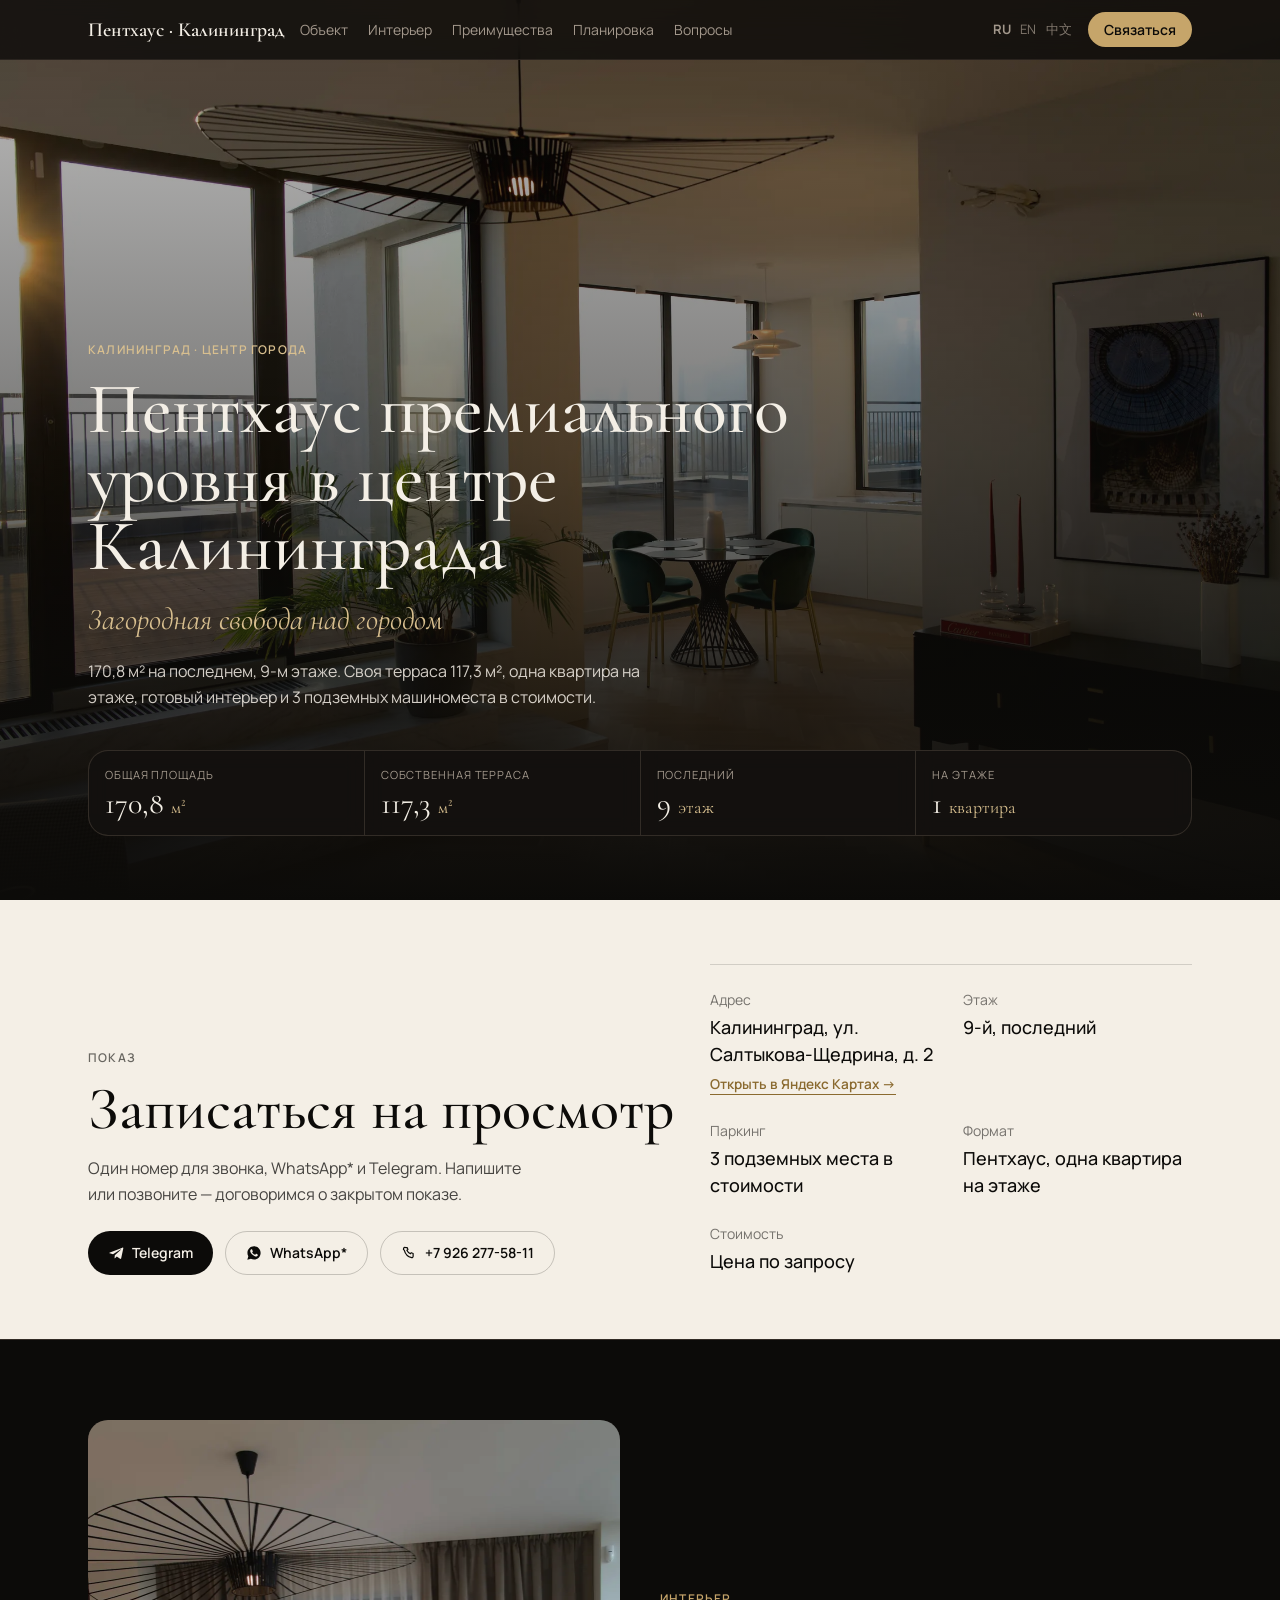
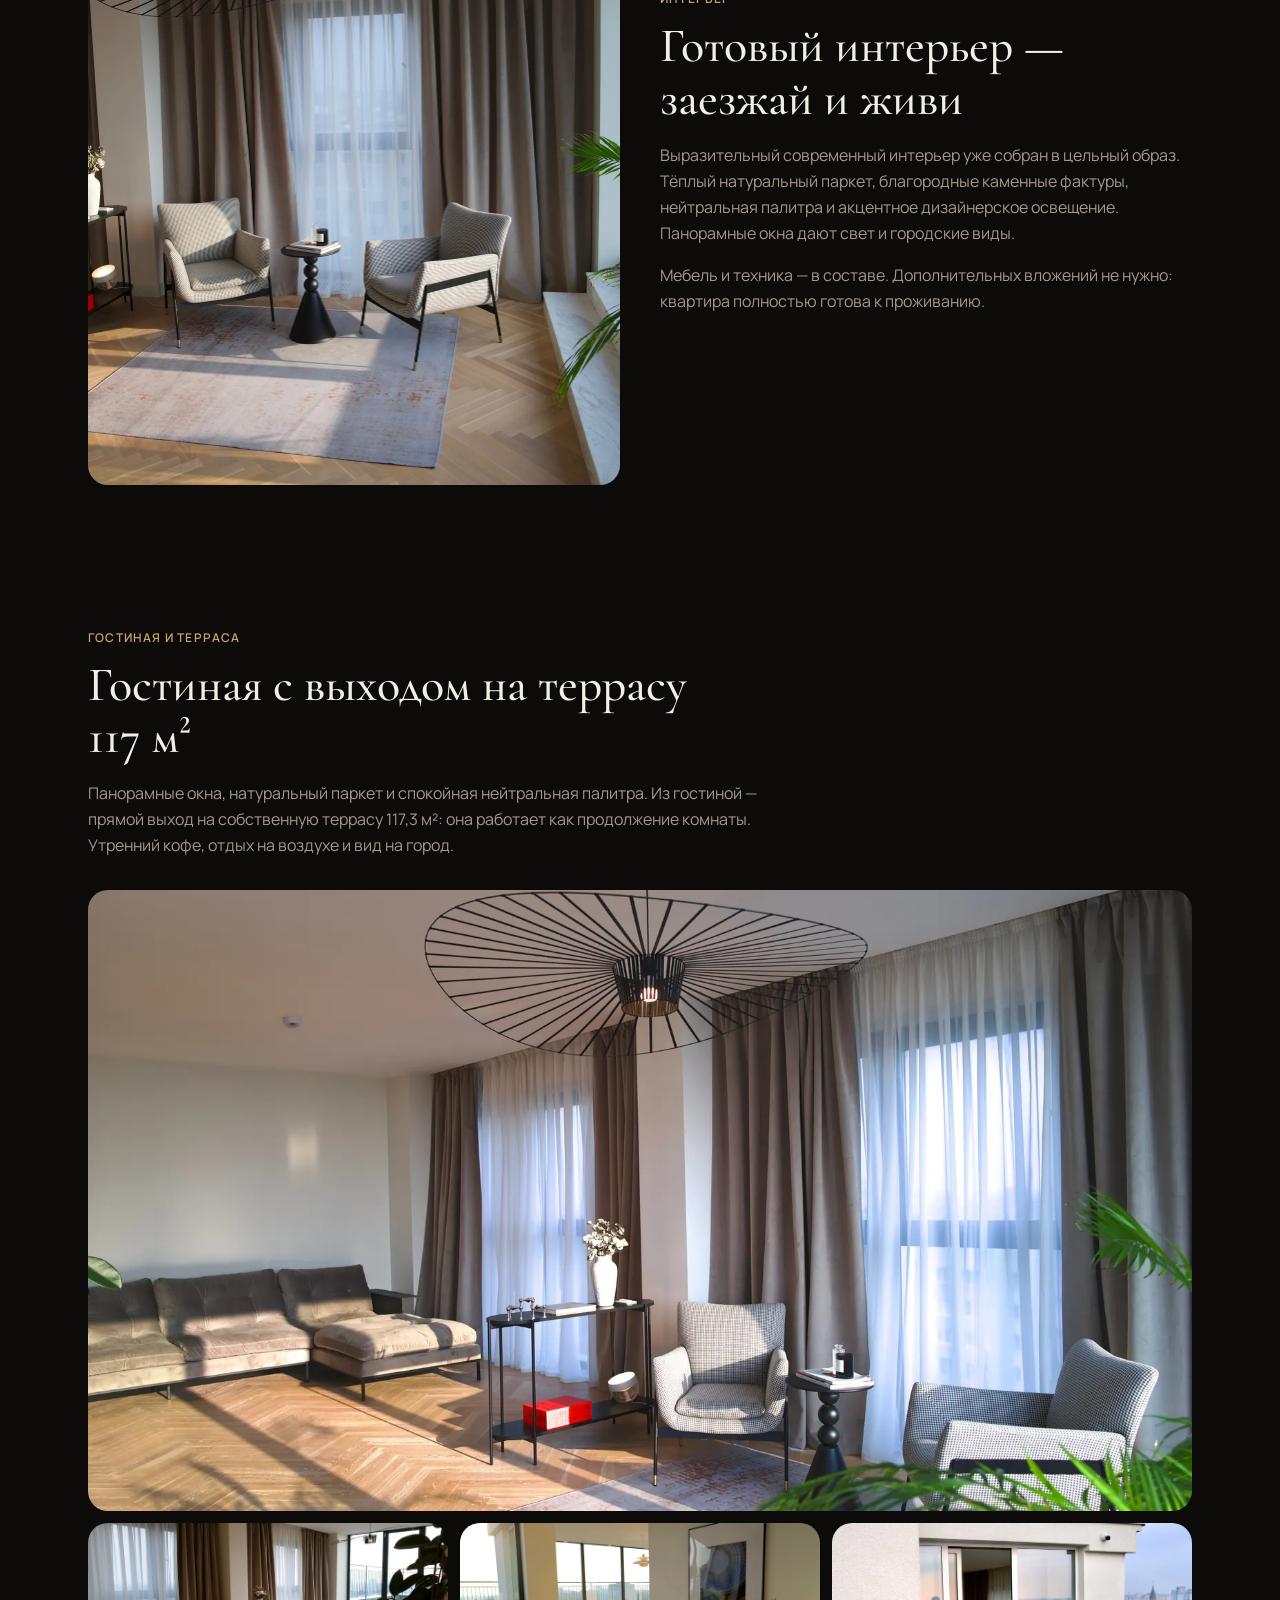
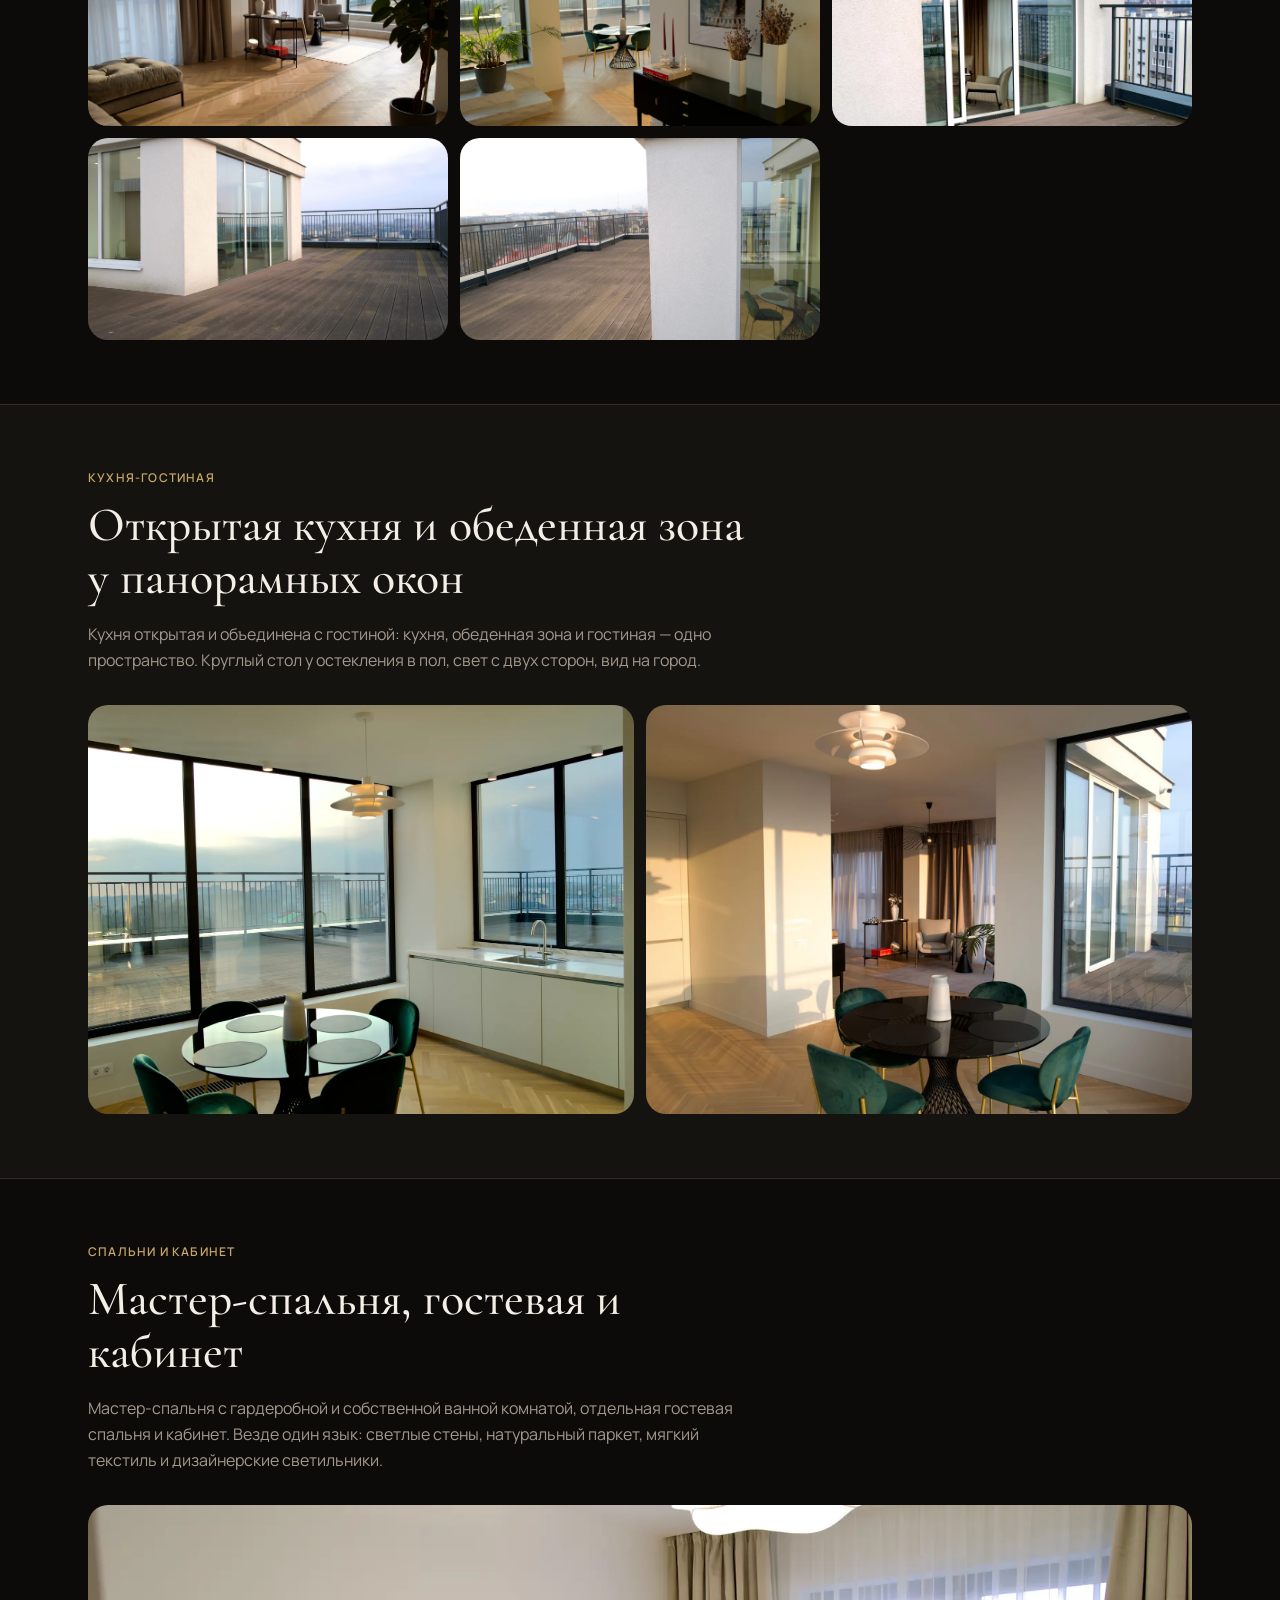
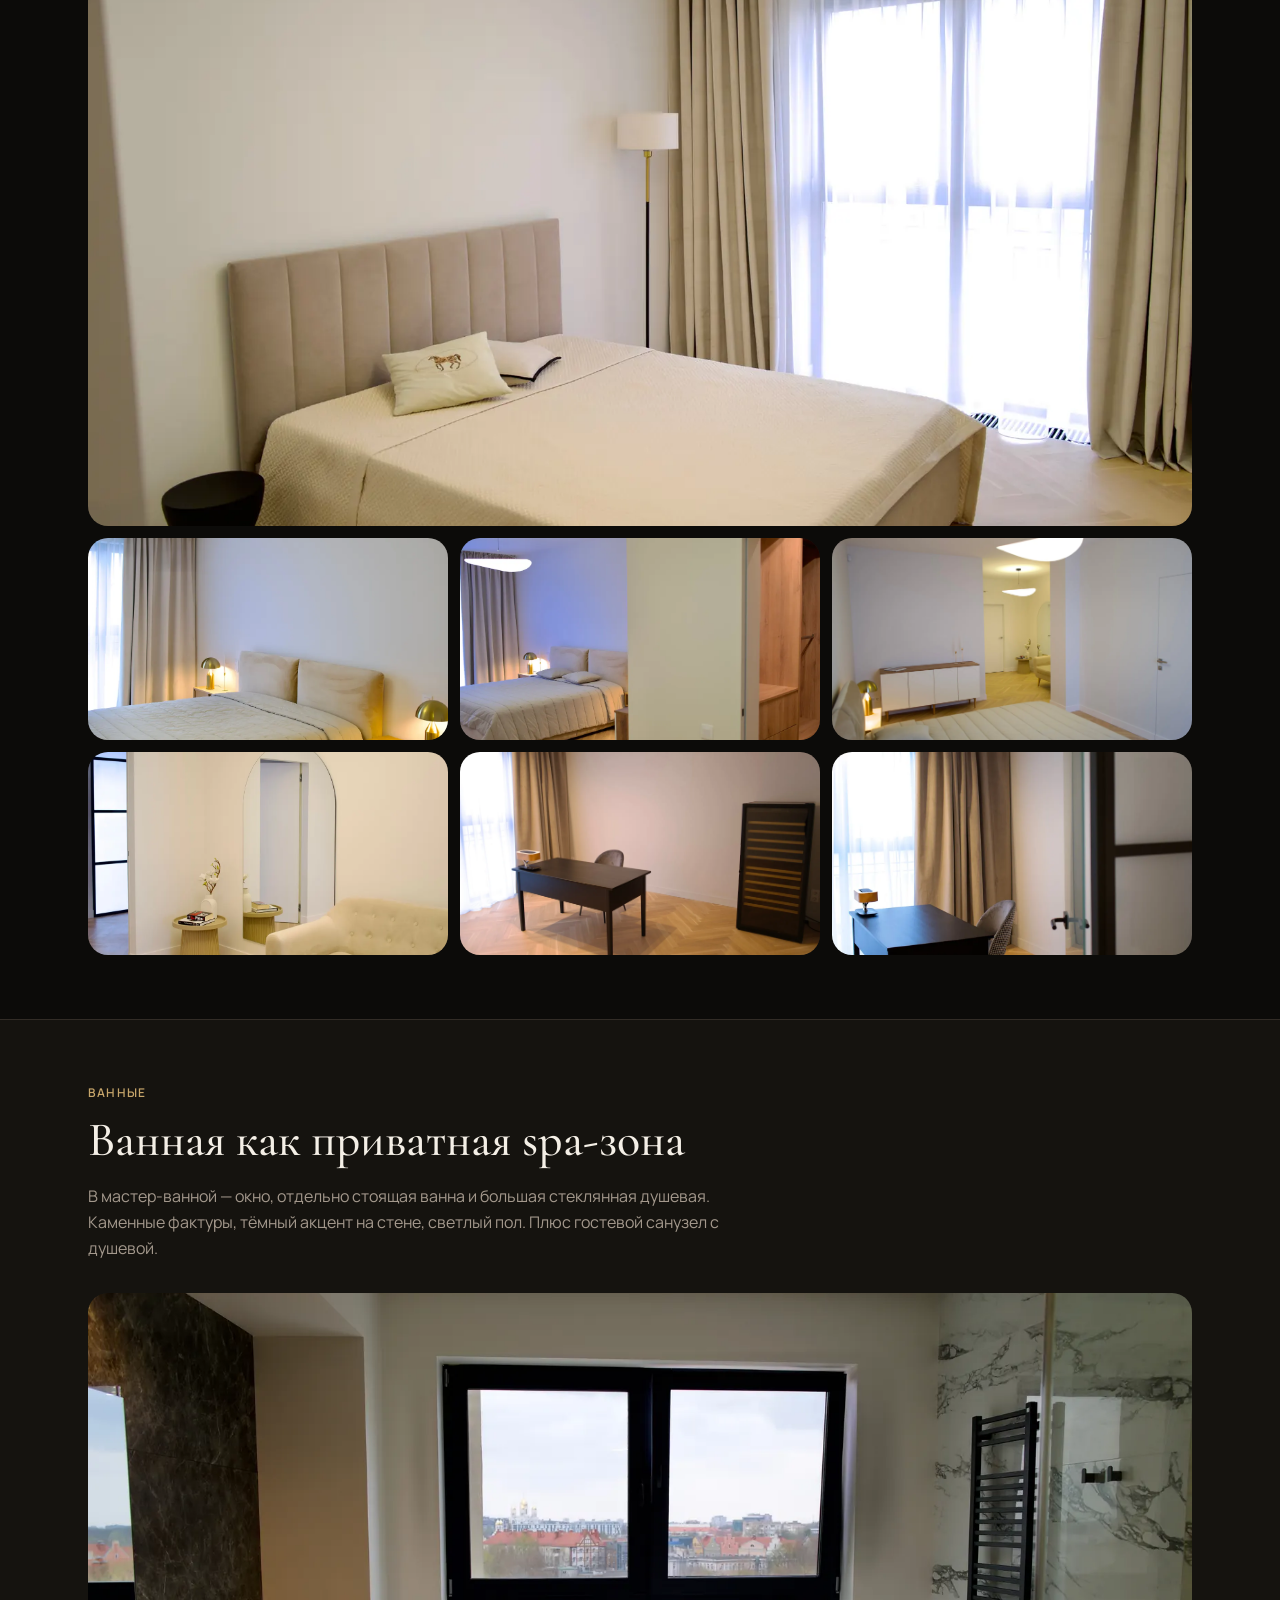
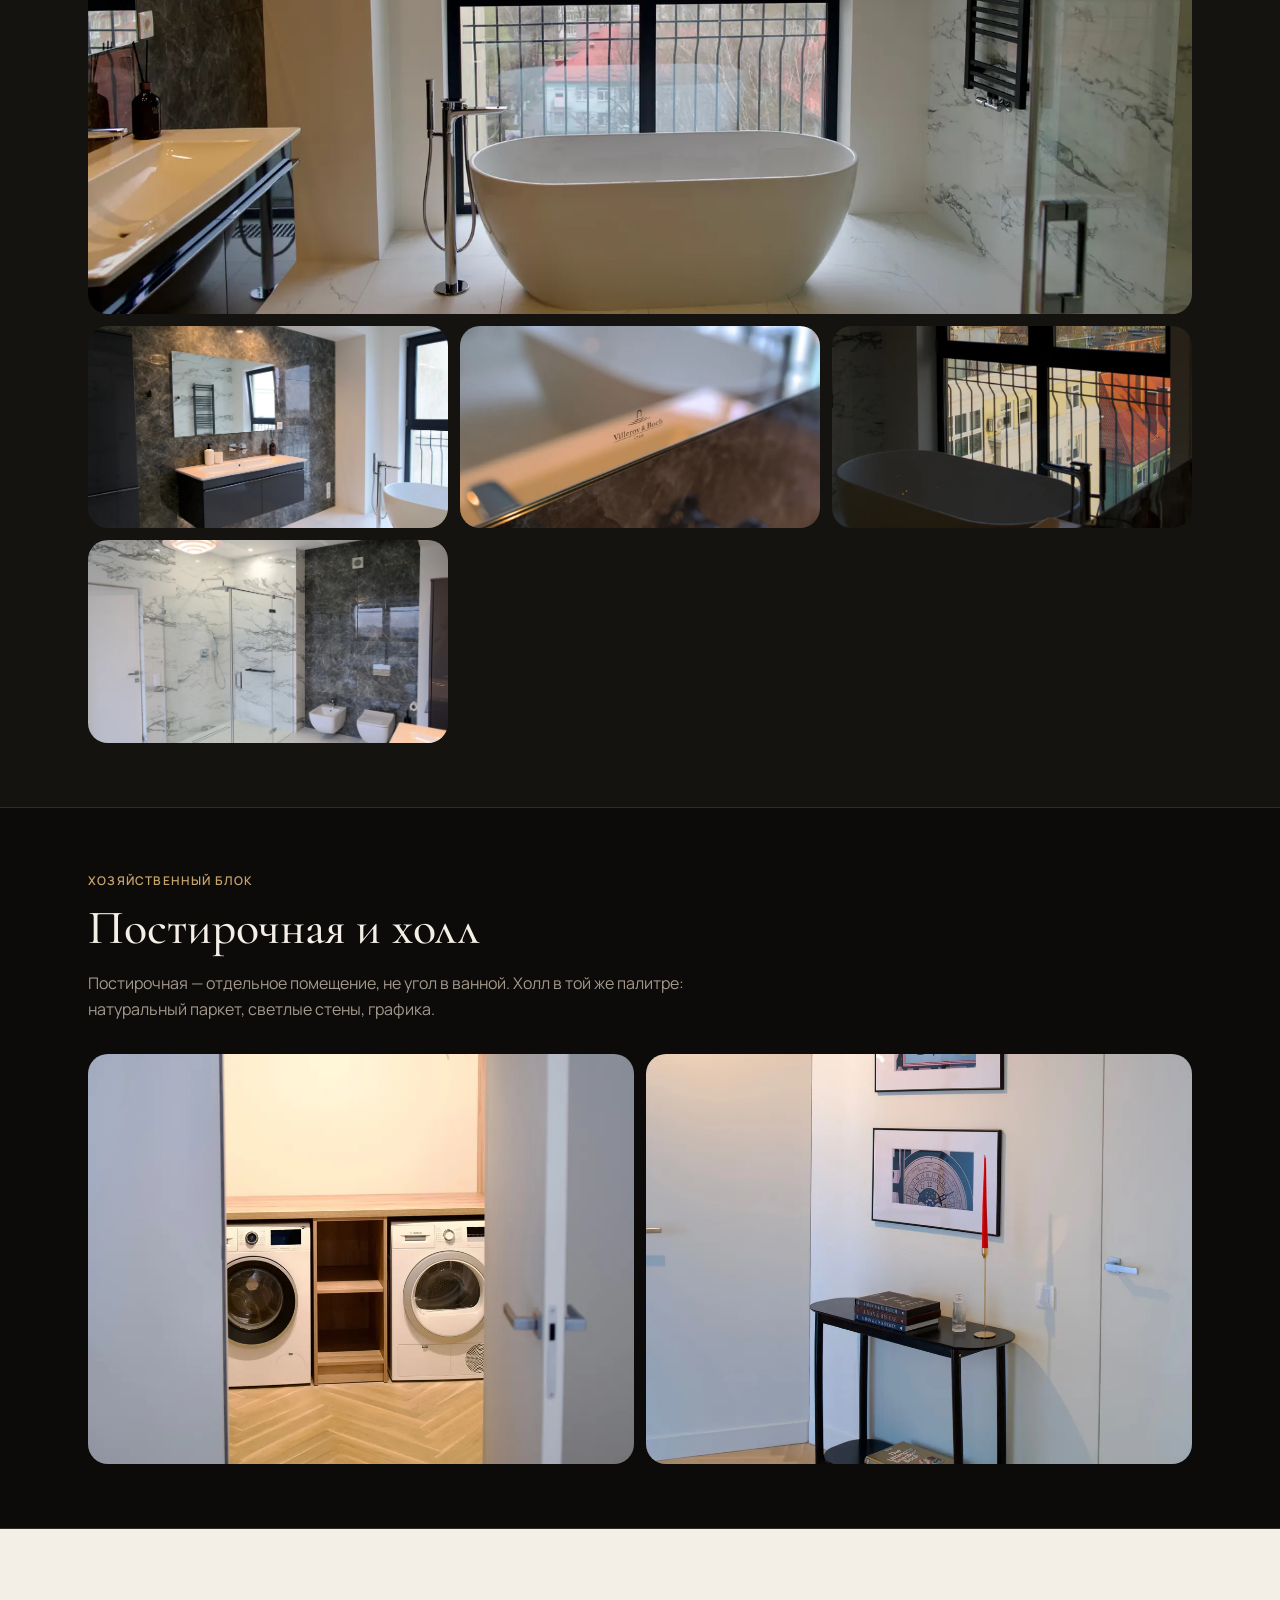
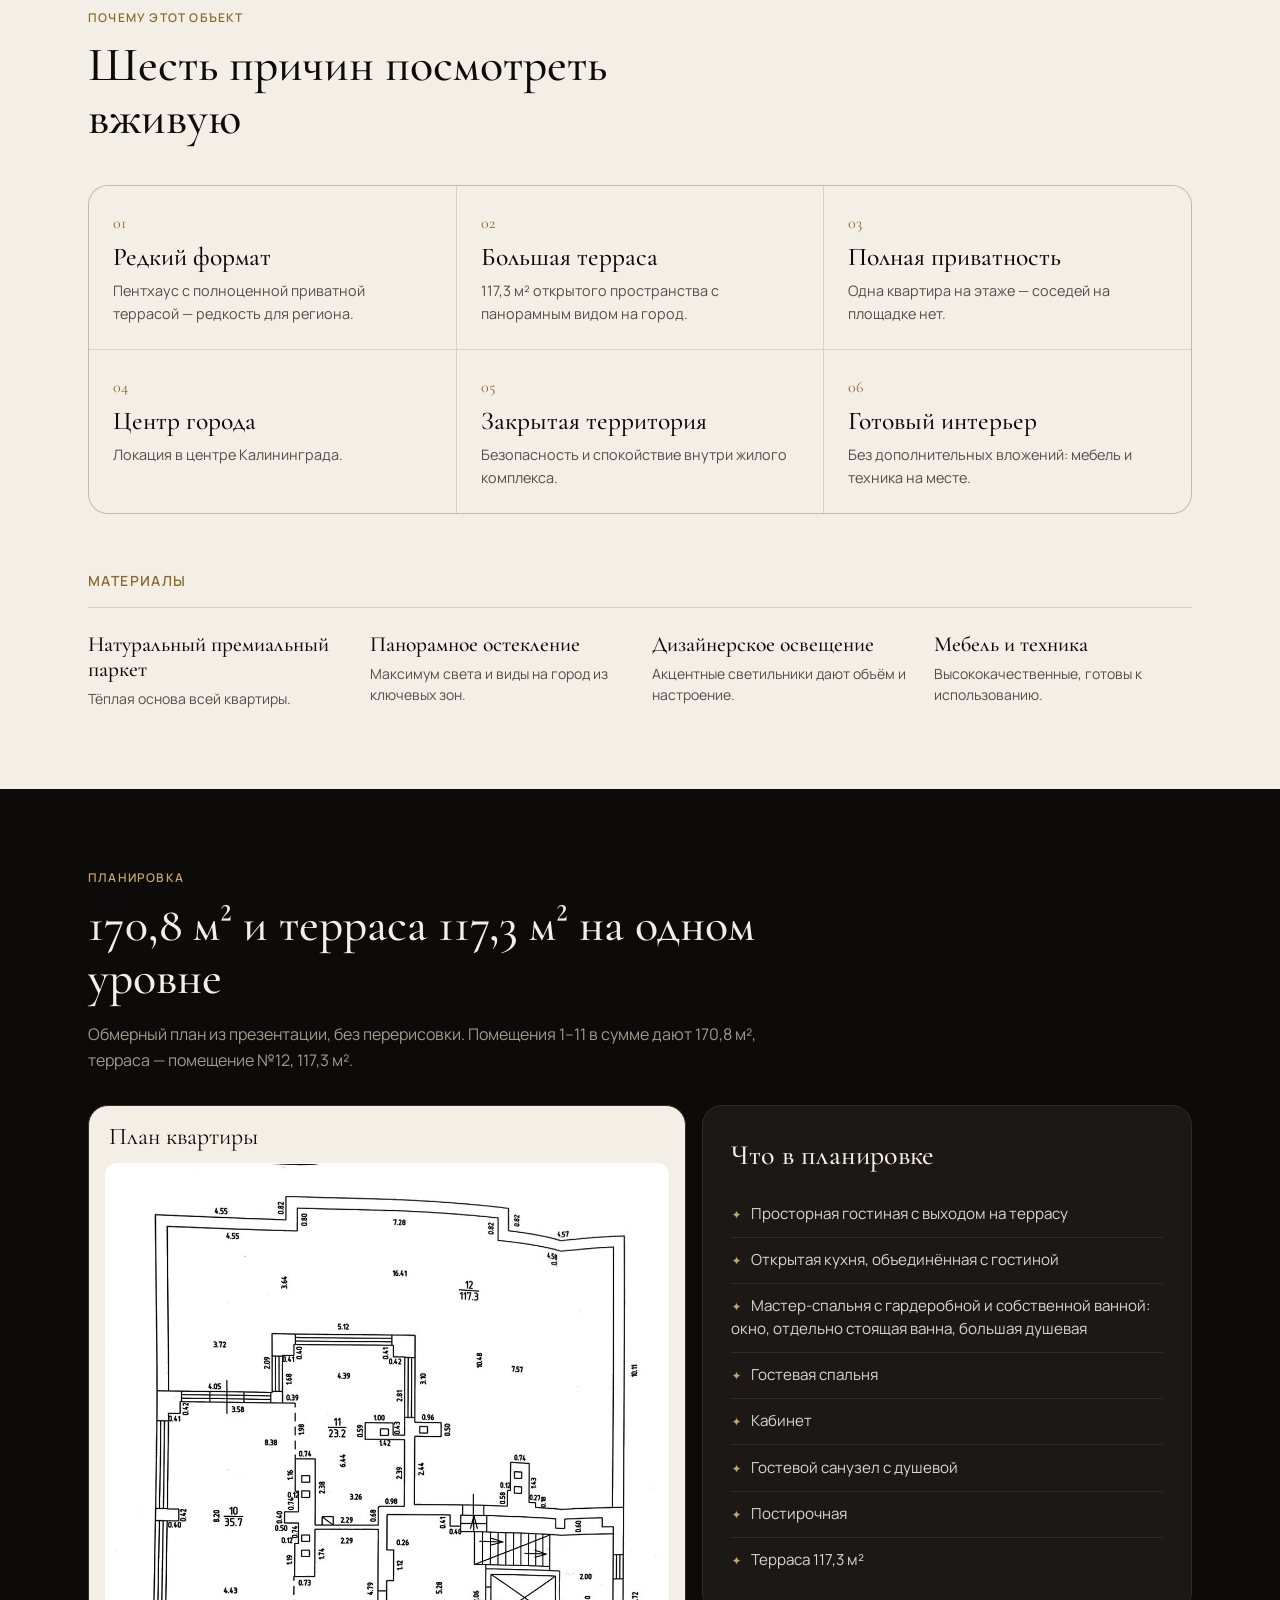
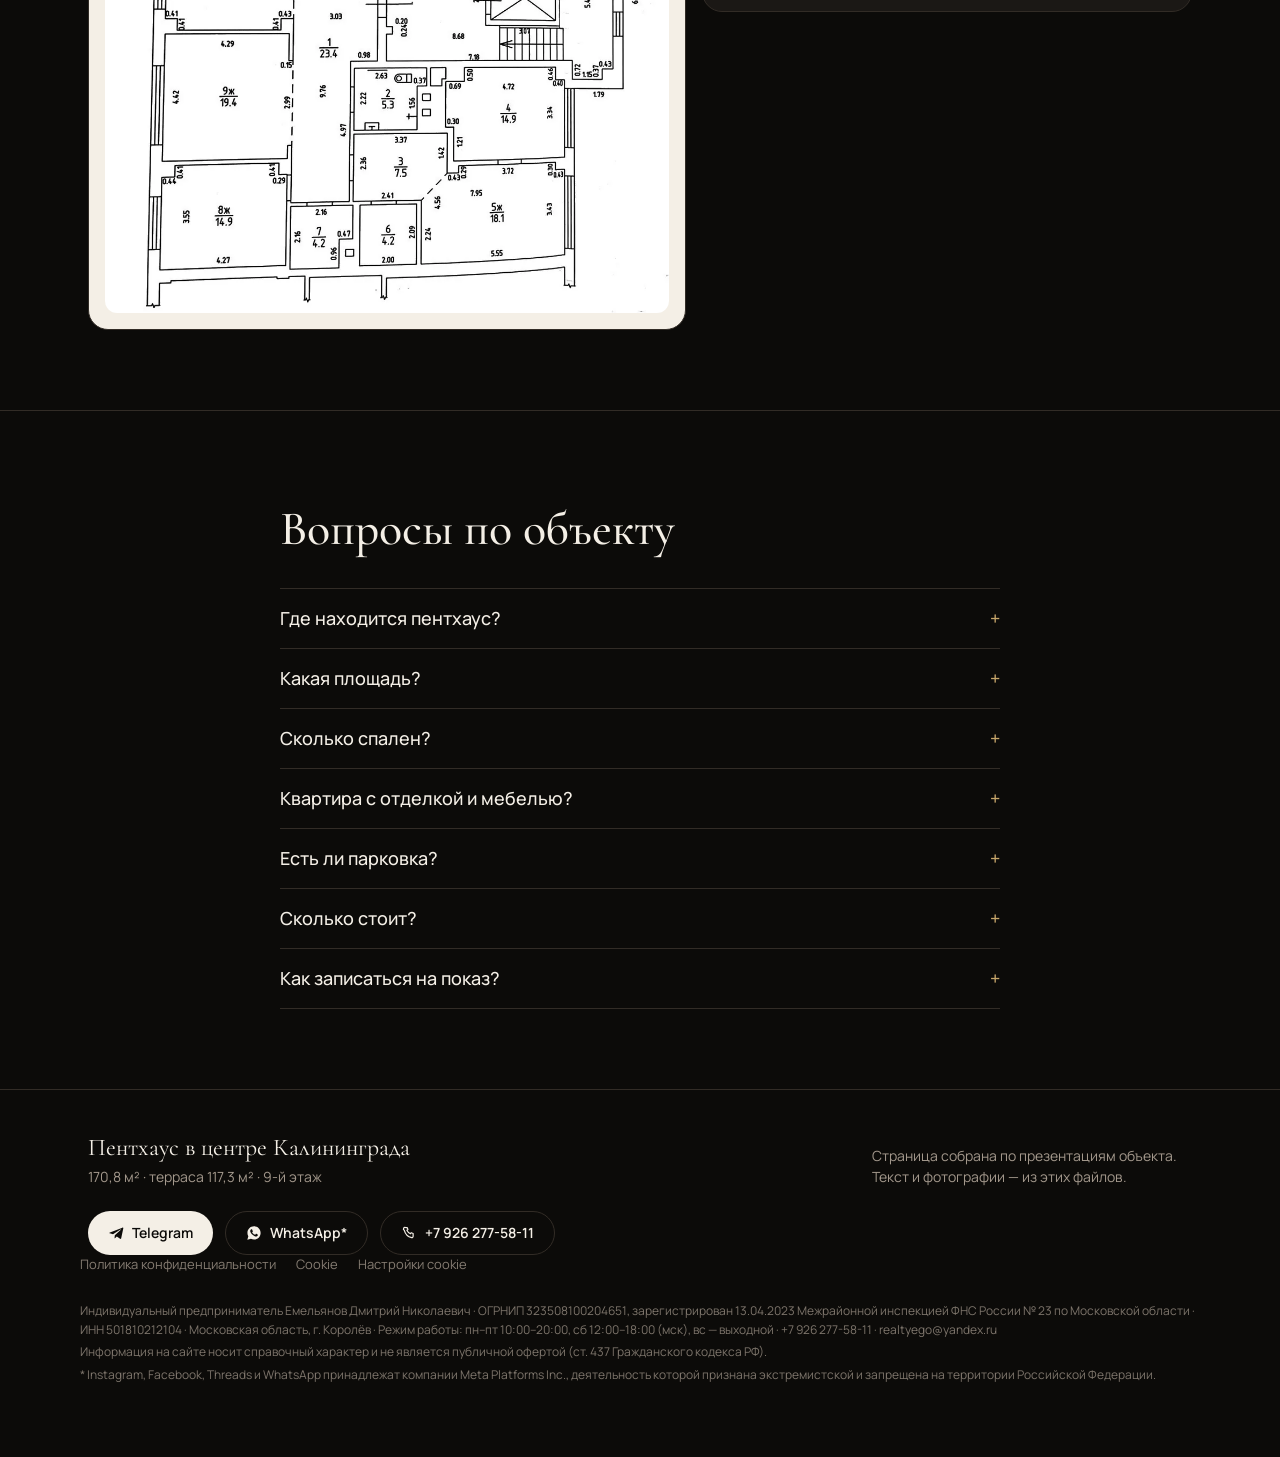
<file: index.html>
<!DOCTYPE html>
<html lang="ru">
<head>
<meta charset="utf-8">
<meta name="viewport" content="width=device-width, initial-scale=1">
<title>Пентхаус 170,8 м² с террасой 117,3 м² в центре Калининграда</title>
<meta name="description" content="Пентхаус премиального уровня в центре Калининграда: 170,8 м², собственная терраса 117,3 м², последний 9-й этаж, одна квартира на этаже, готовый интерьер, 3 подземных машиноместа в стоимости.">
<meta property="og:title" content="Пентхаус в центре Калининграда · 170,8 м² + терраса 117,3 м²">
<meta property="og:description" content="Последний этаж, одна квартира на этаже, готовый интерьер, 3 подземных машиноместа.">
<link rel="canonical" href="https://realtyego.github.io/penthouse-kaliningrad/">
<meta name="robots" content="index, follow, max-image-preview:large">
<meta property="og:type" content="website">
<meta property="og:locale" content="ru_RU">
<meta property="og:site_name" content="RealtyEGO">
<meta property="og:url" content="https://realtyego.github.io/penthouse-kaliningrad/">
<meta property="og:image" content="https://realtyego.github.io/penthouse-kaliningrad/og.jpg">
<meta property="og:image:alt" content="Гостиная пентхауса с панорамными окнами, Калининград">
<meta property="og:image:width" content="1200"><meta property="og:image:height" content="630">
<meta name="twitter:card" content="summary_large_image">
<meta name="twitter:title" content="Пентхаус в центре Калининграда · 170,8 м² + терраса 117,3 м²">
<meta name="twitter:description" content="Последний этаж, одна квартира на этаже, готовый интерьер, 3 подземных машиноместа.">
<meta name="twitter:image" content="https://realtyego.github.io/penthouse-kaliningrad/og.jpg">
<link rel="icon" href="favicon.svg" type="image/svg+xml">
<link rel="preload" as="image" href="photos/living-windows.webp" type="image/webp" fetchpriority="high">
<link rel="preconnect" href="https://fonts.googleapis.com"><link rel="preconnect" href="https://fonts.gstatic.com" crossorigin>
<link rel="stylesheet" href="https://fonts.googleapis.com/css2?family=Cormorant+Garamond:ital,wght@0,500;0,600;0,700;1,500;1,600&family=Manrope:wght@400;500;600;700&display=swap">
<link rel="stylesheet" href="assets/styles.css">
<script type="application/ld+json">{"@context":"https://schema.org","@graph":[{"@type":"RealEstateListing","name":"Пентхаус премиального уровня в центре Калининграда","description":"Пентхаус 170,8 м² с собственной террасой 117,3 м² на последнем, 9-м этаже. Одна квартира на этаже, закрытая территория, готовый интерьер, 3 подземных парковочных места в стоимости.","inLanguage":"ru","url":"https://realtyego.github.io/penthouse-kaliningrad/","image":["https://realtyego.github.io/penthouse-kaliningrad/photos/living-windows.jpg","https://realtyego.github.io/penthouse-kaliningrad/photos/terrace-wide.jpg","https://realtyego.github.io/penthouse-kaliningrad/photos/bath-window.jpg","https://realtyego.github.io/penthouse-kaliningrad/photos/plan.jpg"],"address":{"@type":"PostalAddress","streetAddress":"ул. Салтыкова-Щедрина, д. 2","addressLocality":"Калининград","addressCountry":"RU"},"telephone":"+79262775811"},{"@type":"Apartment","url":"https://realtyego.github.io/penthouse-kaliningrad/","name":"Пентхаус в центре Калининграда","floorSize":{"@type":"QuantitativeValue","value":170.8,"unitCode":"MTK"},"floorLevel":"9","address":{"@type":"PostalAddress","streetAddress":"ул. Салтыкова-Щедрина, д. 2","addressLocality":"Калининград","addressCountry":"RU"},"amenityFeature":[{"@type":"LocationFeatureSpecification","name":"Терраса 117,3 м²","value":true},{"@type":"LocationFeatureSpecification","name":"Открытая кухня-гостиная","value":true},{"@type":"LocationFeatureSpecification","name":"Подземный паркинг, 3 места","value":true},{"@type":"LocationFeatureSpecification","name":"Закрытая территория","value":true},{"@type":"LocationFeatureSpecification","name":"Постирочная","value":true}]}]}</script>
<link rel="stylesheet" href="https://realtyego.github.io/cookie_banner.css">
<link rel="alternate" hreflang="ru" href="https://realtyego.github.io/penthouse-kaliningrad/"><link rel="alternate" hreflang="en" href="https://realtyego.github.io/penthouse-kaliningrad/en/"><link rel="alternate" hreflang="zh-Hans" href="https://realtyego.github.io/penthouse-kaliningrad/zh/"><link rel="alternate" hreflang="x-default" href="https://realtyego.github.io/penthouse-kaliningrad/"><meta property="og:locale:alternate" content="en_US"><meta property="og:locale:alternate" content="zh_CN"></head>
<body>
<header class="topbar"><div class="wrap topbar-in">
<a href="#top" class="brand">Пентхаус · Калининград</a>
<nav class="nav"><a href="#object">Объект</a><a href="#rooms">Интерьер</a><a href="#features">Преимущества</a><a href="#plans">Планировка</a><a href="#faq">Вопросы</a></nav>
<nav class="lang-switch" aria-label="Язык" style="display:flex;gap:.6rem;font-size:.8125rem;color:var(--muted);margin-left:auto;white-space:nowrap"><a href="/penthouse-kaliningrad/" hreflang="ru" lang="ru" aria-current="page" style="color:inherit;font-weight:700;opacity:1">RU</a><a href="/penthouse-kaliningrad/en/" hreflang="en" lang="en" style="color:inherit;opacity:.75">EN</a><a href="/penthouse-kaliningrad/zh/" hreflang="zh-Hans" lang="zh-Hans" style="color:inherit;opacity:.75">中文</a></nav><a href="#contact" class="pill" style="margin-left:0">Связаться</a>
</div></header>

<main>
<section id="top" class="hero">
<picture><source srcset="photos/living-windows.webp" type="image/webp"><img src="photos/living-windows.jpg" alt="Гостиная пентхауса с панорамными окнами на последнем этаже" width="2400" height="1598" loading="eager" fetchpriority="high" decoding="async" class="hero-img"></picture>
<div class="hero-shade"></div>
<div class="wrap hero-in">
<p class="eyebrow light">Калининград · центр города</p>
<h1 class="h1">Пентхаус премиального уровня в центре Калининграда</h1>
<p class="tagline">Загородная свобода над городом</p>
<p class="hero-text">170,8 м² на последнем, 9-м этаже. Своя терраса 117,3 м², одна квартира на этаже, готовый интерьер и 3 подземных машиноместа в стоимости.</p>
<dl class="stats">
<div><dt>общая площадь</dt><dd>170,8 <span>м²</span></dd></div>
<div><dt>собственная терраса</dt><dd>117,3 <span>м²</span></dd></div>
<div><dt>последний</dt><dd>9 <span>этаж</span></dd></div>
<div><dt>на этаже</dt><dd>1 <span>квартира</span></dd></div>
</dl>
</div>
</section>

<section id="contact" class="contact"><div class="wrap contact-in">
<div>
<p class="eyebrow dark">Показ</p>
<h2 class="h2 big">Записаться на просмотр</h2>
<p class="contact-text">Один номер для звонка, WhatsApp* и Telegram. Напишите или позвоните — договоримся о закрытом показе.</p>
<div class="btns"><a href="https://t.me/realtyEGO" target="_blank" rel="noopener noreferrer" class="btn btn-solid"><svg viewBox="0 0 24 24" class="ico" aria-hidden="true" fill="currentColor"><path d="M21.6 4.2 2.9 11.1c-1.2.5-1.2 1.1-.2 1.4l4.8 1.5 11.2-7.1c.5-.3 1-.1.6.2l-9.1 8.2-.4 4.7c.5 0 .7-.2 1-.5l2.4-2.3 4.9 3.6c.9.5 1.5.2 1.7-.8l3.1-14.7c.3-1.3-.5-1.9-1.3-1.5Z"></path></svg>Telegram</a><a href="https://wa.me/79262775811?text=%D0%97%D0%B4%D1%80%D0%B0%D0%B2%D1%81%D1%82%D0%B2%D1%83%D0%B9%D1%82%D0%B5%21%20%D0%98%D0%BD%D1%82%D0%B5%D1%80%D0%B5%D1%81%D1%83%D0%B5%D1%82%20%D0%BF%D0%B5%D0%BD%D1%82%D1%85%D0%B0%D1%83%D1%81%20%D0%B2%20%D1%86%D0%B5%D0%BD%D1%82%D1%80%D0%B5%20%D0%9A%D0%B0%D0%BB%D0%B8%D0%BD%D0%B8%D0%BD%D0%B3%D1%80%D0%B0%D0%B4%D0%B0%2C%20170%2C8%20%D0%BC%C2%B2%20%D1%81%20%D1%82%D0%B5%D1%80%D1%80%D0%B0%D1%81%D0%BE%D0%B9%20117%2C3%20%D0%BC%C2%B2." target="_blank" rel="noopener noreferrer" class="btn btn-line-dark"><svg viewBox="0 0 24 24" class="ico" aria-hidden="true" fill="currentColor"><path d="M12.04 2C6.58 2 2.15 6.4 2.15 11.83c0 1.74.46 3.44 1.33 4.94L2 22l5.39-1.41a10 10 0 0 0 4.65 1.18h.01c5.46 0 9.89-4.4 9.89-9.83C21.94 6.4 17.5 2 12.04 2Zm5.76 13.86c-.24.68-1.4 1.25-1.94 1.33-.5.07-1.12.1-1.81-.11-.41-.13-.95-.31-1.64-.61-2.88-1.25-4.76-4.15-4.9-4.35-.14-.19-1.16-1.54-1.16-2.94s.73-2.08 1-2.37c.26-.28.57-.35.76-.35.19 0 .38 0 .55.01.17.01.41-.07.64.49.24.58.81 2 .88 2.15.07.14.12.32.02.51-.1.2-.15.32-.29.49-.14.17-.3.38-.43.51-.14.14-.29.29-.12.57.16.28.73 1.21 1.57 1.96 1.08.96 1.99 1.26 2.27 1.4.28.14.44.12.6-.07.16-.19.69-.8.87-1.08.18-.27.37-.23.62-.14.25.09 1.6.75 1.87.89.28.14.46.2.53.32.07.12.07.68-.17 1.36Z"></path></svg>WhatsApp*</a><a href="tel:+79262775811" class="btn btn-line-dark"><svg viewBox="0 0 24 24" class="ico" aria-hidden="true" fill="none" stroke="currentColor" stroke-width="1.8"><path stroke-linecap="round" stroke-linejoin="round" d="M7 3.8h2.2l1.2 3-1.6 1a12 12 0 0 0 5.4 5.4l1-1.6 3 1.2V17a2 2 0 0 1-2.2 2A15.2 15.2 0 0 1 5 8a2 2 0 0 1 2-4.2Z"></path></svg>+7 926 277-58-11</a></div>
</div>
<dl class="facts">
<div><dt>Адрес</dt><dd>Калининград, ул. Салтыкова-Щедрина, д. 2<br><a class="maplink" href="https://yandex.ru/maps/?text=%D0%9A%D0%B0%D0%BB%D0%B8%D0%BD%D0%B8%D0%BD%D0%B3%D1%80%D0%B0%D0%B4%2C%20%D1%83%D0%BB.%20%D0%A1%D0%B0%D0%BB%D1%82%D1%8B%D0%BA%D0%BE%D0%B2%D0%B0-%D0%A9%D0%B5%D0%B4%D1%80%D0%B8%D0%BD%D0%B0%2C%20%D0%B4.%202" target="_blank" rel="noopener noreferrer">Открыть в Яндекс Картах →</a></dd></div>
<div><dt>Этаж</dt><dd>9-й, последний</dd></div>
<div><dt>Паркинг</dt><dd>3 подземных места в стоимости</dd></div>
<div><dt>Формат</dt><dd>Пентхаус, одна квартира на этаже</dd></div>
<div><dt>Стоимость</dt><dd>Цена по запросу</dd></div>
</dl>
</div></section>

<section id="object" class="wrap py20"><div class="object">
<button type="button" class="tile tile-tall" data-full="photos/living-chairs.jpg" aria-label="Открыть фото: гостиная"><picture><source srcset="photos/living-chairs.webp" type="image/webp"><img src="photos/living-chairs.jpg" alt="Гостиная: два кресла, ковёр и дизайнерская люстра" width="1065" height="1600" loading="lazy" decoding="async"></picture></button>
<div>
<p class="eyebrow">Интерьер</p>
<h2 class="h2">Готовый интерьер — заезжай и живи</h2>
<p class="lead">Выразительный современный интерьер уже собран в цельный образ. Тёплый натуральный паркет, благородные каменные фактуры, нейтральная палитра и акцентное дизайнерское освещение. Панорамные окна дают свет и городские виды.</p>
<p class="lead">Мебель и техника — в составе. Дополнительных вложений не нужно: квартира полностью готова к проживанию.</p>
</div>
</div></section>

<section id="rooms">
<article id="living" class="room"><div class="wrap py16"><p class="eyebrow">Гостиная и терраса</p><h2 class="h2">Гостиная с выходом на террасу 117 м²</h2><p class="lead">Панорамные окна, натуральный паркет и спокойная нейтральная палитра. Из гостиной — прямой выход на собственную террасу 117,3 м²: она работает как продолжение комнаты. Утренний кофе, отдых на воздухе и вид на город.</p><div class="grid-photos"><button type="button" class="tile tile-big" data-full="photos/living-sofa.jpg" aria-label="Открыть фото: Гостиная с панорамными окнами, диванной зоной и натуральным паркетом"><picture><source srcset="photos/living-sofa.webp" type="image/webp"><img src="photos/living-sofa.jpg" alt="Гостиная с панорамными окнами, диванной зоной и натуральным паркетом" width="1600" height="1066" loading="lazy" decoding="async"></picture></button><button type="button" class="tile" data-full="photos/living-wide.jpg" aria-label="Открыть фото: Гостиная: шторы в пол, пуф и рабочий столик у окна"><picture><source srcset="photos/living-wide.webp" type="image/webp"><img src="photos/living-wide.jpg" alt="Гостиная: шторы в пол, пуф и рабочий столик у окна" width="1600" height="1065" loading="lazy" decoding="async"></picture></button><button type="button" class="tile" data-full="photos/living-console.jpg" aria-label="Открыть фото: Гостиная с консолью, картиной и видом на обеденную зону"><picture><source srcset="photos/living-console.webp" type="image/webp"><img src="photos/living-console.jpg" alt="Гостиная с консолью, картиной и видом на обеденную зону" width="1600" height="1065" loading="lazy" decoding="async"></picture></button><button type="button" class="tile" data-full="photos/terrace-door.jpg" aria-label="Открыть фото: Выход из гостиной на террасу"><picture><source srcset="photos/terrace-door.webp" type="image/webp"><img src="photos/terrace-door.jpg" alt="Выход из гостиной на террасу" width="1600" height="1065" loading="lazy" decoding="async"></picture></button><button type="button" class="tile" data-full="photos/terrace.jpg" aria-label="Открыть фото: Терраса с деревянным настилом и панорамным остеклением квартиры"><picture><source srcset="photos/terrace.webp" type="image/webp"><img src="photos/terrace.jpg" alt="Терраса с деревянным настилом и панорамным остеклением квартиры" width="1600" height="1065" loading="lazy" decoding="async"></picture></button><button type="button" class="tile" data-full="photos/terrace-wide.jpg" aria-label="Открыть фото: Терраса последнего этажа с видом на город"><picture><source srcset="photos/terrace-wide.webp" type="image/webp"><img src="photos/terrace-wide.jpg" alt="Терраса последнего этажа с видом на город" width="1600" height="1065" loading="lazy" decoding="async"></picture></button></div></div></article>
<article id="kitchen" class="room"><div class="wrap py16"><p class="eyebrow">Кухня-гостиная</p><h2 class="h2">Открытая кухня и обеденная зона у панорамных окон</h2><p class="lead">Кухня открытая и объединена с гостиной: кухня, обеденная зона и гостиная — одно пространство. Круглый стол у остекления в пол, свет с двух сторон, вид на город.</p><div class="grid-photos two"><button type="button" class="tile" data-full="photos/dining-kitchen.jpg" aria-label="Открыть фото: Обеденная зона и кухня у панорамных окон"><picture><source srcset="photos/dining-kitchen.webp" type="image/webp"><img src="photos/dining-kitchen.jpg" alt="Обеденная зона и кухня у панорамных окон" width="1600" height="1065" loading="lazy" decoding="async"></picture></button><button type="button" class="tile" data-full="photos/dining.jpg" aria-label="Открыть фото: Обеденная зона: круглый стол, зелёные стулья, вид на город"><picture><source srcset="photos/dining.webp" type="image/webp"><img src="photos/dining.jpg" alt="Обеденная зона: круглый стол, зелёные стулья, вид на город" width="1600" height="1066" loading="lazy" decoding="async"></picture></button></div></div></article>
<article id="bedrooms" class="room"><div class="wrap py16"><p class="eyebrow">Спальни и кабинет</p><h2 class="h2">Мастер-спальня, гостевая и кабинет</h2><p class="lead">Мастер-спальня с гардеробной и собственной ванной комнатой, отдельная гостевая спальня и кабинет. Везде один язык: светлые стены, натуральный паркет, мягкий текстиль и дизайнерские светильники.</p><div class="grid-photos"><button type="button" class="tile tile-big" data-full="photos/bedroom-2.jpg" aria-label="Открыть фото: Спальня с большой кроватью и окнами в пол"><picture><source srcset="photos/bedroom-2.webp" type="image/webp"><img src="photos/bedroom-2.jpg" alt="Спальня с большой кроватью и окнами в пол" width="1600" height="1066" loading="lazy" decoding="async"></picture></button><button type="button" class="tile" data-full="photos/bedroom-1.jpg" aria-label="Открыть фото: Спальня с прикроватными тумбами и подвесным светильником"><picture><source srcset="photos/bedroom-1.webp" type="image/webp"><img src="photos/bedroom-1.jpg" alt="Спальня с прикроватными тумбами и подвесным светильником" width="1065" height="1600" loading="lazy" decoding="async"></picture></button><button type="button" class="tile" data-full="photos/bedroom-1-door.jpg" aria-label="Открыть фото: Спальня с проходом в соседнее помещение"><picture><source srcset="photos/bedroom-1-door.webp" type="image/webp"><img src="photos/bedroom-1-door.jpg" alt="Спальня с проходом в соседнее помещение" width="1065" height="1600" loading="lazy" decoding="async"></picture></button><button type="button" class="tile" data-full="photos/bedroom-room.jpg" aria-label="Открыть фото: Комната с комодом и видом в коридор"><picture><source srcset="photos/bedroom-room.webp" type="image/webp"><img src="photos/bedroom-room.jpg" alt="Комната с комодом и видом в коридор" width="1600" height="1066" loading="lazy" decoding="async"></picture></button><button type="button" class="tile" data-full="photos/lounge-arch.jpg" aria-label="Открыть фото: Зона с диваном и арочным проёмом"><picture><source srcset="photos/lounge-arch.webp" type="image/webp"><img src="photos/lounge-arch.jpg" alt="Зона с диваном и арочным проёмом" width="1065" height="1600" loading="lazy" decoding="async"></picture></button><button type="button" class="tile" data-full="photos/study.jpg" aria-label="Открыть фото: Кабинет: рабочий стол и винный шкаф"><picture><source srcset="photos/study.webp" type="image/webp"><img src="photos/study.jpg" alt="Кабинет: рабочий стол и винный шкаф" width="1600" height="1065" loading="lazy" decoding="async"></picture></button><button type="button" class="tile" data-full="photos/study-door.jpg" aria-label="Открыть фото: Кабинет со стеклянной дверью в чёрной раме"><picture><source srcset="photos/study-door.webp" type="image/webp"><img src="photos/study-door.jpg" alt="Кабинет со стеклянной дверью в чёрной раме" width="1064" height="1600" loading="lazy" decoding="async"></picture></button></div></div></article>
<article id="baths" class="room"><div class="wrap py16"><p class="eyebrow">Ванные</p><h2 class="h2">Ванная как приватная spa-зона</h2><p class="lead">В мастер-ванной — окно, отдельно стоящая ванна и большая стеклянная душевая. Каменные фактуры, тёмный акцент на стене, светлый пол. Плюс гостевой санузел с душевой.</p><div class="grid-photos"><button type="button" class="tile tile-big" data-full="photos/bath-window.jpg" aria-label="Открыть фото: Мастер-ванная: отдельно стоящая ванна у окна"><picture><source srcset="photos/bath-window.webp" type="image/webp"><img src="photos/bath-window.jpg" alt="Мастер-ванная: отдельно стоящая ванна у окна" width="1600" height="1065" loading="lazy" decoding="async"></picture></button><button type="button" class="tile" data-full="photos/bath-vanity.jpg" aria-label="Открыть фото: Ванная: каменная стена, подвесная тумба, зеркало"><picture><source srcset="photos/bath-vanity.webp" type="image/webp"><img src="photos/bath-vanity.jpg" alt="Ванная: каменная стена, подвесная тумба, зеркало" width="1600" height="1066" loading="lazy" decoding="async"></picture></button><button type="button" class="tile" data-full="photos/bath-detail.jpg" aria-label="Открыть фото: Ванная: смеситель и столешница из камня"><picture><source srcset="photos/bath-detail.webp" type="image/webp"><img src="photos/bath-detail.jpg" alt="Ванная: смеситель и столешница из камня" width="1064" height="1600" loading="lazy" decoding="async"></picture></button><button type="button" class="tile" data-full="photos/bath-evening.jpg" aria-label="Открыть фото: Ванная вечером: вид из окна на город"><picture><source srcset="photos/bath-evening.webp" type="image/webp"><img src="photos/bath-evening.jpg" alt="Ванная вечером: вид из окна на город" width="1065" height="1600" loading="lazy" decoding="async"></picture></button><button type="button" class="tile" data-full="photos/shower-room.jpg" aria-label="Открыть фото: Санузел с мраморной отделкой и стеклянной душевой"><picture><source srcset="photos/shower-room.webp" type="image/webp"><img src="photos/shower-room.jpg" alt="Санузел с мраморной отделкой и стеклянной душевой" width="1600" height="1066" loading="lazy" decoding="async"></picture></button></div></div></article>
<article id="service" class="room"><div class="wrap py16"><p class="eyebrow">Хозяйственный блок</p><h2 class="h2">Постирочная и холл</h2><p class="lead">Постирочная — отдельное помещение, не угол в ванной. Холл в той же палитре: натуральный паркет, светлые стены, графика.</p><div class="grid-photos two"><button type="button" class="tile" data-full="photos/laundry.jpg" aria-label="Открыть фото: Постирочная со стиральной и сушильной машинами"><picture><source srcset="photos/laundry.webp" type="image/webp"><img src="photos/laundry.jpg" alt="Постирочная со стиральной и сушильной машинами" width="1065" height="1600" loading="lazy" decoding="async"></picture></button><button type="button" class="tile" data-full="photos/hall.jpg" aria-label="Открыть фото: Холл с консолью и графикой на стене"><picture><source srcset="photos/hall.webp" type="image/webp"><img src="photos/hall.jpg" alt="Холл с консолью и графикой на стене" width="1065" height="1600" loading="lazy" decoding="async"></picture></button></div></div></article>
</section>

<section id="features" class="features"><div class="wrap py20">
<p class="eyebrow">Почему этот объект</p>
<h2 class="h2">Шесть причин посмотреть вживую</h2>
<ol class="adv">
<li><span>01</span><h3>Редкий формат</h3><p>Пентхаус с полноценной приватной террасой — редкость для региона.</p></li>
<li><span>02</span><h3>Большая терраса</h3><p>117,3 м² открытого пространства с панорамным видом на город.</p></li>
<li><span>03</span><h3>Полная приватность</h3><p>Одна квартира на этаже — соседей на площадке нет.</p></li>
<li><span>04</span><h3>Центр города</h3><p>Локация в центре Калининграда.</p></li>
<li><span>05</span><h3>Закрытая территория</h3><p>Безопасность и спокойствие внутри жилого комплекса.</p></li>
<li><span>06</span><h3>Готовый интерьер</h3><p>Без дополнительных вложений: мебель и техника на месте.</p></li>
</ol>
<div class="materials">
<p class="eyebrow">Материалы</p>
<ul>
<li><h3>Натуральный премиальный паркет</h3><p>Тёплая основа всей квартиры.</p></li>
<li><h3>Панорамное остекление</h3><p>Максимум света и виды на город из ключевых зон.</p></li>
<li><h3>Дизайнерское освещение</h3><p>Акцентные светильники дают объём и настроение.</p></li>
<li><h3>Мебель и техника</h3><p>Высококачественные, готовы к использованию.</p></li>
</ul>
</div>
</div></section>

<section id="plans" class="wrap py20">
<p class="eyebrow">Планировка</p>
<h2 class="h2">170,8 м² и терраса 117,3 м² на одном уровне</h2>
<p class="lead">Обмерный план из презентации, без перерисовки. Помещения 1–11 в сумме дают 170,8 м², терраса — помещение №12, 117,3 м².</p>
<div class="plan-grid">
<button type="button" class="plan-card" data-full="photos/plan.jpg" aria-label="Открыть план"><span class="plan-title">План квартиры</span><picture><source srcset="photos/plan.webp" type="image/webp"><img src="photos/plan.jpg" alt="Обмерный план пентхауса с экспликацией помещений и террасой 117,3 м²" width="1051" height="1397" loading="lazy" decoding="async"></picture></button>
<div class="plan-list">
<h3>Что в планировке</h3>
<ul>
<li>Просторная гостиная с выходом на террасу</li>
<li>Открытая кухня, объединённая с гостиной</li>
<li>Мастер-спальня с гардеробной и собственной ванной: окно, отдельно стоящая ванна, большая душевая</li>
<li>Гостевая спальня</li>
<li>Кабинет</li>
<li>Гостевой санузел с душевой</li>
<li>Постирочная</li>
<li>Терраса 117,3 м²</li>
</ul>
</div>
</div>
</section>

<section id="faq" class="faq"><div class="wrap-narrow py20">
<h2 class="h2">Вопросы по объекту</h2>
<div class="faq-list">
<details><summary>Где находится пентхаус?<span>+</span></summary><p>Калининград, ул. Салтыкова-Щедрина, д. 2 — центр города, закрытая территория жилого комплекса. Последний, 9-й этаж. <a class="maplink" href="https://yandex.ru/maps/?text=%D0%9A%D0%B0%D0%BB%D0%B8%D0%BD%D0%B8%D0%BD%D0%B3%D1%80%D0%B0%D0%B4%2C%20%D1%83%D0%BB.%20%D0%A1%D0%B0%D0%BB%D1%82%D1%8B%D0%BA%D0%BE%D0%B2%D0%B0-%D0%A9%D0%B5%D0%B4%D1%80%D0%B8%D0%BD%D0%B0%2C%20%D0%B4.%202" target="_blank" rel="noopener noreferrer">Яндекс Карты →</a></p></details>
<details><summary>Какая площадь?<span>+</span></summary><p>Общая площадь квартиры — 170,8 м². Плюс собственная терраса 117,3 м².</p></details>
<details><summary>Сколько спален?<span>+</span></summary><p>Мастер-спальня с гардеробной и своей ванной, гостевая спальня и отдельный кабинет. Плюс гостиная с открытой кухней и выходом на террасу, гостевой санузел с душевой и постирочная.</p></details>
<details><summary>Квартира с отделкой и мебелью?<span>+</span></summary><p>Да. Интерьер полностью готов к проживанию: натуральный паркет, каменные фактуры, дизайнерское освещение, высококачественная мебель и техника. Дополнительных вложений не нужно.</p></details>
<details><summary>Есть ли парковка?<span>+</span></summary><p>Да, в стоимость входят 3 подземных парковочных места.</p></details>
<details><summary>Сколько стоит?<span>+</span></summary><p>Цена по запросу. Позвоните +7 926 277-58-11 или напишите в WhatsApp* или Telegram — назовём стоимость и расскажем об условиях.</p></details>
<details><summary>Как записаться на показ?<span>+</span></summary><p>Позвоните или напишите в WhatsApp* на +7 926 277-58-11, в Telegram — @realtyEGO.</p></details>
</div>
</div></section>
</main>

<footer class="footer"><div class="wrap footer-in">
<div><p class="footer-title">Пентхаус в центре Калининграда</p><p>170,8 м² · терраса 117,3 м² · 9-й этаж</p></div>
<p class="footer-note">Страница собрана по презентациям объекта. Текст и фотографии — из этих файлов.</p>
</div><div class="wrap"><div class="btns"><a href="https://t.me/realtyEGO" target="_blank" rel="noopener noreferrer" class="btn btn-ivory"><svg viewBox="0 0 24 24" class="ico" aria-hidden="true" fill="currentColor"><path d="M21.6 4.2 2.9 11.1c-1.2.5-1.2 1.1-.2 1.4l4.8 1.5 11.2-7.1c.5-.3 1-.1.6.2l-9.1 8.2-.4 4.7c.5 0 .7-.2 1-.5l2.4-2.3 4.9 3.6c.9.5 1.5.2 1.7-.8l3.1-14.7c.3-1.3-.5-1.9-1.3-1.5Z"></path></svg>Telegram</a><a href="https://wa.me/79262775811?text=%D0%97%D0%B4%D1%80%D0%B0%D0%B2%D1%81%D1%82%D0%B2%D1%83%D0%B9%D1%82%D0%B5%21%20%D0%98%D0%BD%D1%82%D0%B5%D1%80%D0%B5%D1%81%D1%83%D0%B5%D1%82%20%D0%BF%D0%B5%D0%BD%D1%82%D1%85%D0%B0%D1%83%D1%81%20%D0%B2%20%D1%86%D0%B5%D0%BD%D1%82%D1%80%D0%B5%20%D0%9A%D0%B0%D0%BB%D0%B8%D0%BD%D0%B8%D0%BD%D0%B3%D1%80%D0%B0%D0%B4%D0%B0%2C%20170%2C8%20%D0%BC%C2%B2%20%D1%81%20%D1%82%D0%B5%D1%80%D1%80%D0%B0%D1%81%D0%BE%D0%B9%20117%2C3%20%D0%BC%C2%B2." target="_blank" rel="noopener noreferrer" class="btn btn-line"><svg viewBox="0 0 24 24" class="ico" aria-hidden="true" fill="currentColor"><path d="M12.04 2C6.58 2 2.15 6.4 2.15 11.83c0 1.74.46 3.44 1.33 4.94L2 22l5.39-1.41a10 10 0 0 0 4.65 1.18h.01c5.46 0 9.89-4.4 9.89-9.83C21.94 6.4 17.5 2 12.04 2Zm5.76 13.86c-.24.68-1.4 1.25-1.94 1.33-.5.07-1.12.1-1.81-.11-.41-.13-.95-.31-1.64-.61-2.88-1.25-4.76-4.15-4.9-4.35-.14-.19-1.16-1.54-1.16-2.94s.73-2.08 1-2.37c.26-.28.57-.35.76-.35.19 0 .38 0 .55.01.17.01.41-.07.64.49.24.58.81 2 .88 2.15.07.14.12.32.02.51-.1.2-.15.32-.29.49-.14.17-.3.38-.43.51-.14.14-.29.29-.12.57.16.28.73 1.21 1.57 1.96 1.08.96 1.99 1.26 2.27 1.4.28.14.44.12.6-.07.16-.19.69-.8.87-1.08.18-.27.37-.23.62-.14.25.09 1.6.75 1.87.89.28.14.46.2.53.32.07.12.07.68-.17 1.36Z"></path></svg>WhatsApp*</a><a href="tel:+79262775811" class="btn btn-line"><svg viewBox="0 0 24 24" class="ico" aria-hidden="true" fill="none" stroke="currentColor" stroke-width="1.8"><path stroke-linecap="round" stroke-linejoin="round" d="M7 3.8h2.2l1.2 3-1.6 1a12 12 0 0 0 5.4 5.4l1-1.6 3 1.2V17a2 2 0 0 1-2.2 2A15.2 15.2 0 0 1 5 8a2 2 0 0 1 2-4.2Z"></path></svg>+7 926 277-58-11</a></div></div><div class="cc-footer-links" style="max-width:72rem;margin:0 auto;padding:0 1rem 1.5rem;display:flex;flex-wrap:wrap;gap:.5rem 1.25rem;font-size:.8125rem;opacity:.8"><a href="https://realtyego.github.io/privacy/" style="color:inherit">Политика конфиденциальности</a><a href="https://realtyego.github.io/cookies/" style="color:inherit">Cookie</a><a href="#" data-cookie-settings style="color:inherit">Настройки cookie</a></div><div class="cc-legal" style="max-width:72rem;margin:0 auto;padding:0 1rem 1.75rem;font-size:.75rem;line-height:1.55;opacity:.75">
<p style="margin:.25rem 0">Индивидуальный предприниматель Емельянов Дмитрий Николаевич · ОГРНИП 323508100204651, зарегистрирован 13.04.2023 Межрайонной инспекцией ФНС России № 23 по Московской области · ИНН 501810212104 · Московская область, г. Королёв · Режим работы: пн–пт 10:00–20:00, сб 12:00–18:00 (мск), вс — выходной · <a href="tel:+79262775811" style="color:inherit;white-space:nowrap">+7 926 277-58-11</a> · <a href="mailto:realtyego@yandex.ru" style="color:inherit">realtyego@yandex.ru</a></p>
<p style="margin:.25rem 0">Информация на сайте носит справочный характер и не является публичной офертой (ст. 437 Гражданского кодекса РФ).</p>
<p style="margin:.25rem 0">* Instagram, Facebook, Threads и WhatsApp принадлежат компании Meta Platforms Inc., деятельность которой признана экстремистской и запрещена на территории Российской Федерации.</p>
</div></footer>

<div class="mobilebar"><a href="https://t.me/realtyEGO" target="_blank" rel="noopener noreferrer">Telegram</a><a href="https://wa.me/79262775811?text=%D0%97%D0%B4%D1%80%D0%B0%D0%B2%D1%81%D1%82%D0%B2%D1%83%D0%B9%D1%82%D0%B5%21%20%D0%98%D0%BD%D1%82%D0%B5%D1%80%D0%B5%D1%81%D1%83%D0%B5%D1%82%20%D0%BF%D0%B5%D0%BD%D1%82%D1%85%D0%B0%D1%83%D1%81%20%D0%B2%20%D1%86%D0%B5%D0%BD%D1%82%D1%80%D0%B5%20%D0%9A%D0%B0%D0%BB%D0%B8%D0%BD%D0%B8%D0%BD%D0%B3%D1%80%D0%B0%D0%B4%D0%B0%2C%20170%2C8%20%D0%BC%C2%B2%20%D1%81%20%D1%82%D0%B5%D1%80%D1%80%D0%B0%D1%81%D0%BE%D0%B9%20117%2C3%20%D0%BC%C2%B2." target="_blank" rel="noopener noreferrer">WhatsApp*</a><a href="tel:+79262775811">Звонок</a></div>

<div class="lightbox" id="lb" hidden><button type="button" class="lb-close" aria-label="Закрыть">×</button><button type="button" class="lb-prev" aria-label="Назад">‹</button><img alt=""><button type="button" class="lb-next" aria-label="Вперёд">›</button></div>
<script src="assets/app.js" defer></script>
<script src="https://realtyego.github.io/cookie_banner.js" defer></script></body>
</html>
</file>
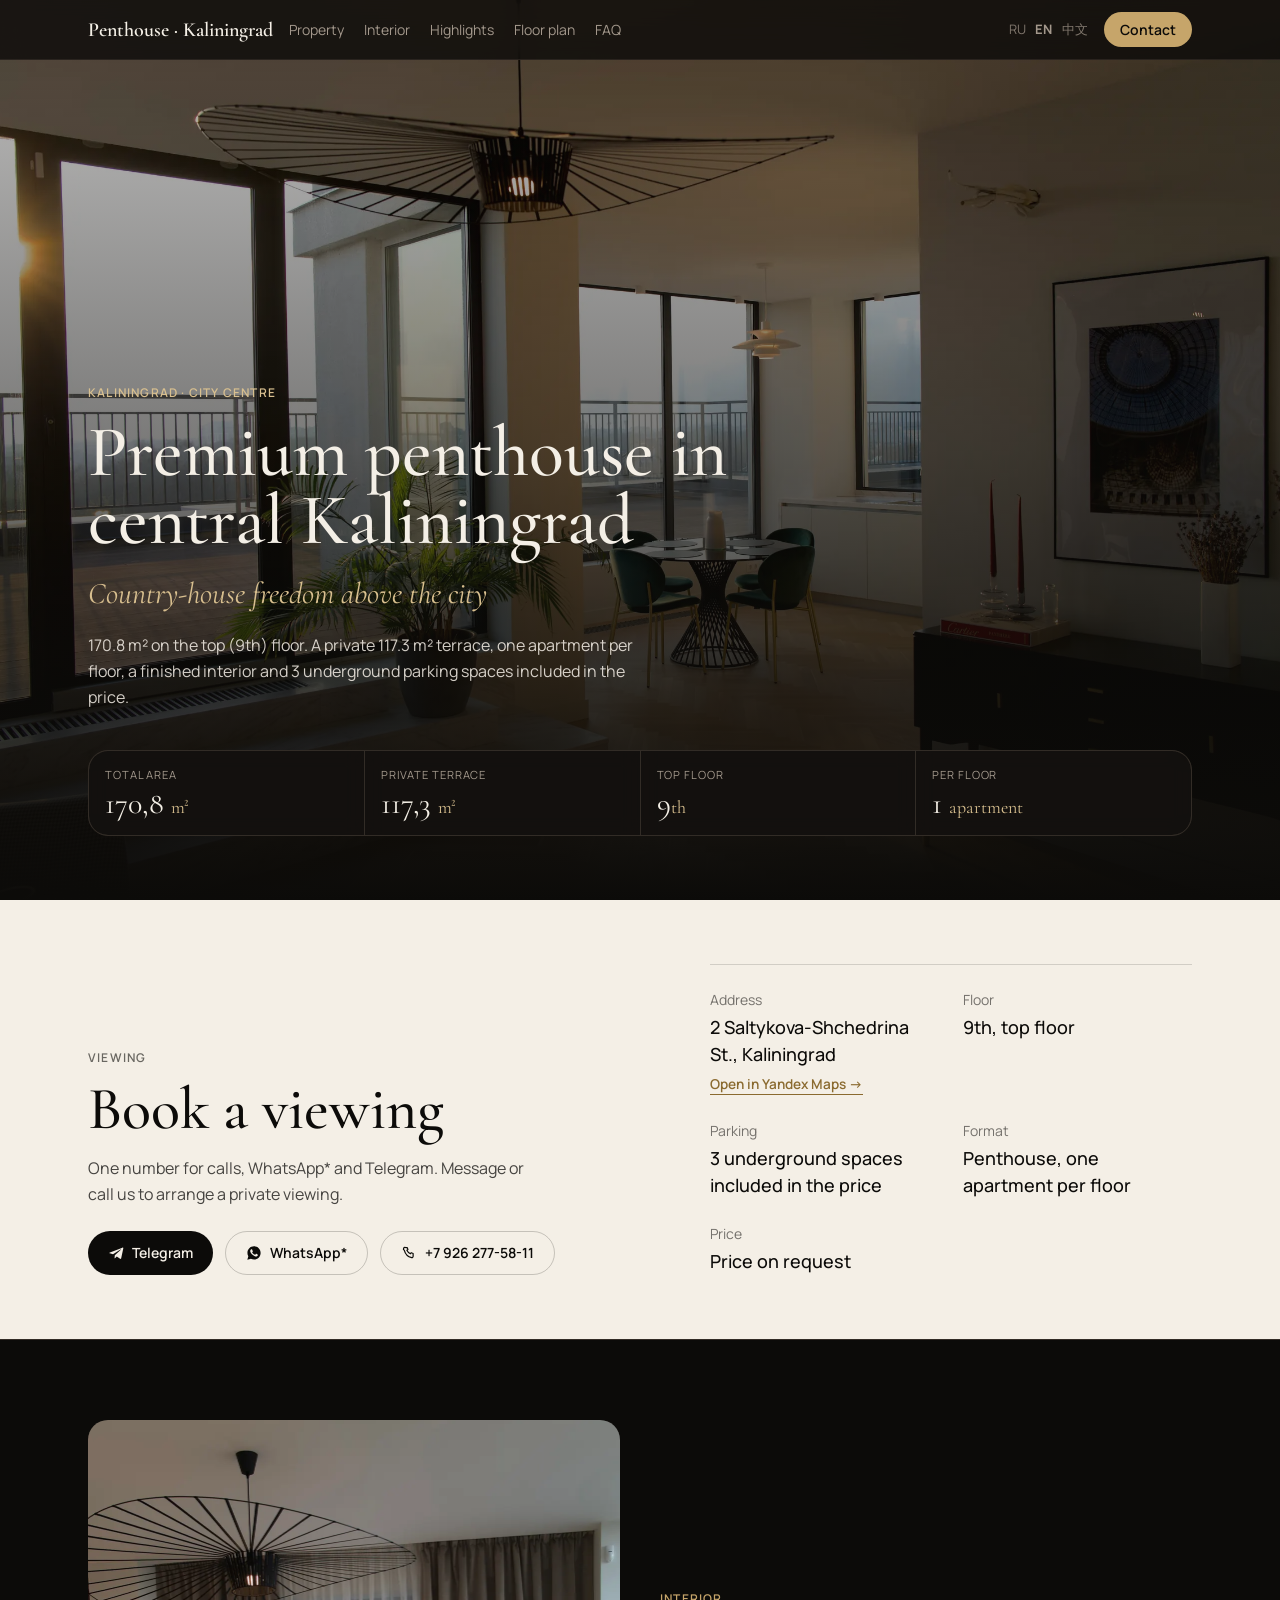
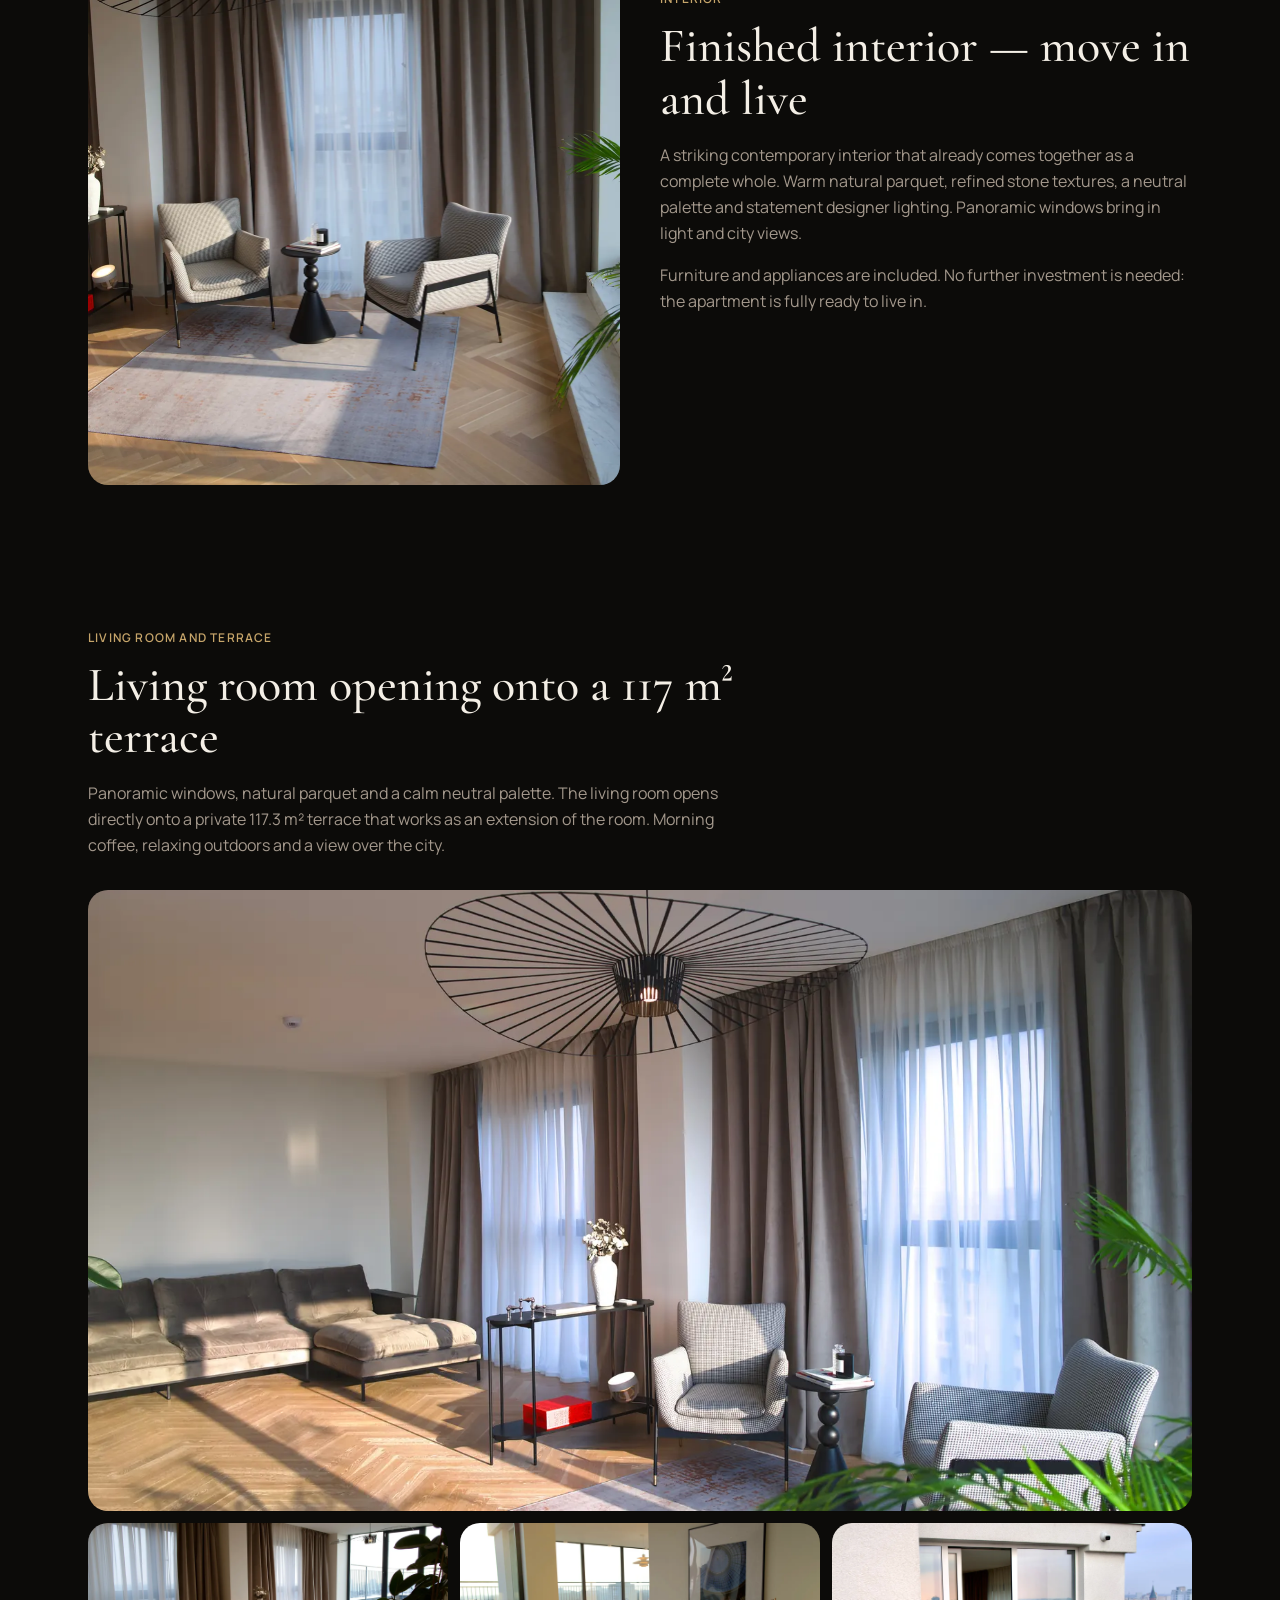
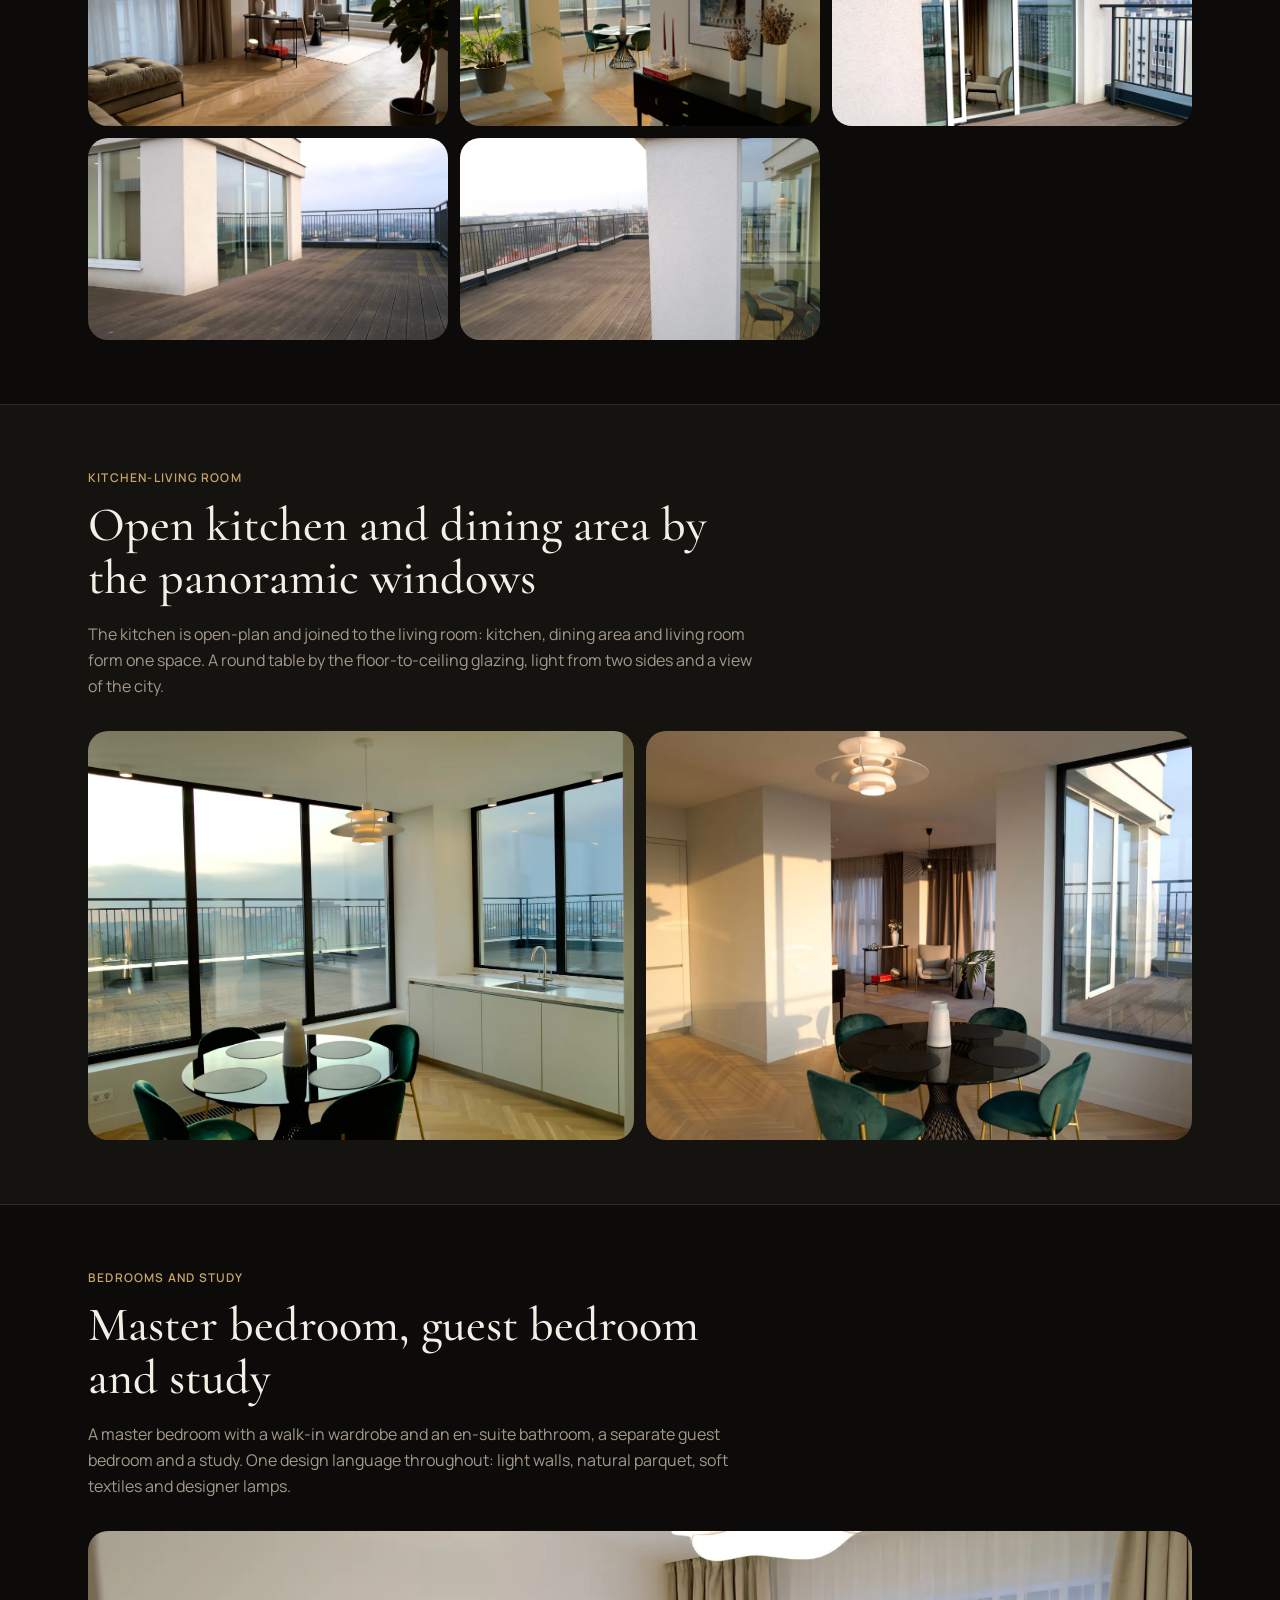
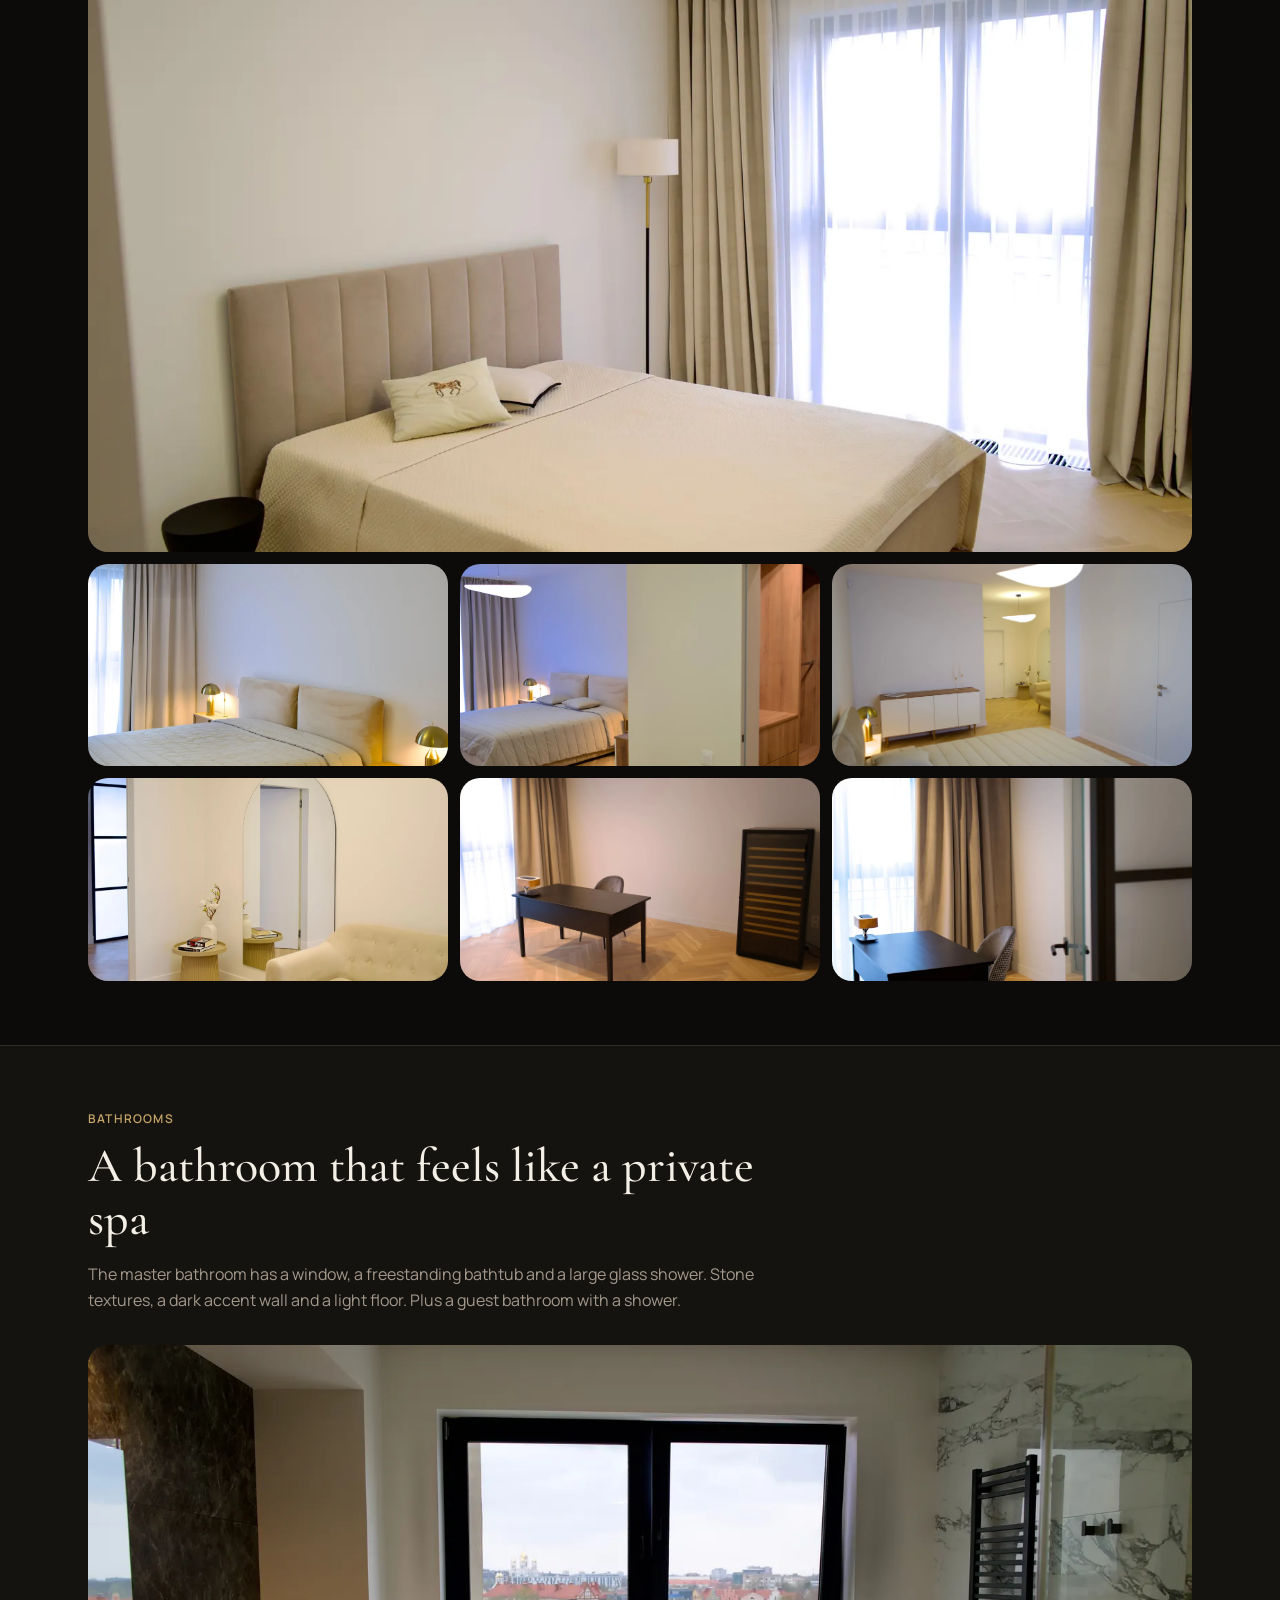
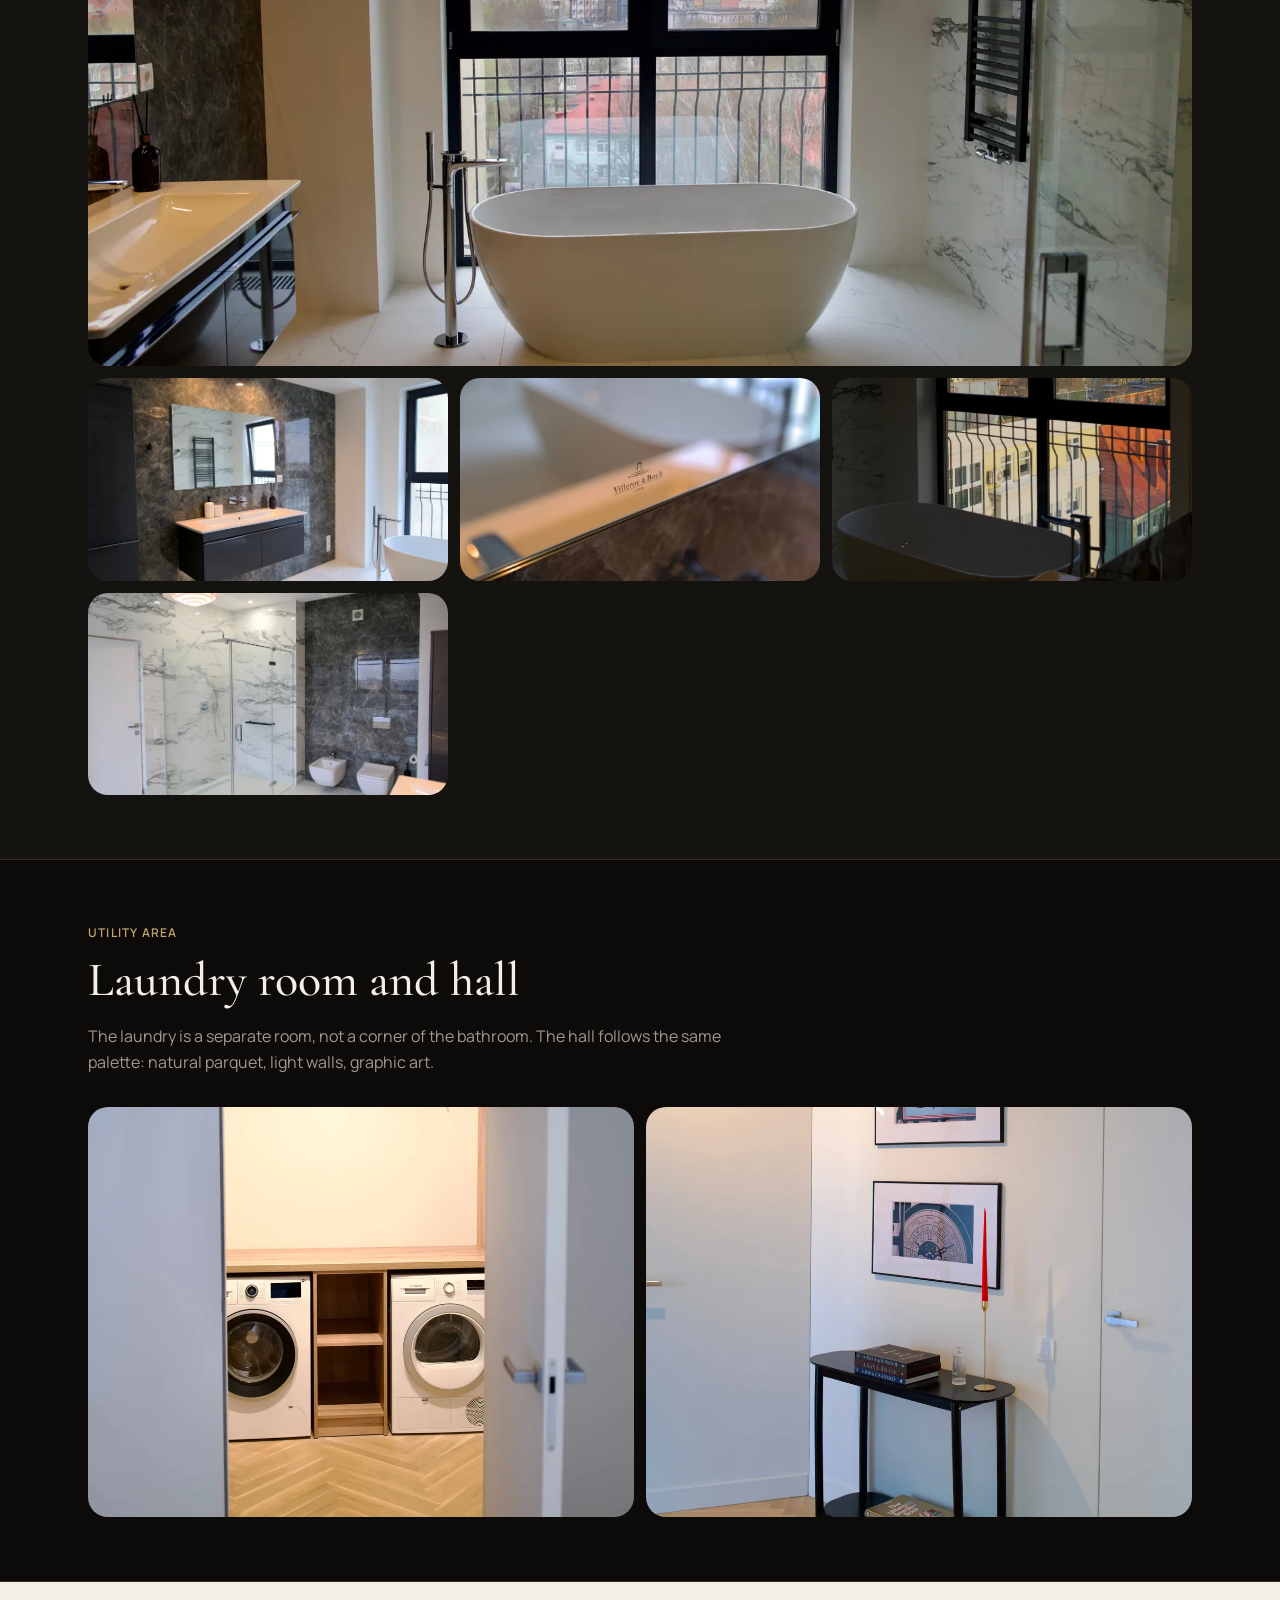
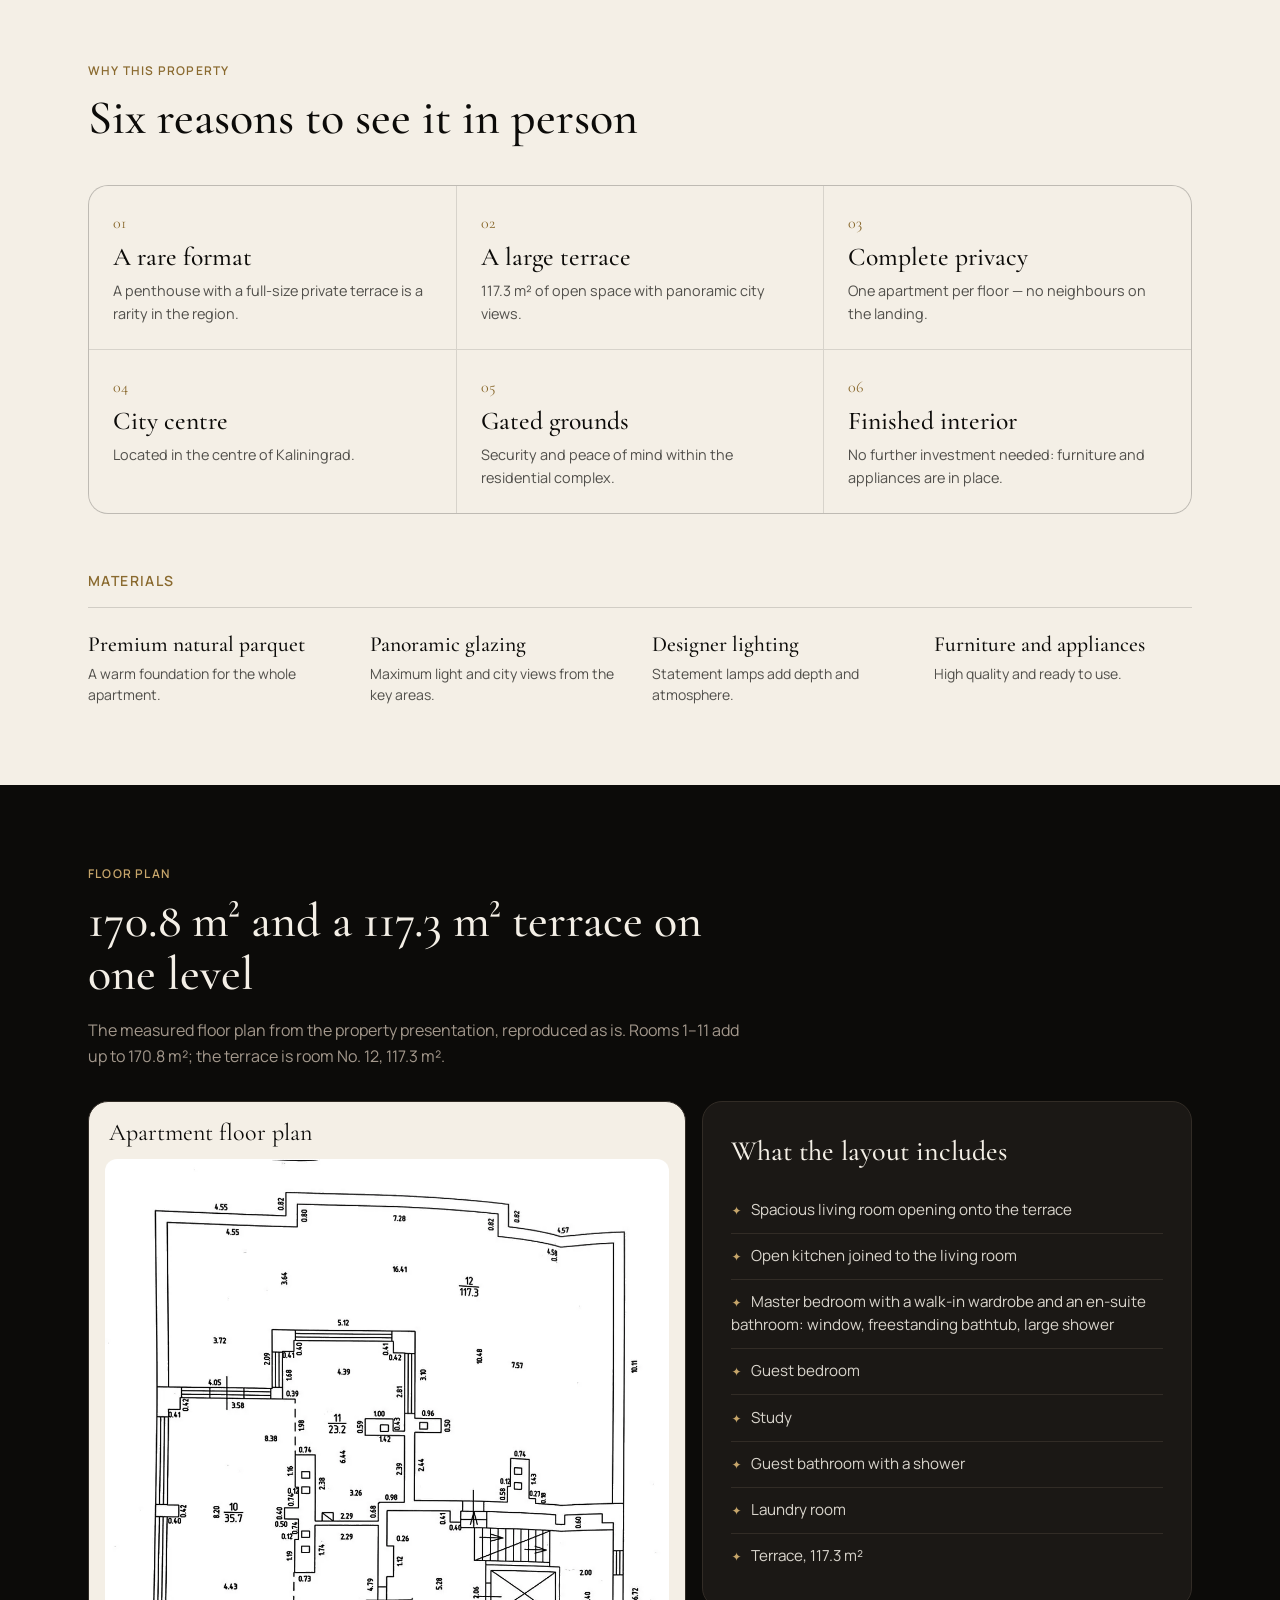
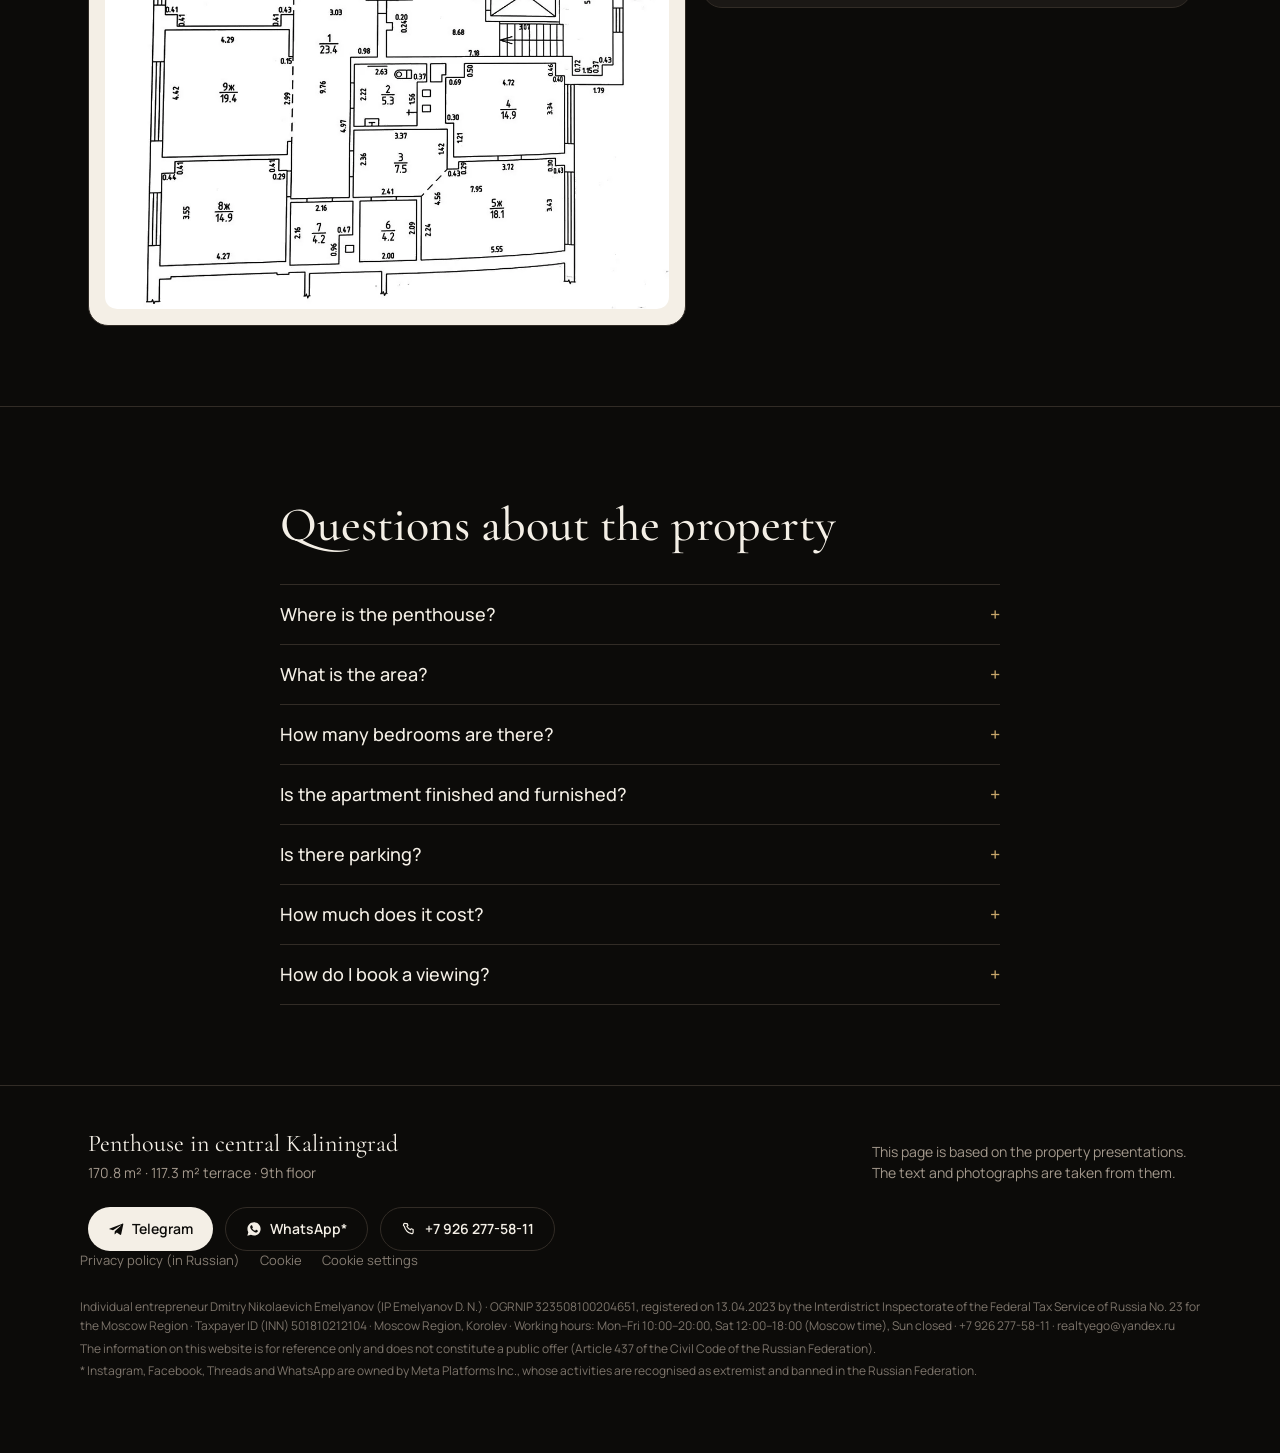
<file: en/index.html>
<!DOCTYPE html>
<html lang="en">
<head>
<meta charset="utf-8">
<meta name="viewport" content="width=device-width, initial-scale=1">
<title>Penthouse for sale in central Kaliningrad: 170.8 m² with a 117.3 m² terrace</title>
<meta name="description" content="Premium penthouse in central Kaliningrad: 170.8 m², a private 117.3 m² terrace, top (9th) floor, one apartment per floor, finished interior, 3 underground parking spaces included in the price.">
<meta property="og:title" content="Penthouse in central Kaliningrad · 170.8 m² + 117.3 m² terrace">
<meta property="og:description" content="Top floor, one apartment per floor, finished interior, 3 underground parking spaces.">
<link rel="canonical" href="https://realtyego.github.io/penthouse-kaliningrad/en/">
<meta name="robots" content="index, follow, max-image-preview:large">
<meta property="og:type" content="website">
<meta property="og:locale" content="en_US">
<meta property="og:site_name" content="RealtyEGO">
<meta property="og:url" content="https://realtyego.github.io/penthouse-kaliningrad/en/">
<meta property="og:image" content="https://realtyego.github.io/penthouse-kaliningrad/og.jpg">
<meta property="og:image:alt" content="Penthouse living room with panoramic windows, Kaliningrad">
<meta property="og:image:width" content="1200"><meta property="og:image:height" content="630">
<meta name="twitter:card" content="summary_large_image">
<meta name="twitter:title" content="Penthouse in central Kaliningrad · 170.8 m² + 117.3 m² terrace">
<meta name="twitter:description" content="Top floor, one apartment per floor, finished interior, 3 underground parking spaces.">
<meta name="twitter:image" content="https://realtyego.github.io/penthouse-kaliningrad/og.jpg">
<link rel="icon" href="../favicon.svg" type="image/svg+xml">
<link rel="preload" as="image" href="../photos/living-windows.webp" type="image/webp" fetchpriority="high">
<link rel="preconnect" href="https://fonts.googleapis.com"><link rel="preconnect" href="https://fonts.gstatic.com" crossorigin>
<link rel="stylesheet" href="https://fonts.googleapis.com/css2?family=Cormorant+Garamond:ital,wght@0,500;0,600;0,700;1,500;1,600&family=Manrope:wght@400;500;600;700&display=swap">
<link rel="stylesheet" href="../assets/styles.css">
<script type="application/ld+json">{"@context":"https://schema.org","@graph":[{"@type":"RealEstateListing","name":"Premium penthouse in central Kaliningrad","description":"A 170.8 m² penthouse with a private 117.3 m² terrace on the top (9th) floor. One apartment per floor, gated grounds, finished interior, 3 underground parking spaces included in the price.","inLanguage":"en","url":"https://realtyego.github.io/penthouse-kaliningrad/en/","image":["https://realtyego.github.io/penthouse-kaliningrad/photos/living-windows.jpg","https://realtyego.github.io/penthouse-kaliningrad/photos/terrace-wide.jpg","https://realtyego.github.io/penthouse-kaliningrad/photos/bath-window.jpg","https://realtyego.github.io/penthouse-kaliningrad/photos/plan.jpg"],"address":{"@type":"PostalAddress","streetAddress":"2 Saltykova-Shchedrina St.","addressLocality":"Kaliningrad","addressCountry":"RU"},"telephone":"+79262775811"},{"@type":"Apartment","url":"https://realtyego.github.io/penthouse-kaliningrad/en/","name":"Penthouse in central Kaliningrad","floorSize":{"@type":"QuantitativeValue","value":170.8,"unitCode":"MTK"},"floorLevel":"9","address":{"@type":"PostalAddress","streetAddress":"2 Saltykova-Shchedrina St.","addressLocality":"Kaliningrad","addressCountry":"RU"},"amenityFeature":[{"@type":"LocationFeatureSpecification","name":"Terrace, 117.3 m²","value":true},{"@type":"LocationFeatureSpecification","name":"Open-plan kitchen-living room","value":true},{"@type":"LocationFeatureSpecification","name":"Underground parking, 3 spaces","value":true},{"@type":"LocationFeatureSpecification","name":"Gated grounds","value":true},{"@type":"LocationFeatureSpecification","name":"Laundry room","value":true}]}]}</script>
<link rel="stylesheet" href="https://realtyego.github.io/cookie_banner.css">
<link rel="alternate" hreflang="ru" href="https://realtyego.github.io/penthouse-kaliningrad/"><link rel="alternate" hreflang="en" href="https://realtyego.github.io/penthouse-kaliningrad/en/"><link rel="alternate" hreflang="zh-Hans" href="https://realtyego.github.io/penthouse-kaliningrad/zh/"><link rel="alternate" hreflang="x-default" href="https://realtyego.github.io/penthouse-kaliningrad/"><meta property="og:locale:alternate" content="ru_RU"><meta property="og:locale:alternate" content="zh_CN"></head>
<body>
<header class="topbar"><div class="wrap topbar-in">
<a href="#top" class="brand">Penthouse · Kaliningrad</a>
<nav class="nav"><a href="#object">Property</a><a href="#rooms">Interior</a><a href="#features">Highlights</a><a href="#plans">Floor plan</a><a href="#faq">FAQ</a></nav>
<nav class="lang-switch" aria-label="Language" style="display:flex;gap:.6rem;font-size:.8125rem;color:var(--muted);margin-left:auto;white-space:nowrap"><a href="/penthouse-kaliningrad/" hreflang="ru" lang="ru" style="color:inherit;opacity:.75">RU</a><a href="/penthouse-kaliningrad/en/" hreflang="en" lang="en" aria-current="page" style="color:inherit;font-weight:700;opacity:1">EN</a><a href="/penthouse-kaliningrad/zh/" hreflang="zh-Hans" lang="zh-Hans" style="color:inherit;opacity:.75">中文</a></nav><a href="#contact" class="pill" style="margin-left:0">Contact</a>
</div></header>

<main>
<section id="top" class="hero">
<picture><source srcset="../photos/living-windows.webp" type="image/webp"><img src="../photos/living-windows.jpg" alt="Top-floor penthouse living room with panoramic windows" width="2400" height="1598" loading="eager" fetchpriority="high" decoding="async" class="hero-img"></picture>
<div class="hero-shade"></div>
<div class="wrap hero-in">
<p class="eyebrow light">Kaliningrad · city centre</p>
<h1 class="h1">Premium penthouse in central Kaliningrad</h1>
<p class="tagline">Country-house freedom above the city</p>
<p class="hero-text">170.8 m² on the top (9th) floor. A private 117.3 m² terrace, one apartment per floor, a finished interior and 3 underground parking spaces included in the price.</p>
<dl class="stats">
<div><dt>total area</dt><dd>170,8 <span>m²</span></dd></div>
<div><dt>private terrace</dt><dd>117,3 <span>m²</span></dd></div>
<div><dt>top floor</dt><dd>9<span>th</span></dd></div>
<div><dt>per floor</dt><dd>1 <span>apartment</span></dd></div>
</dl>
</div>
</section>

<section id="contact" class="contact"><div class="wrap contact-in">
<div>
<p class="eyebrow dark">Viewing</p>
<h2 class="h2 big">Book a viewing</h2>
<p class="contact-text">One number for calls, WhatsApp* and Telegram. Message or call us to arrange a private viewing.</p>
<div class="btns"><a href="https://t.me/realtyEGO" target="_blank" rel="noopener noreferrer" class="btn btn-solid"><svg viewBox="0 0 24 24" class="ico" aria-hidden="true" fill="currentColor"><path d="M21.6 4.2 2.9 11.1c-1.2.5-1.2 1.1-.2 1.4l4.8 1.5 11.2-7.1c.5-.3 1-.1.6.2l-9.1 8.2-.4 4.7c.5 0 .7-.2 1-.5l2.4-2.3 4.9 3.6c.9.5 1.5.2 1.7-.8l3.1-14.7c.3-1.3-.5-1.9-1.3-1.5Z"></path></svg>Telegram</a><a href="https://wa.me/79262775811?text=Hello%21%20I%20am%20interested%20in%20the%20penthouse%20in%20central%20Kaliningrad%2C%20170.8%20m%C2%B2%20with%20a%20117.3%20m%C2%B2%20terrace." target="_blank" rel="noopener noreferrer" class="btn btn-line-dark"><svg viewBox="0 0 24 24" class="ico" aria-hidden="true" fill="currentColor"><path d="M12.04 2C6.58 2 2.15 6.4 2.15 11.83c0 1.74.46 3.44 1.33 4.94L2 22l5.39-1.41a10 10 0 0 0 4.65 1.18h.01c5.46 0 9.89-4.4 9.89-9.83C21.94 6.4 17.5 2 12.04 2Zm5.76 13.86c-.24.68-1.4 1.25-1.94 1.33-.5.07-1.12.1-1.81-.11-.41-.13-.95-.31-1.64-.61-2.88-1.25-4.76-4.15-4.9-4.35-.14-.19-1.16-1.54-1.16-2.94s.73-2.08 1-2.37c.26-.28.57-.35.76-.35.19 0 .38 0 .55.01.17.01.41-.07.64.49.24.58.81 2 .88 2.15.07.14.12.32.02.51-.1.2-.15.32-.29.49-.14.17-.3.38-.43.51-.14.14-.29.29-.12.57.16.28.73 1.21 1.57 1.96 1.08.96 1.99 1.26 2.27 1.4.28.14.44.12.6-.07.16-.19.69-.8.87-1.08.18-.27.37-.23.62-.14.25.09 1.6.75 1.87.89.28.14.46.2.53.32.07.12.07.68-.17 1.36Z"></path></svg>WhatsApp*</a><a href="tel:+79262775811" class="btn btn-line-dark"><svg viewBox="0 0 24 24" class="ico" aria-hidden="true" fill="none" stroke="currentColor" stroke-width="1.8"><path stroke-linecap="round" stroke-linejoin="round" d="M7 3.8h2.2l1.2 3-1.6 1a12 12 0 0 0 5.4 5.4l1-1.6 3 1.2V17a2 2 0 0 1-2.2 2A15.2 15.2 0 0 1 5 8a2 2 0 0 1 2-4.2Z"></path></svg>+7 926 277-58-11</a></div>
</div>
<dl class="facts">
<div><dt>Address</dt><dd>2 Saltykova-Shchedrina St., Kaliningrad<br><a class="maplink" href="https://yandex.ru/maps/?text=%D0%9A%D0%B0%D0%BB%D0%B8%D0%BD%D0%B8%D0%BD%D0%B3%D1%80%D0%B0%D0%B4%2C%20%D1%83%D0%BB.%20%D0%A1%D0%B0%D0%BB%D1%82%D1%8B%D0%BA%D0%BE%D0%B2%D0%B0-%D0%A9%D0%B5%D0%B4%D1%80%D0%B8%D0%BD%D0%B0%2C%20%D0%B4.%202" target="_blank" rel="noopener noreferrer">Open in Yandex Maps →</a></dd></div>
<div><dt>Floor</dt><dd>9th, top floor</dd></div>
<div><dt>Parking</dt><dd>3 underground spaces included in the price</dd></div>
<div><dt>Format</dt><dd>Penthouse, one apartment per floor</dd></div>
<div><dt>Price</dt><dd>Price on request</dd></div>
</dl>
</div></section>

<section id="object" class="wrap py20"><div class="object">
<button type="button" class="tile tile-tall" data-full="../photos/living-chairs.jpg" aria-label="Open photo: living room"><picture><source srcset="../photos/living-chairs.webp" type="image/webp"><img src="../photos/living-chairs.jpg" alt="Living room: two armchairs, a rug and a designer chandelier" width="1065" height="1600" loading="lazy" decoding="async"></picture></button>
<div>
<p class="eyebrow">Interior</p>
<h2 class="h2">Finished interior — move in and live</h2>
<p class="lead">A striking contemporary interior that already comes together as a complete whole. Warm natural parquet, refined stone textures, a neutral palette and statement designer lighting. Panoramic windows bring in light and city views.</p>
<p class="lead">Furniture and appliances are included. No further investment is needed: the apartment is fully ready to live in.</p>
</div>
</div></section>

<section id="rooms">
<article id="living" class="room"><div class="wrap py16"><p class="eyebrow">Living room and terrace</p><h2 class="h2">Living room opening onto a 117 m² terrace</h2><p class="lead">Panoramic windows, natural parquet and a calm neutral palette. The living room opens directly onto a private 117.3 m² terrace that works as an extension of the room. Morning coffee, relaxing outdoors and a view over the city.</p><div class="grid-photos"><button type="button" class="tile tile-big" data-full="../photos/living-sofa.jpg" aria-label="Open photo: Living room with panoramic windows, a sofa area and natural parquet"><picture><source srcset="../photos/living-sofa.webp" type="image/webp"><img src="../photos/living-sofa.jpg" alt="Living room with panoramic windows, a sofa area and natural parquet" width="1600" height="1066" loading="lazy" decoding="async"></picture></button><button type="button" class="tile" data-full="../photos/living-wide.jpg" aria-label="Open photo: Living room: floor-length curtains, a pouf and a small desk by the window"><picture><source srcset="../photos/living-wide.webp" type="image/webp"><img src="../photos/living-wide.jpg" alt="Living room: floor-length curtains, a pouf and a small desk by the window" width="1600" height="1065" loading="lazy" decoding="async"></picture></button><button type="button" class="tile" data-full="../photos/living-console.jpg" aria-label="Open photo: Living room with a console table, a painting and a view of the dining area"><picture><source srcset="../photos/living-console.webp" type="image/webp"><img src="../photos/living-console.jpg" alt="Living room with a console table, a painting and a view of the dining area" width="1600" height="1065" loading="lazy" decoding="async"></picture></button><button type="button" class="tile" data-full="../photos/terrace-door.jpg" aria-label="Open photo: Door from the living room to the terrace"><picture><source srcset="../photos/terrace-door.webp" type="image/webp"><img src="../photos/terrace-door.jpg" alt="Door from the living room to the terrace" width="1600" height="1065" loading="lazy" decoding="async"></picture></button><button type="button" class="tile" data-full="../photos/terrace.jpg" aria-label="Open photo: Terrace with wooden decking and the apartment's panoramic glazing"><picture><source srcset="../photos/terrace.webp" type="image/webp"><img src="../photos/terrace.jpg" alt="Terrace with wooden decking and the apartment's panoramic glazing" width="1600" height="1065" loading="lazy" decoding="async"></picture></button><button type="button" class="tile" data-full="../photos/terrace-wide.jpg" aria-label="Open photo: Top-floor terrace with a city view"><picture><source srcset="../photos/terrace-wide.webp" type="image/webp"><img src="../photos/terrace-wide.jpg" alt="Top-floor terrace with a city view" width="1600" height="1065" loading="lazy" decoding="async"></picture></button></div></div></article>
<article id="kitchen" class="room"><div class="wrap py16"><p class="eyebrow">Kitchen-living room</p><h2 class="h2">Open kitchen and dining area by the panoramic windows</h2><p class="lead">The kitchen is open-plan and joined to the living room: kitchen, dining area and living room form one space. A round table by the floor-to-ceiling glazing, light from two sides and a view of the city.</p><div class="grid-photos two"><button type="button" class="tile" data-full="../photos/dining-kitchen.jpg" aria-label="Open photo: Dining area and kitchen by the panoramic windows"><picture><source srcset="../photos/dining-kitchen.webp" type="image/webp"><img src="../photos/dining-kitchen.jpg" alt="Dining area and kitchen by the panoramic windows" width="1600" height="1065" loading="lazy" decoding="async"></picture></button><button type="button" class="tile" data-full="../photos/dining.jpg" aria-label="Open photo: Dining area: round table, green chairs, city view"><picture><source srcset="../photos/dining.webp" type="image/webp"><img src="../photos/dining.jpg" alt="Dining area: round table, green chairs, city view" width="1600" height="1066" loading="lazy" decoding="async"></picture></button></div></div></article>
<article id="bedrooms" class="room"><div class="wrap py16"><p class="eyebrow">Bedrooms and study</p><h2 class="h2">Master bedroom, guest bedroom and study</h2><p class="lead">A master bedroom with a walk-in wardrobe and an en-suite bathroom, a separate guest bedroom and a study. One design language throughout: light walls, natural parquet, soft textiles and designer lamps.</p><div class="grid-photos"><button type="button" class="tile tile-big" data-full="../photos/bedroom-2.jpg" aria-label="Open photo: Bedroom with a large bed and floor-to-ceiling windows"><picture><source srcset="../photos/bedroom-2.webp" type="image/webp"><img src="../photos/bedroom-2.jpg" alt="Bedroom with a large bed and floor-to-ceiling windows" width="1600" height="1066" loading="lazy" decoding="async"></picture></button><button type="button" class="tile" data-full="../photos/bedroom-1.jpg" aria-label="Open photo: Bedroom with bedside tables and a pendant lamp"><picture><source srcset="../photos/bedroom-1.webp" type="image/webp"><img src="../photos/bedroom-1.jpg" alt="Bedroom with bedside tables and a pendant lamp" width="1065" height="1600" loading="lazy" decoding="async"></picture></button><button type="button" class="tile" data-full="../photos/bedroom-1-door.jpg" aria-label="Open photo: Bedroom with a passage to the adjoining room"><picture><source srcset="../photos/bedroom-1-door.webp" type="image/webp"><img src="../photos/bedroom-1-door.jpg" alt="Bedroom with a passage to the adjoining room" width="1065" height="1600" loading="lazy" decoding="async"></picture></button><button type="button" class="tile" data-full="../photos/bedroom-room.jpg" aria-label="Open photo: Room with a chest of drawers and a view into the corridor"><picture><source srcset="../photos/bedroom-room.webp" type="image/webp"><img src="../photos/bedroom-room.jpg" alt="Room with a chest of drawers and a view into the corridor" width="1600" height="1066" loading="lazy" decoding="async"></picture></button><button type="button" class="tile" data-full="../photos/lounge-arch.jpg" aria-label="Open photo: Sofa area with an arched opening"><picture><source srcset="../photos/lounge-arch.webp" type="image/webp"><img src="../photos/lounge-arch.jpg" alt="Sofa area with an arched opening" width="1065" height="1600" loading="lazy" decoding="async"></picture></button><button type="button" class="tile" data-full="../photos/study.jpg" aria-label="Open photo: Study: desk and wine cabinet"><picture><source srcset="../photos/study.webp" type="image/webp"><img src="../photos/study.jpg" alt="Study: desk and wine cabinet" width="1600" height="1065" loading="lazy" decoding="async"></picture></button><button type="button" class="tile" data-full="../photos/study-door.jpg" aria-label="Open photo: Study with a black-framed glass door"><picture><source srcset="../photos/study-door.webp" type="image/webp"><img src="../photos/study-door.jpg" alt="Study with a black-framed glass door" width="1064" height="1600" loading="lazy" decoding="async"></picture></button></div></div></article>
<article id="baths" class="room"><div class="wrap py16"><p class="eyebrow">Bathrooms</p><h2 class="h2">A bathroom that feels like a private spa</h2><p class="lead">The master bathroom has a window, a freestanding bathtub and a large glass shower. Stone textures, a dark accent wall and a light floor. Plus a guest bathroom with a shower.</p><div class="grid-photos"><button type="button" class="tile tile-big" data-full="../photos/bath-window.jpg" aria-label="Open photo: Master bathroom: freestanding bathtub by the window"><picture><source srcset="../photos/bath-window.webp" type="image/webp"><img src="../photos/bath-window.jpg" alt="Master bathroom: freestanding bathtub by the window" width="1600" height="1065" loading="lazy" decoding="async"></picture></button><button type="button" class="tile" data-full="../photos/bath-vanity.jpg" aria-label="Open photo: Bathroom: stone wall, wall-hung vanity, mirror"><picture><source srcset="../photos/bath-vanity.webp" type="image/webp"><img src="../photos/bath-vanity.jpg" alt="Bathroom: stone wall, wall-hung vanity, mirror" width="1600" height="1066" loading="lazy" decoding="async"></picture></button><button type="button" class="tile" data-full="../photos/bath-detail.jpg" aria-label="Open photo: Bathroom: tap and stone countertop"><picture><source srcset="../photos/bath-detail.webp" type="image/webp"><img src="../photos/bath-detail.jpg" alt="Bathroom: tap and stone countertop" width="1064" height="1600" loading="lazy" decoding="async"></picture></button><button type="button" class="tile" data-full="../photos/bath-evening.jpg" aria-label="Open photo: Bathroom in the evening: city view from the window"><picture><source srcset="../photos/bath-evening.webp" type="image/webp"><img src="../photos/bath-evening.jpg" alt="Bathroom in the evening: city view from the window" width="1065" height="1600" loading="lazy" decoding="async"></picture></button><button type="button" class="tile" data-full="../photos/shower-room.jpg" aria-label="Open photo: Bathroom with marble finishes and a glass shower"><picture><source srcset="../photos/shower-room.webp" type="image/webp"><img src="../photos/shower-room.jpg" alt="Bathroom with marble finishes and a glass shower" width="1600" height="1066" loading="lazy" decoding="async"></picture></button></div></div></article>
<article id="service" class="room"><div class="wrap py16"><p class="eyebrow">Utility area</p><h2 class="h2">Laundry room and hall</h2><p class="lead">The laundry is a separate room, not a corner of the bathroom. The hall follows the same palette: natural parquet, light walls, graphic art.</p><div class="grid-photos two"><button type="button" class="tile" data-full="../photos/laundry.jpg" aria-label="Open photo: Laundry room with a washing machine and a dryer"><picture><source srcset="../photos/laundry.webp" type="image/webp"><img src="../photos/laundry.jpg" alt="Laundry room with a washing machine and a dryer" width="1065" height="1600" loading="lazy" decoding="async"></picture></button><button type="button" class="tile" data-full="../photos/hall.jpg" aria-label="Open photo: Hall with a console table and graphic art on the wall"><picture><source srcset="../photos/hall.webp" type="image/webp"><img src="../photos/hall.jpg" alt="Hall with a console table and graphic art on the wall" width="1065" height="1600" loading="lazy" decoding="async"></picture></button></div></div></article>
</section>

<section id="features" class="features"><div class="wrap py20">
<p class="eyebrow">Why this property</p>
<h2 class="h2">Six reasons to see it in person</h2>
<ol class="adv">
<li><span>01</span><h3>A rare format</h3><p>A penthouse with a full-size private terrace is a rarity in the region.</p></li>
<li><span>02</span><h3>A large terrace</h3><p>117.3 m² of open space with panoramic city views.</p></li>
<li><span>03</span><h3>Complete privacy</h3><p>One apartment per floor — no neighbours on the landing.</p></li>
<li><span>04</span><h3>City centre</h3><p>Located in the centre of Kaliningrad.</p></li>
<li><span>05</span><h3>Gated grounds</h3><p>Security and peace of mind within the residential complex.</p></li>
<li><span>06</span><h3>Finished interior</h3><p>No further investment needed: furniture and appliances are in place.</p></li>
</ol>
<div class="materials">
<p class="eyebrow">Materials</p>
<ul>
<li><h3>Premium natural parquet</h3><p>A warm foundation for the whole apartment.</p></li>
<li><h3>Panoramic glazing</h3><p>Maximum light and city views from the key areas.</p></li>
<li><h3>Designer lighting</h3><p>Statement lamps add depth and atmosphere.</p></li>
<li><h3>Furniture and appliances</h3><p>High quality and ready to use.</p></li>
</ul>
</div>
</div></section>

<section id="plans" class="wrap py20">
<p class="eyebrow">Floor plan</p>
<h2 class="h2">170.8 m² and a 117.3 m² terrace on one level</h2>
<p class="lead">The measured floor plan from the property presentation, reproduced as is. Rooms 1–11 add up to 170.8 m²; the terrace is room No. 12, 117.3 m².</p>
<div class="plan-grid">
<button type="button" class="plan-card" data-full="../photos/plan.jpg" aria-label="Open floor plan"><span class="plan-title">Apartment floor plan</span><picture><source srcset="../photos/plan.webp" type="image/webp"><img src="../photos/plan.jpg" alt="Measured floor plan of the penthouse with a room schedule and the 117.3 m² terrace" width="1051" height="1397" loading="lazy" decoding="async"></picture></button>
<div class="plan-list">
<h3>What the layout includes</h3>
<ul>
<li>Spacious living room opening onto the terrace</li>
<li>Open kitchen joined to the living room</li>
<li>Master bedroom with a walk-in wardrobe and an en-suite bathroom: window, freestanding bathtub, large shower</li>
<li>Guest bedroom</li>
<li>Study</li>
<li>Guest bathroom with a shower</li>
<li>Laundry room</li>
<li>Terrace, 117.3 m²</li>
</ul>
</div>
</div>
</section>

<section id="faq" class="faq"><div class="wrap-narrow py20">
<h2 class="h2">Questions about the property</h2>
<div class="faq-list">
<details><summary>Where is the penthouse?<span>+</span></summary><p>2 Saltykova-Shchedrina St., Kaliningrad — the city centre, within the gated grounds of a residential complex. Top (9th) floor. <a class="maplink" href="https://yandex.ru/maps/?text=%D0%9A%D0%B0%D0%BB%D0%B8%D0%BD%D0%B8%D0%BD%D0%B3%D1%80%D0%B0%D0%B4%2C%20%D1%83%D0%BB.%20%D0%A1%D0%B0%D0%BB%D1%82%D1%8B%D0%BA%D0%BE%D0%B2%D0%B0-%D0%A9%D0%B5%D0%B4%D1%80%D0%B8%D0%BD%D0%B0%2C%20%D0%B4.%202" target="_blank" rel="noopener noreferrer">Yandex Maps →</a></p></details>
<details><summary>What is the area?<span>+</span></summary><p>The total area of the apartment is 170.8 m², plus a private 117.3 m² terrace.</p></details>
<details><summary>How many bedrooms are there?<span>+</span></summary><p>A master bedroom with a walk-in wardrobe and its own bathroom, a guest bedroom and a separate study. Plus a living room with an open kitchen and access to the terrace, a guest bathroom with a shower and a laundry room.</p></details>
<details><summary>Is the apartment finished and furnished?<span>+</span></summary><p>Yes. The interior is fully ready to live in: natural parquet, stone textures, designer lighting, high-quality furniture and appliances. No further investment is needed.</p></details>
<details><summary>Is there parking?<span>+</span></summary><p>Yes, 3 underground parking spaces are included in the price.</p></details>
<details><summary>How much does it cost?<span>+</span></summary><p>Price on request. Call +7 926 277-58-11 or message us on WhatsApp* or Telegram — we will tell you the price and the terms.</p></details>
<details><summary>How do I book a viewing?<span>+</span></summary><p>Call or message us on WhatsApp* at +7 926 277-58-11, or on Telegram at @realtyEGO.</p></details>
</div>
</div></section>
</main>

<footer class="footer"><div class="wrap footer-in">
<div><p class="footer-title">Penthouse in central Kaliningrad</p><p>170.8 m² · 117.3 m² terrace · 9th floor</p></div>
<p class="footer-note">This page is based on the property presentations. The text and photographs are taken from them.</p>
</div><div class="wrap"><div class="btns"><a href="https://t.me/realtyEGO" target="_blank" rel="noopener noreferrer" class="btn btn-ivory"><svg viewBox="0 0 24 24" class="ico" aria-hidden="true" fill="currentColor"><path d="M21.6 4.2 2.9 11.1c-1.2.5-1.2 1.1-.2 1.4l4.8 1.5 11.2-7.1c.5-.3 1-.1.6.2l-9.1 8.2-.4 4.7c.5 0 .7-.2 1-.5l2.4-2.3 4.9 3.6c.9.5 1.5.2 1.7-.8l3.1-14.7c.3-1.3-.5-1.9-1.3-1.5Z"></path></svg>Telegram</a><a href="https://wa.me/79262775811?text=Hello%21%20I%20am%20interested%20in%20the%20penthouse%20in%20central%20Kaliningrad%2C%20170.8%20m%C2%B2%20with%20a%20117.3%20m%C2%B2%20terrace." target="_blank" rel="noopener noreferrer" class="btn btn-line"><svg viewBox="0 0 24 24" class="ico" aria-hidden="true" fill="currentColor"><path d="M12.04 2C6.58 2 2.15 6.4 2.15 11.83c0 1.74.46 3.44 1.33 4.94L2 22l5.39-1.41a10 10 0 0 0 4.65 1.18h.01c5.46 0 9.89-4.4 9.89-9.83C21.94 6.4 17.5 2 12.04 2Zm5.76 13.86c-.24.68-1.4 1.25-1.94 1.33-.5.07-1.12.1-1.81-.11-.41-.13-.95-.31-1.64-.61-2.88-1.25-4.76-4.15-4.9-4.35-.14-.19-1.16-1.54-1.16-2.94s.73-2.08 1-2.37c.26-.28.57-.35.76-.35.19 0 .38 0 .55.01.17.01.41-.07.64.49.24.58.81 2 .88 2.15.07.14.12.32.02.51-.1.2-.15.32-.29.49-.14.17-.3.38-.43.51-.14.14-.29.29-.12.57.16.28.73 1.21 1.57 1.96 1.08.96 1.99 1.26 2.27 1.4.28.14.44.12.6-.07.16-.19.69-.8.87-1.08.18-.27.37-.23.62-.14.25.09 1.6.75 1.87.89.28.14.46.2.53.32.07.12.07.68-.17 1.36Z"></path></svg>WhatsApp*</a><a href="tel:+79262775811" class="btn btn-line"><svg viewBox="0 0 24 24" class="ico" aria-hidden="true" fill="none" stroke="currentColor" stroke-width="1.8"><path stroke-linecap="round" stroke-linejoin="round" d="M7 3.8h2.2l1.2 3-1.6 1a12 12 0 0 0 5.4 5.4l1-1.6 3 1.2V17a2 2 0 0 1-2.2 2A15.2 15.2 0 0 1 5 8a2 2 0 0 1 2-4.2Z"></path></svg>+7 926 277-58-11</a></div></div><div class="cc-footer-links" style="max-width:72rem;margin:0 auto;padding:0 1rem 1.5rem;display:flex;flex-wrap:wrap;gap:.5rem 1.25rem;font-size:.8125rem;opacity:.8"><a href="https://realtyego.github.io/privacy/" style="color:inherit">Privacy policy (in Russian)</a><a href="https://realtyego.github.io/cookies/" style="color:inherit">Cookie</a><a href="#" data-cookie-settings style="color:inherit">Cookie settings</a></div><div class="cc-legal" style="max-width:72rem;margin:0 auto;padding:0 1rem 1.75rem;font-size:.75rem;line-height:1.55;opacity:.75">
<p style="margin:.25rem 0">Individual entrepreneur Dmitry Nikolaevich Emelyanov (IP Emelyanov D. N.) · OGRNIP 323508100204651, registered on 13.04.2023 by the Interdistrict Inspectorate of the Federal Tax Service of Russia No. 23 for the Moscow Region · Taxpayer ID (INN) 501810212104 · Moscow Region, Korolev · Working hours: Mon–Fri 10:00–20:00, Sat 12:00–18:00 (Moscow time), Sun closed · <a href="tel:+79262775811" style="color:inherit;white-space:nowrap">+7 926 277-58-11</a> · <a href="mailto:realtyego@yandex.ru" style="color:inherit">realtyego@yandex.ru</a></p>
<p style="margin:.25rem 0">The information on this website is for reference only and does not constitute a public offer (Article 437 of the Civil Code of the Russian Federation).</p>
<p style="margin:.25rem 0">* Instagram, Facebook, Threads and WhatsApp are owned by Meta Platforms Inc., whose activities are recognised as extremist and banned in the Russian Federation.</p>
</div></footer>

<div class="mobilebar"><a href="https://t.me/realtyEGO" target="_blank" rel="noopener noreferrer">Telegram</a><a href="https://wa.me/79262775811?text=Hello%21%20I%20am%20interested%20in%20the%20penthouse%20in%20central%20Kaliningrad%2C%20170.8%20m%C2%B2%20with%20a%20117.3%20m%C2%B2%20terrace." target="_blank" rel="noopener noreferrer">WhatsApp*</a><a href="tel:+79262775811">Call</a></div>

<div class="lightbox" id="lb" hidden><button type="button" class="lb-close" aria-label="Close">×</button><button type="button" class="lb-prev" aria-label="Previous">‹</button><img alt=""><button type="button" class="lb-next" aria-label="Next">›</button></div>
<script src="../assets/app.js" defer></script>
<script src="https://realtyego.github.io/cookie_banner.js" defer></script></body>
</html>
</file>
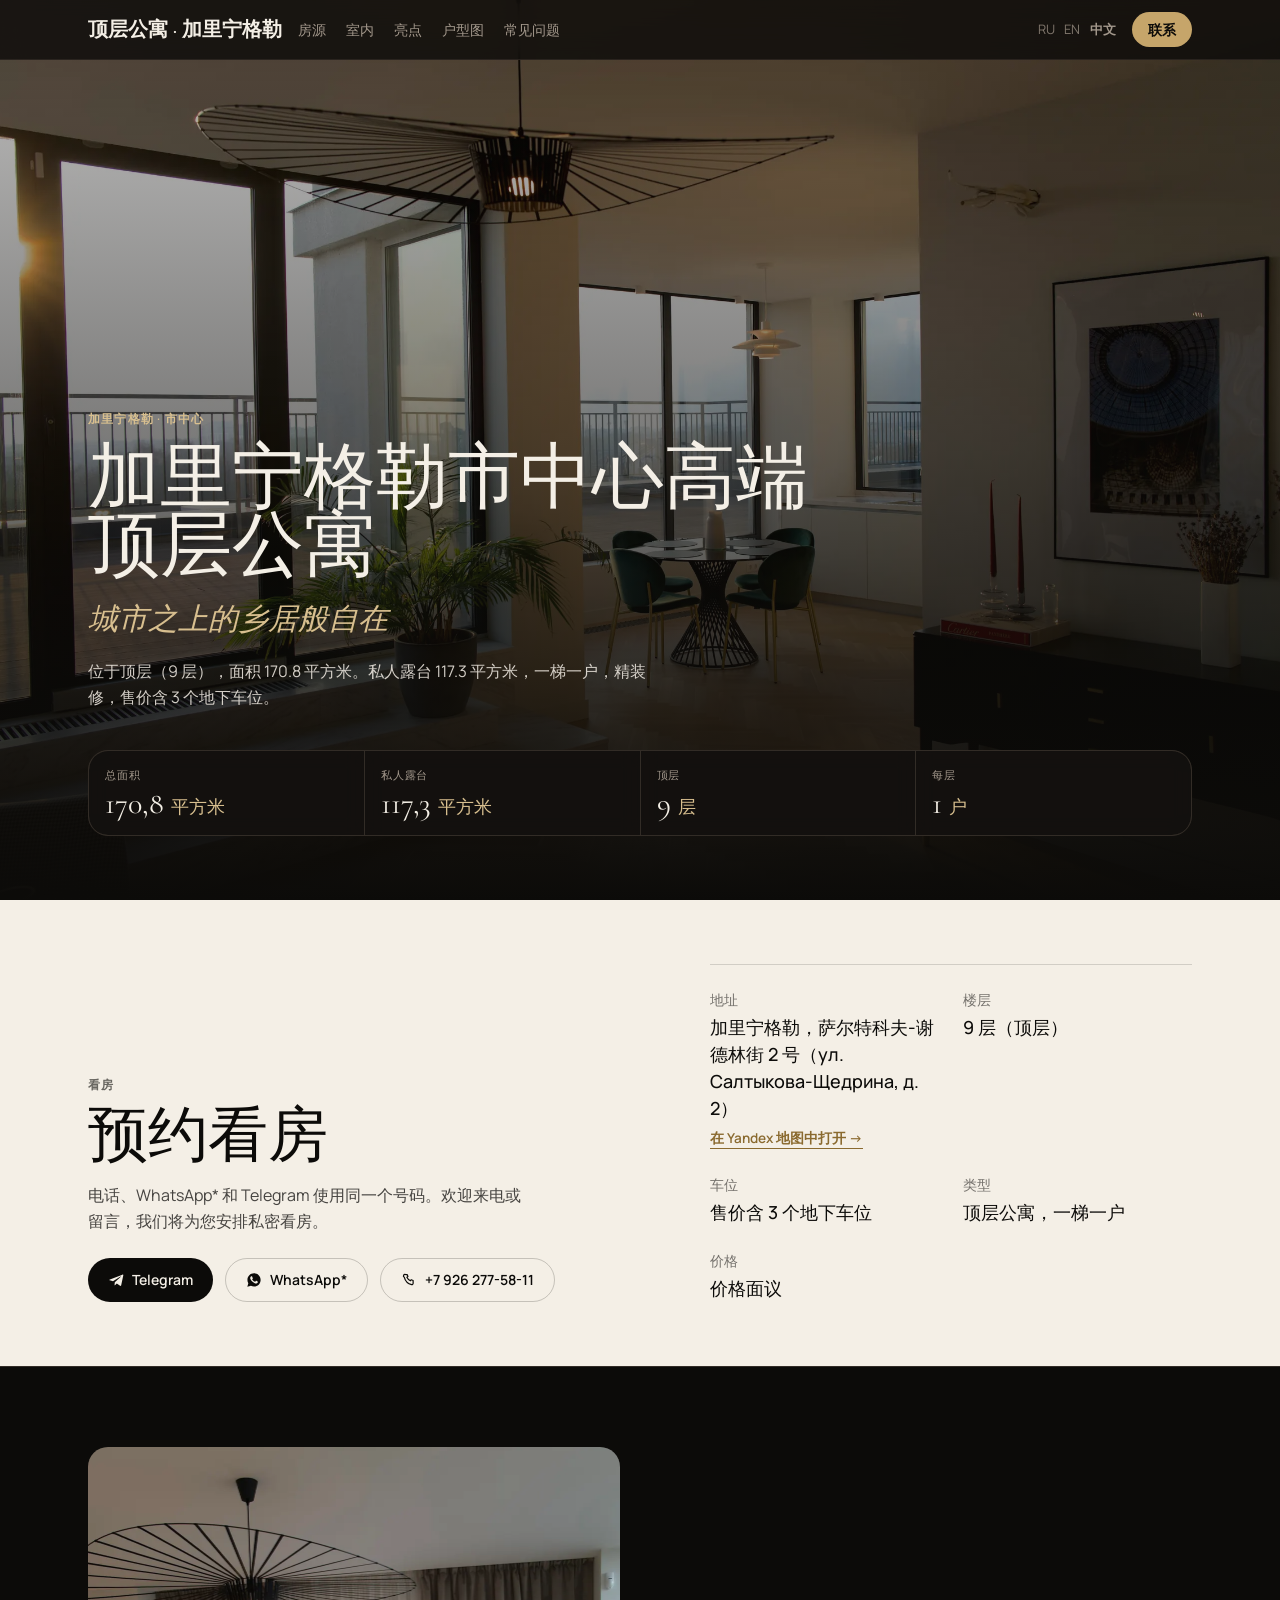
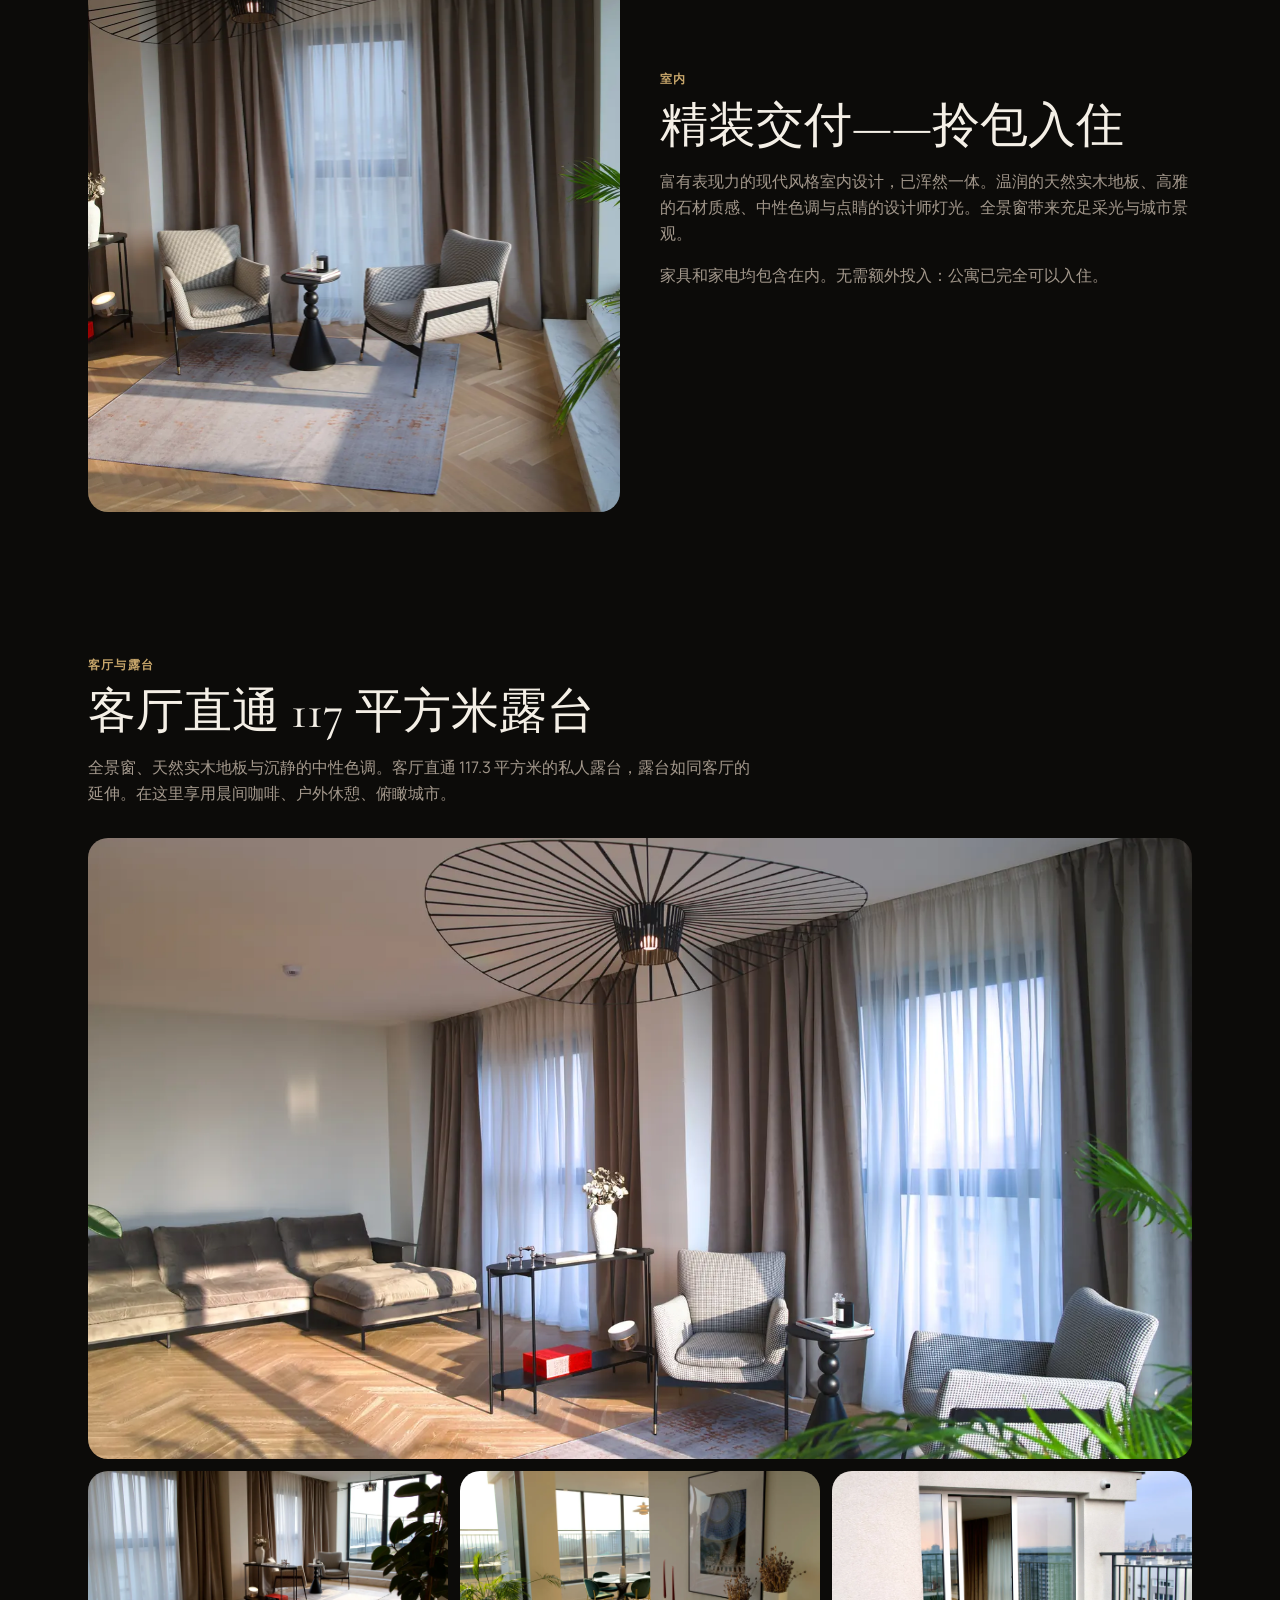
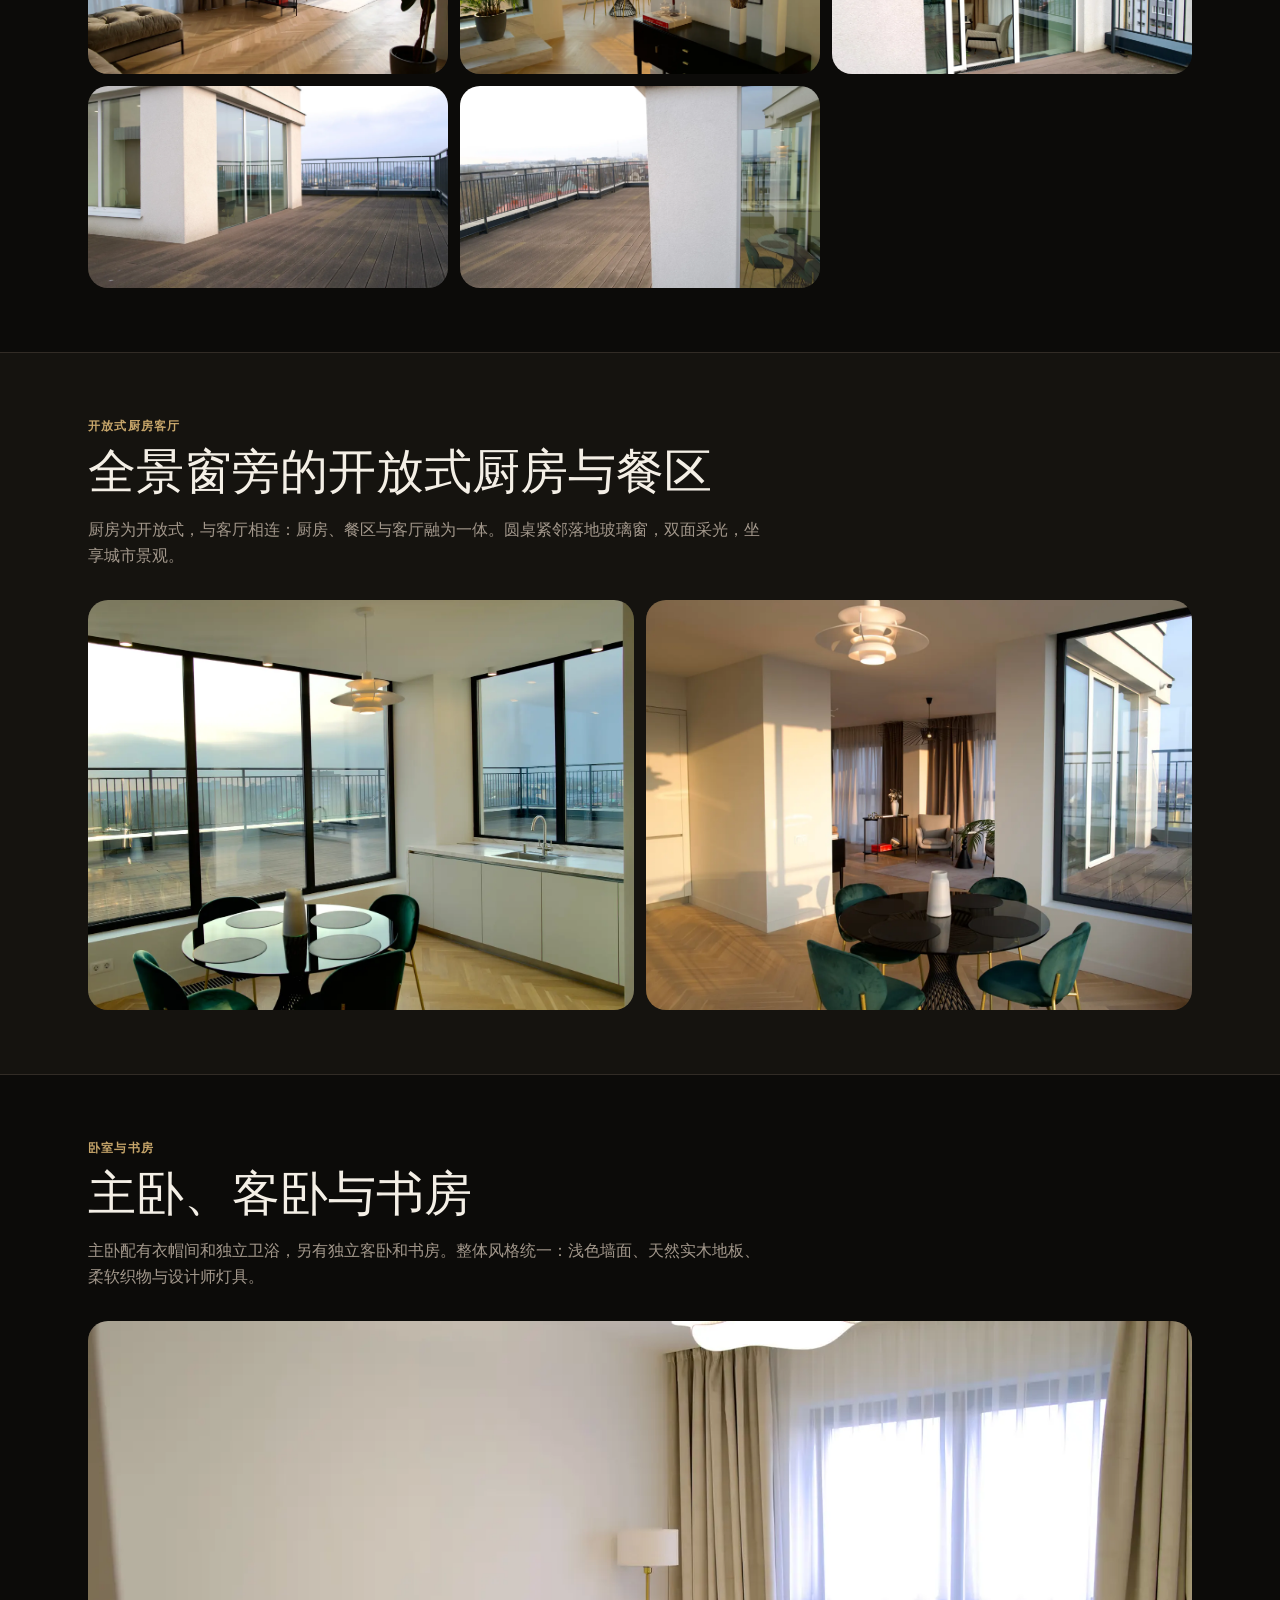
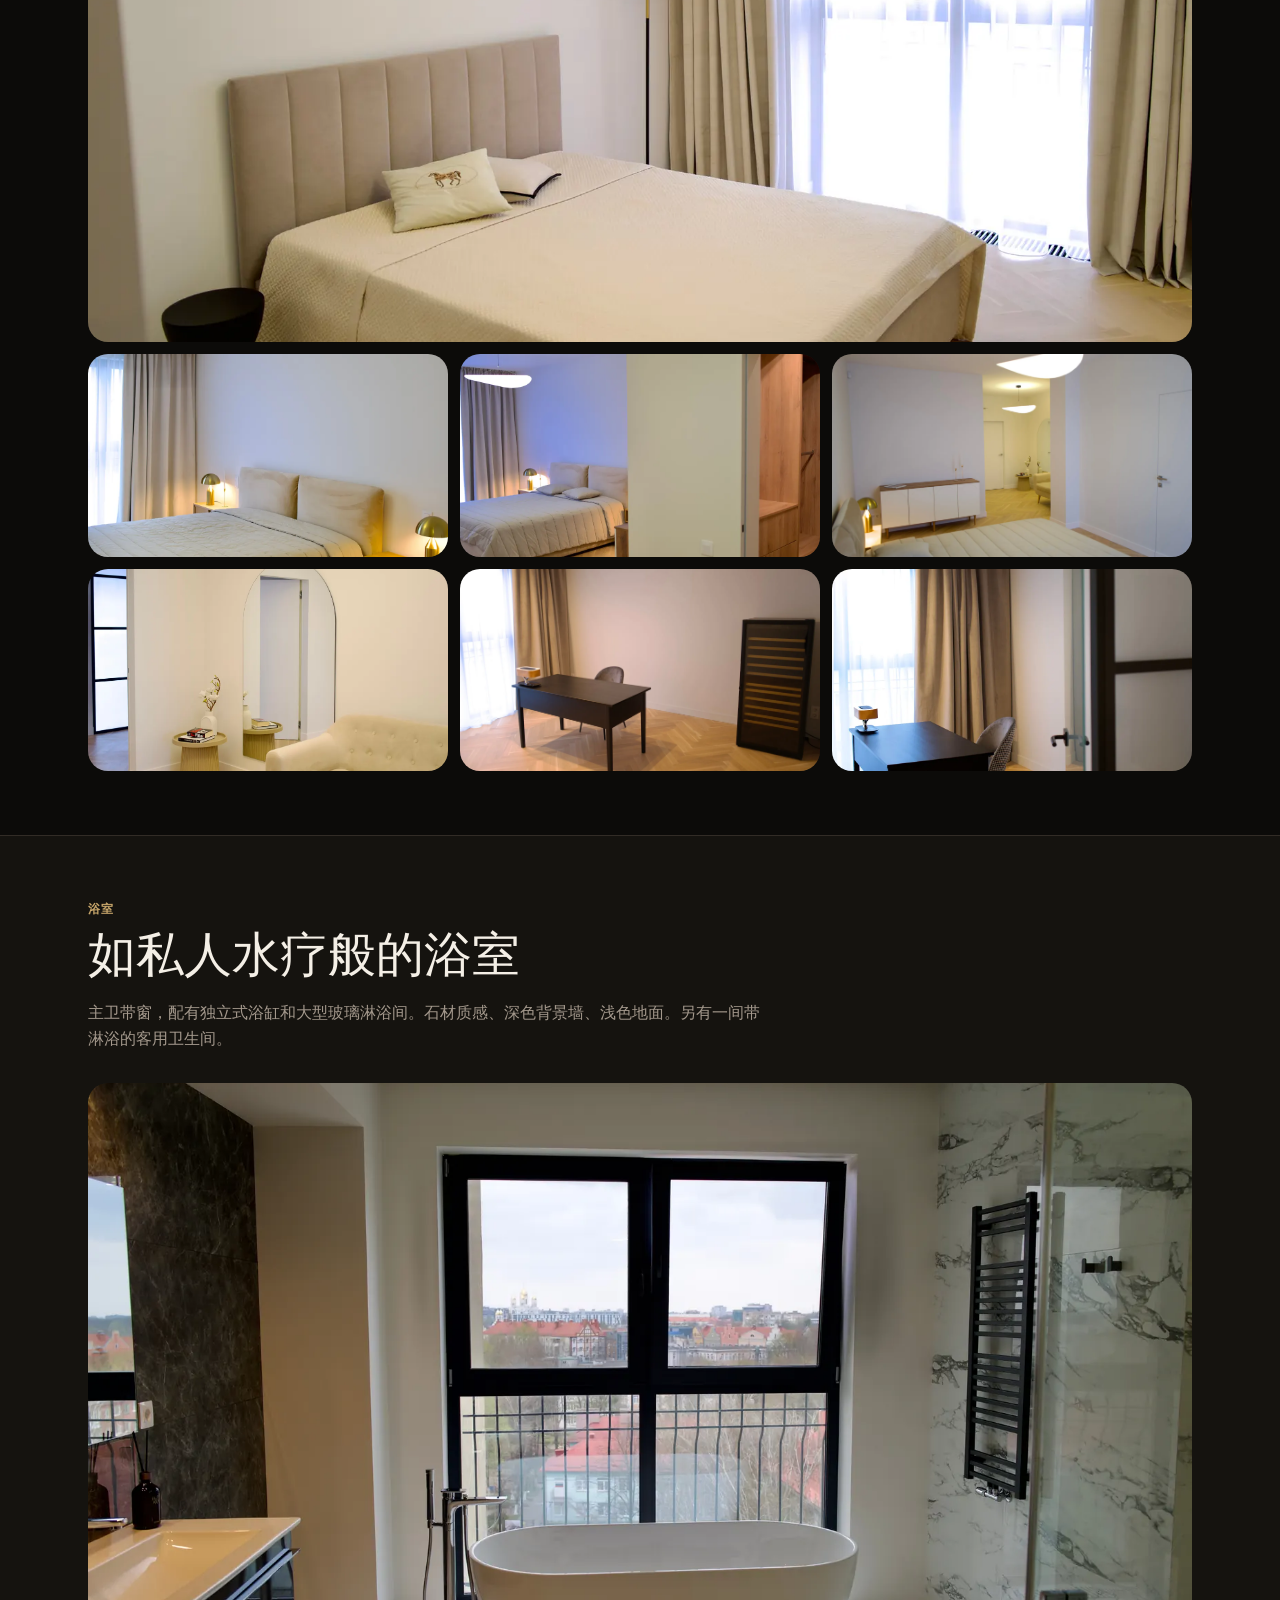
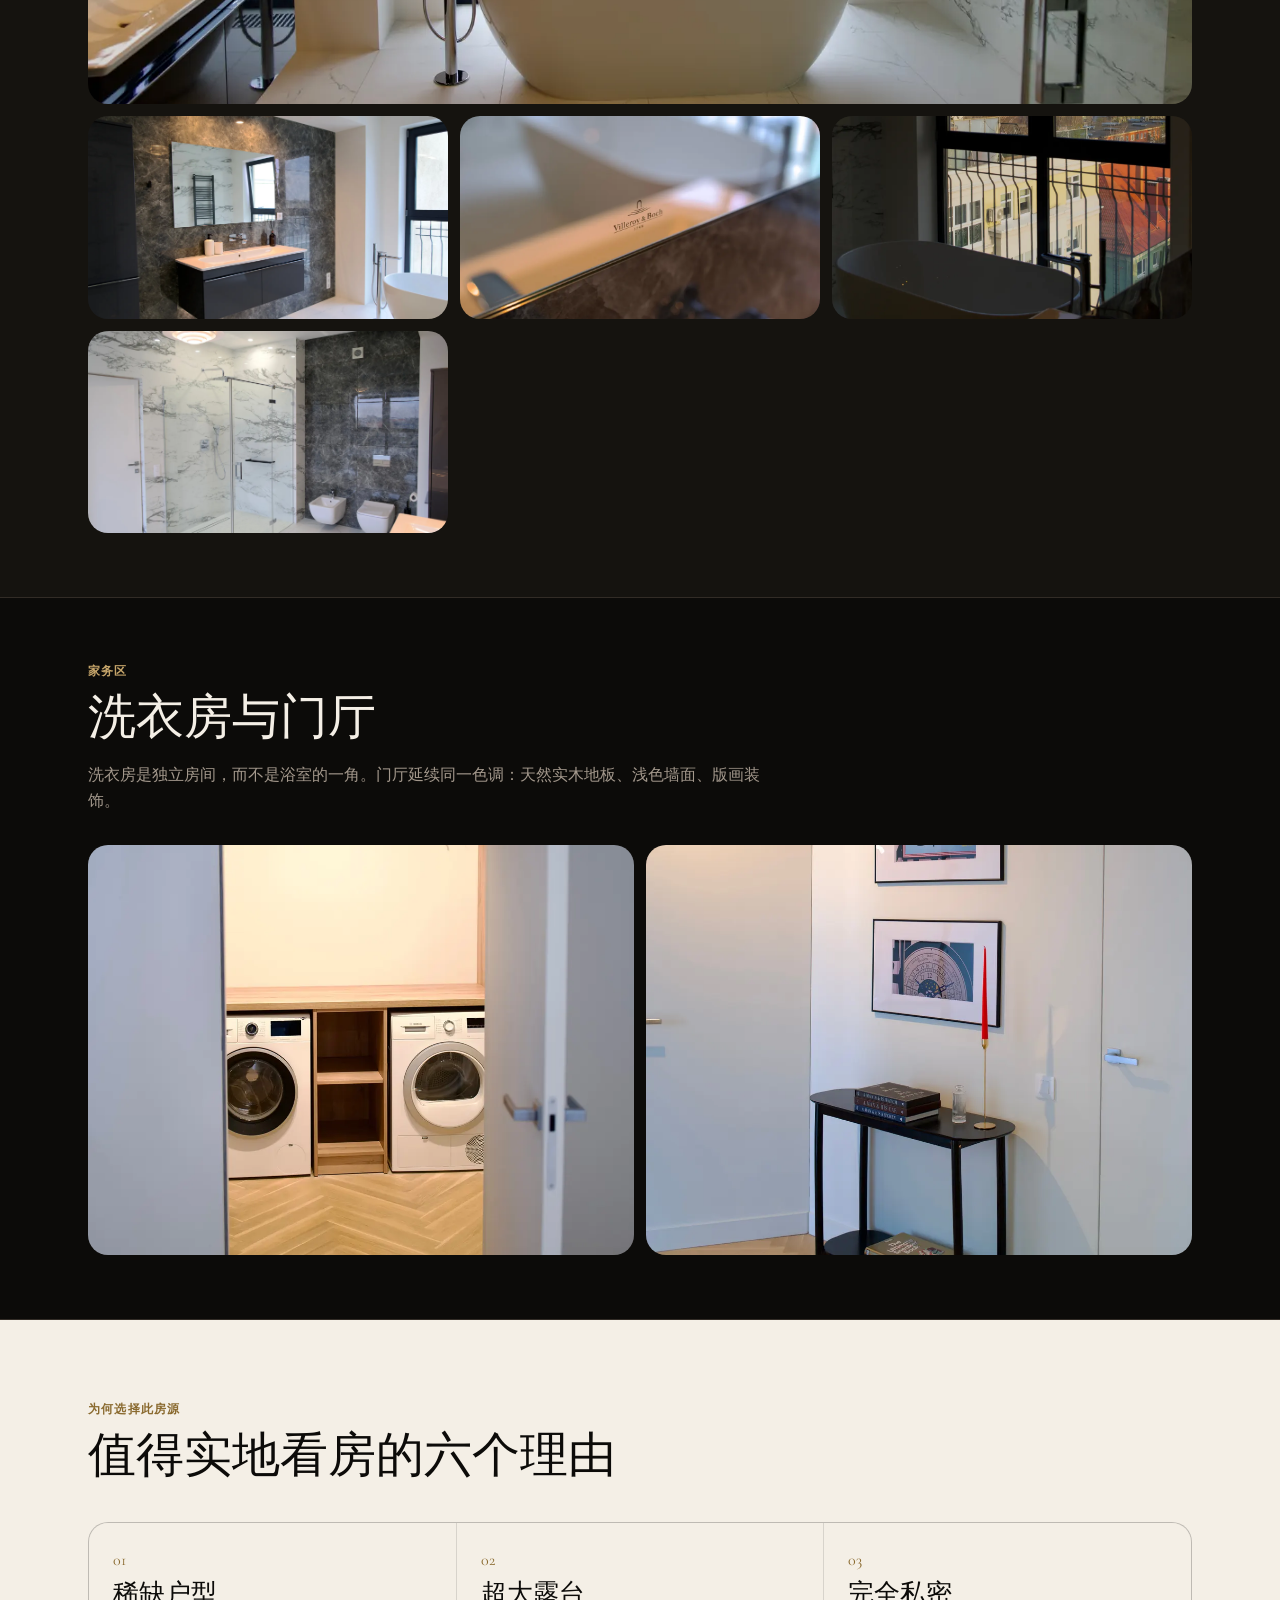
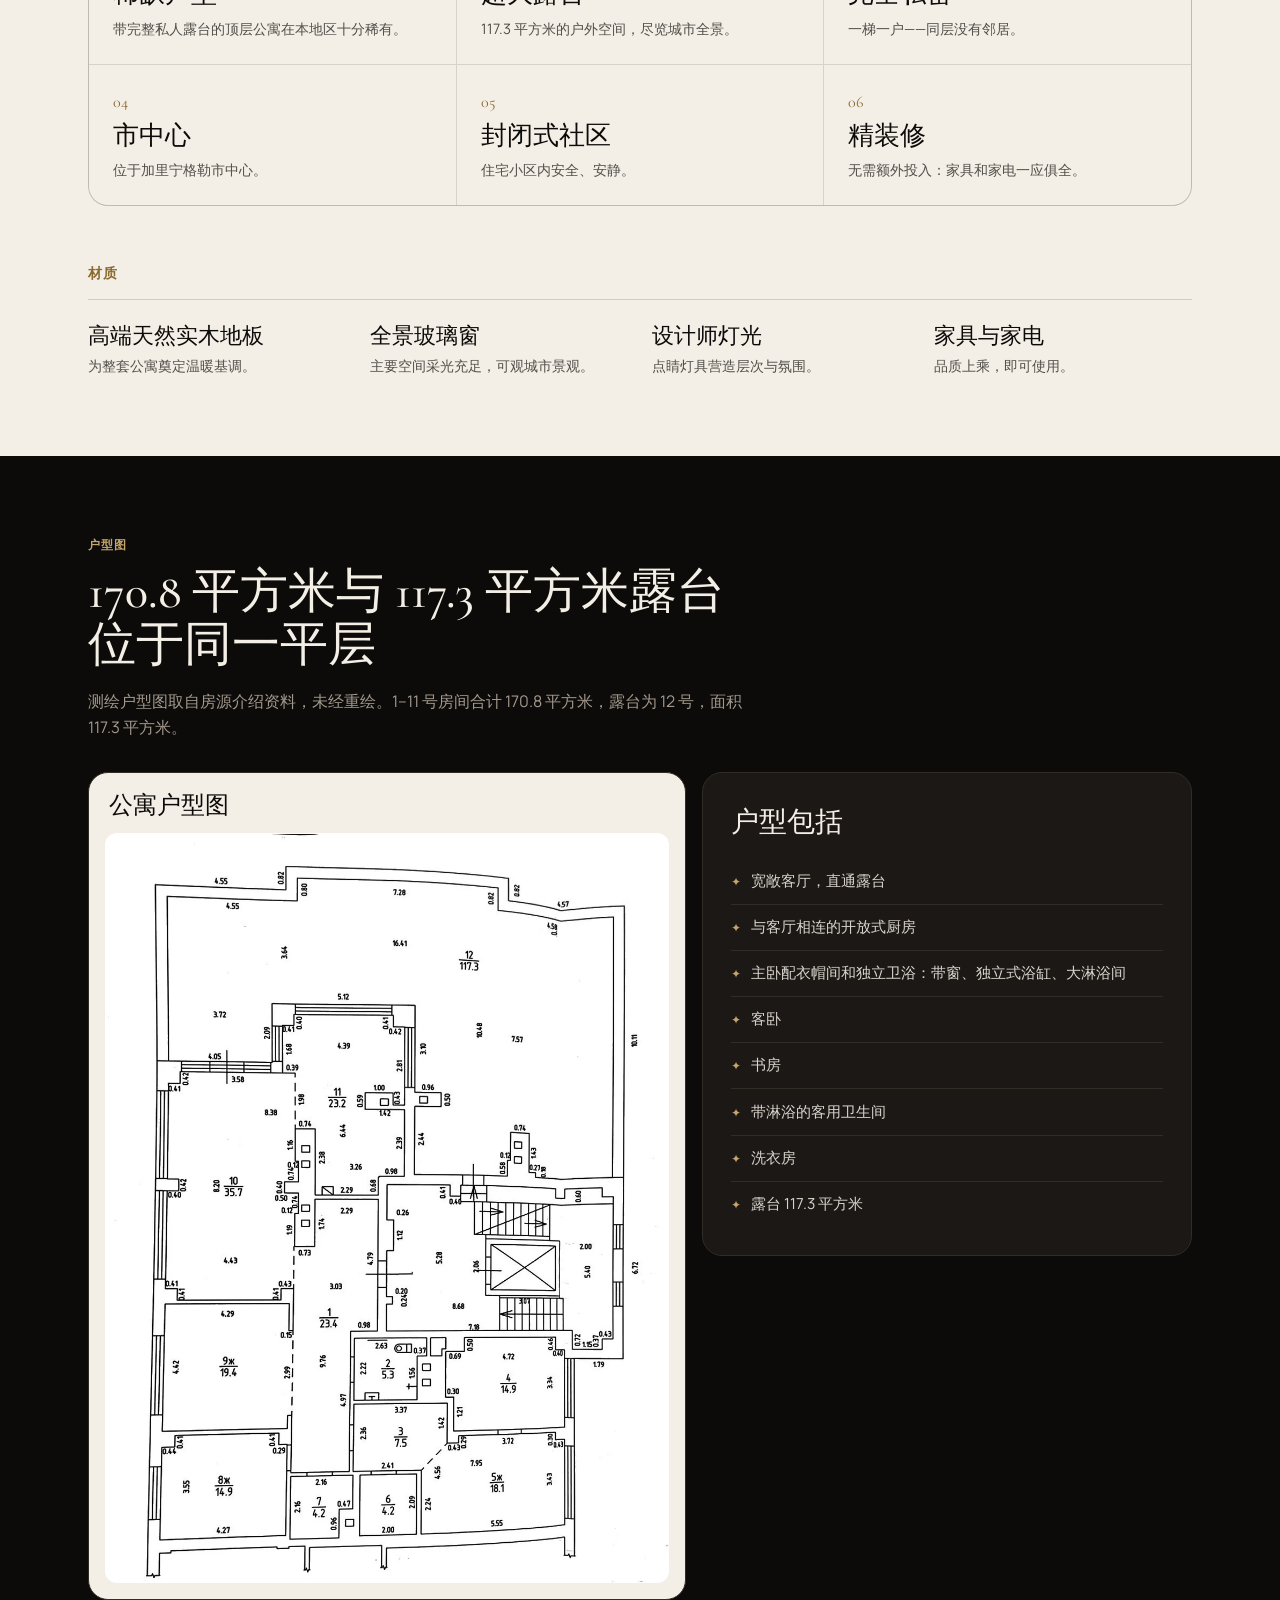
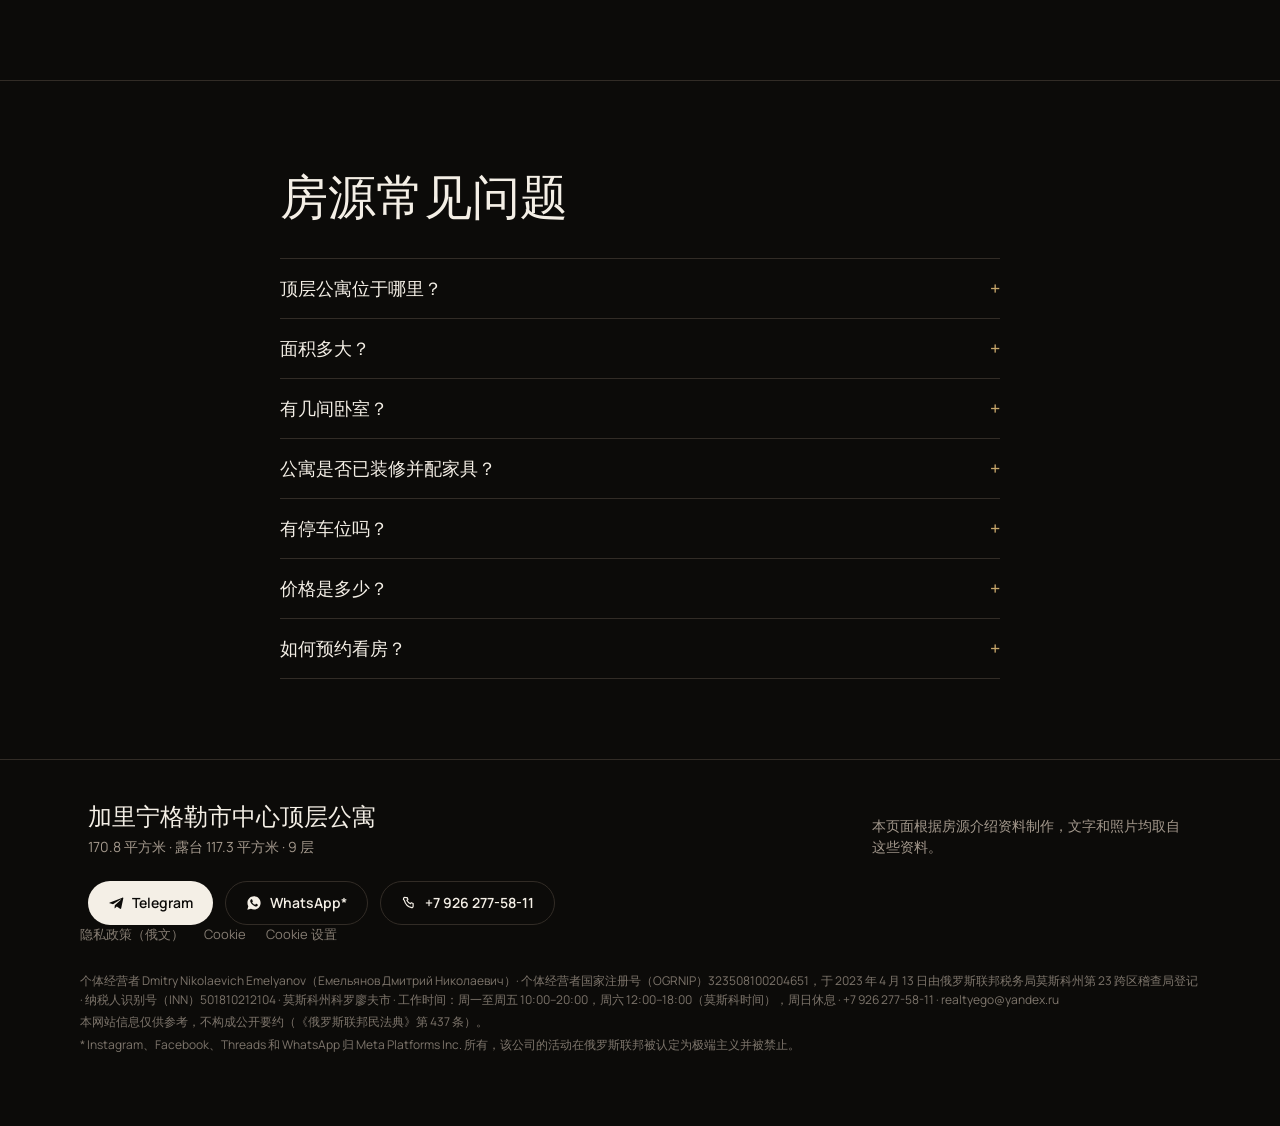
<file: zh/index.html>
<!DOCTYPE html>
<html lang="zh-Hans">
<head>
<meta charset="utf-8">
<meta name="viewport" content="width=device-width, initial-scale=1">
<title>加里宁格勒市中心顶层公寓出售：170.8 平方米，带 117.3 平方米露台</title>
<meta name="description" content="加里宁格勒市中心高端顶层公寓：170.8 平方米，私人露台 117.3 平方米，位于顶层（9 层），一梯一户，精装修可拎包入住，售价含 3 个地下车位。">
<meta property="og:title" content="加里宁格勒市中心顶层公寓 · 170.8 平方米 + 117.3 平方米露台">
<meta property="og:description" content="顶层，一梯一户，精装修，3 个地下车位。">
<link rel="canonical" href="https://realtyego.github.io/penthouse-kaliningrad/zh/">
<meta name="robots" content="index, follow, max-image-preview:large">
<meta property="og:type" content="website">
<meta property="og:locale" content="zh_CN">
<meta property="og:site_name" content="RealtyEGO">
<meta property="og:url" content="https://realtyego.github.io/penthouse-kaliningrad/zh/">
<meta property="og:image" content="https://realtyego.github.io/penthouse-kaliningrad/og.jpg">
<meta property="og:image:alt" content="顶层公寓客厅与全景落地窗，加里宁格勒">
<meta property="og:image:width" content="1200"><meta property="og:image:height" content="630">
<meta name="twitter:card" content="summary_large_image">
<meta name="twitter:title" content="加里宁格勒市中心顶层公寓 · 170.8 平方米 + 117.3 平方米露台">
<meta name="twitter:description" content="顶层，一梯一户，精装修，3 个地下车位。">
<meta name="twitter:image" content="https://realtyego.github.io/penthouse-kaliningrad/og.jpg">
<link rel="icon" href="../favicon.svg" type="image/svg+xml">
<link rel="preload" as="image" href="../photos/living-windows.webp" type="image/webp" fetchpriority="high">
<link rel="preconnect" href="https://fonts.googleapis.com"><link rel="preconnect" href="https://fonts.gstatic.com" crossorigin>
<link rel="stylesheet" href="https://fonts.googleapis.com/css2?family=Cormorant+Garamond:ital,wght@0,500;0,600;0,700;1,500;1,600&family=Manrope:wght@400;500;600;700&display=swap">
<link rel="stylesheet" href="../assets/styles.css">
<script type="application/ld+json">{"@context":"https://schema.org","@graph":[{"@type":"RealEstateListing","name":"加里宁格勒市中心高端顶层公寓","description":"170.8 平方米顶层公寓，位于顶层（9 层），带 117.3 平方米私人露台。一梯一户，封闭式社区，精装修，售价含 3 个地下车位。","inLanguage":"zh-Hans","url":"https://realtyego.github.io/penthouse-kaliningrad/zh/","image":["https://realtyego.github.io/penthouse-kaliningrad/photos/living-windows.jpg","https://realtyego.github.io/penthouse-kaliningrad/photos/terrace-wide.jpg","https://realtyego.github.io/penthouse-kaliningrad/photos/bath-window.jpg","https://realtyego.github.io/penthouse-kaliningrad/photos/plan.jpg"],"address":{"@type":"PostalAddress","streetAddress":"萨尔特科夫-谢德林街 2 号","addressLocality":"加里宁格勒","addressCountry":"RU"},"telephone":"+79262775811"},{"@type":"Apartment","url":"https://realtyego.github.io/penthouse-kaliningrad/zh/","name":"加里宁格勒市中心顶层公寓","floorSize":{"@type":"QuantitativeValue","value":170.8,"unitCode":"MTK"},"floorLevel":"9","address":{"@type":"PostalAddress","streetAddress":"萨尔特科夫-谢德林街 2 号","addressLocality":"加里宁格勒","addressCountry":"RU"},"amenityFeature":[{"@type":"LocationFeatureSpecification","name":"露台 117.3 平方米","value":true},{"@type":"LocationFeatureSpecification","name":"开放式厨房客厅","value":true},{"@type":"LocationFeatureSpecification","name":"地下停车位 3 个","value":true},{"@type":"LocationFeatureSpecification","name":"封闭式社区","value":true},{"@type":"LocationFeatureSpecification","name":"洗衣房","value":true}]}]}</script>
<link rel="stylesheet" href="https://realtyego.github.io/cookie_banner.css">
<link rel="alternate" hreflang="ru" href="https://realtyego.github.io/penthouse-kaliningrad/"><link rel="alternate" hreflang="en" href="https://realtyego.github.io/penthouse-kaliningrad/en/"><link rel="alternate" hreflang="zh-Hans" href="https://realtyego.github.io/penthouse-kaliningrad/zh/"><link rel="alternate" hreflang="x-default" href="https://realtyego.github.io/penthouse-kaliningrad/"><meta property="og:locale:alternate" content="ru_RU"><meta property="og:locale:alternate" content="en_US"><style>html[lang="zh-Hans"] body{font-family:Manrope,"PingFang SC","Hiragino Sans GB","Noto Sans SC","Source Han Sans SC","Microsoft YaHei",sans-serif}html[lang="zh-Hans"] h1,html[lang="zh-Hans"] h2,html[lang="zh-Hans"] h3{font-family:"Cormorant Garamond","Songti SC","Noto Serif SC","Source Han Serif SC",serif}</style></head>
<body>
<header class="topbar"><div class="wrap topbar-in">
<a href="#top" class="brand">顶层公寓 · 加里宁格勒</a>
<nav class="nav"><a href="#object">房源</a><a href="#rooms">室内</a><a href="#features">亮点</a><a href="#plans">户型图</a><a href="#faq">常见问题</a></nav>
<nav class="lang-switch" aria-label="语言" style="display:flex;gap:.6rem;font-size:.8125rem;color:var(--muted);margin-left:auto;white-space:nowrap"><a href="/penthouse-kaliningrad/" hreflang="ru" lang="ru" style="color:inherit;opacity:.75">RU</a><a href="/penthouse-kaliningrad/en/" hreflang="en" lang="en" style="color:inherit;opacity:.75">EN</a><a href="/penthouse-kaliningrad/zh/" hreflang="zh-Hans" lang="zh-Hans" aria-current="page" style="color:inherit;font-weight:700;opacity:1">中文</a></nav><a href="#contact" class="pill" style="margin-left:0">联系</a>
</div></header>

<main>
<section id="top" class="hero">
<picture><source srcset="../photos/living-windows.webp" type="image/webp"><img src="../photos/living-windows.jpg" alt="顶层公寓客厅，配有全景落地窗" width="2400" height="1598" loading="eager" fetchpriority="high" decoding="async" class="hero-img"></picture>
<div class="hero-shade"></div>
<div class="wrap hero-in">
<p class="eyebrow light">加里宁格勒 · 市中心</p>
<h1 class="h1">加里宁格勒市中心高端顶层公寓</h1>
<p class="tagline">城市之上的乡居般自在</p>
<p class="hero-text">位于顶层（9 层），面积 170.8 平方米。私人露台 117.3 平方米，一梯一户，精装修，售价含 3 个地下车位。</p>
<dl class="stats">
<div><dt>总面积</dt><dd>170,8 <span>平方米</span></dd></div>
<div><dt>私人露台</dt><dd>117,3 <span>平方米</span></dd></div>
<div><dt>顶层</dt><dd>9 <span>层</span></dd></div>
<div><dt>每层</dt><dd>1 <span>户</span></dd></div>
</dl>
</div>
</section>

<section id="contact" class="contact"><div class="wrap contact-in">
<div>
<p class="eyebrow dark">看房</p>
<h2 class="h2 big">预约看房</h2>
<p class="contact-text">电话、WhatsApp* 和 Telegram 使用同一个号码。欢迎来电或留言，我们将为您安排私密看房。</p>
<div class="btns"><a href="https://t.me/realtyEGO" target="_blank" rel="noopener noreferrer" class="btn btn-solid"><svg viewBox="0 0 24 24" class="ico" aria-hidden="true" fill="currentColor"><path d="M21.6 4.2 2.9 11.1c-1.2.5-1.2 1.1-.2 1.4l4.8 1.5 11.2-7.1c.5-.3 1-.1.6.2l-9.1 8.2-.4 4.7c.5 0 .7-.2 1-.5l2.4-2.3 4.9 3.6c.9.5 1.5.2 1.7-.8l3.1-14.7c.3-1.3-.5-1.9-1.3-1.5Z"></path></svg>Telegram</a><a href="https://wa.me/79262775811?text=%E6%82%A8%E5%A5%BD%EF%BC%81%E6%88%91%E5%AF%B9%E5%8A%A0%E9%87%8C%E5%AE%81%E6%A0%BC%E5%8B%92%E5%B8%82%E4%B8%AD%E5%BF%83%E7%9A%84%E9%A1%B6%E5%B1%82%E5%85%AC%E5%AF%93%EF%BC%88170.8%20%E5%B9%B3%E6%96%B9%E7%B1%B3%EF%BC%8C%E5%B8%A6%20117.3%20%E5%B9%B3%E6%96%B9%E7%B1%B3%E9%9C%B2%E5%8F%B0%EF%BC%89%E6%84%9F%E5%85%B4%E8%B6%A3%E3%80%82" target="_blank" rel="noopener noreferrer" class="btn btn-line-dark"><svg viewBox="0 0 24 24" class="ico" aria-hidden="true" fill="currentColor"><path d="M12.04 2C6.58 2 2.15 6.4 2.15 11.83c0 1.74.46 3.44 1.33 4.94L2 22l5.39-1.41a10 10 0 0 0 4.65 1.18h.01c5.46 0 9.89-4.4 9.89-9.83C21.94 6.4 17.5 2 12.04 2Zm5.76 13.86c-.24.68-1.4 1.25-1.94 1.33-.5.07-1.12.1-1.81-.11-.41-.13-.95-.31-1.64-.61-2.88-1.25-4.76-4.15-4.9-4.35-.14-.19-1.16-1.54-1.16-2.94s.73-2.08 1-2.37c.26-.28.57-.35.76-.35.19 0 .38 0 .55.01.17.01.41-.07.64.49.24.58.81 2 .88 2.15.07.14.12.32.02.51-.1.2-.15.32-.29.49-.14.17-.3.38-.43.51-.14.14-.29.29-.12.57.16.28.73 1.21 1.57 1.96 1.08.96 1.99 1.26 2.27 1.4.28.14.44.12.6-.07.16-.19.69-.8.87-1.08.18-.27.37-.23.62-.14.25.09 1.6.75 1.87.89.28.14.46.2.53.32.07.12.07.68-.17 1.36Z"></path></svg>WhatsApp*</a><a href="tel:+79262775811" class="btn btn-line-dark"><svg viewBox="0 0 24 24" class="ico" aria-hidden="true" fill="none" stroke="currentColor" stroke-width="1.8"><path stroke-linecap="round" stroke-linejoin="round" d="M7 3.8h2.2l1.2 3-1.6 1a12 12 0 0 0 5.4 5.4l1-1.6 3 1.2V17a2 2 0 0 1-2.2 2A15.2 15.2 0 0 1 5 8a2 2 0 0 1 2-4.2Z"></path></svg>+7 926 277-58-11</a></div>
</div>
<dl class="facts">
<div><dt>地址</dt><dd>加里宁格勒，萨尔特科夫-谢德林街 2 号（ул. Салтыкова-Щедрина, д. 2）<br><a class="maplink" href="https://yandex.ru/maps/?text=%D0%9A%D0%B0%D0%BB%D0%B8%D0%BD%D0%B8%D0%BD%D0%B3%D1%80%D0%B0%D0%B4%2C%20%D1%83%D0%BB.%20%D0%A1%D0%B0%D0%BB%D1%82%D1%8B%D0%BA%D0%BE%D0%B2%D0%B0-%D0%A9%D0%B5%D0%B4%D1%80%D0%B8%D0%BD%D0%B0%2C%20%D0%B4.%202" target="_blank" rel="noopener noreferrer">在 Yandex 地图中打开 →</a></dd></div>
<div><dt>楼层</dt><dd>9 层（顶层）</dd></div>
<div><dt>车位</dt><dd>售价含 3 个地下车位</dd></div>
<div><dt>类型</dt><dd>顶层公寓，一梯一户</dd></div>
<div><dt>价格</dt><dd>价格面议</dd></div>
</dl>
</div></section>

<section id="object" class="wrap py20"><div class="object">
<button type="button" class="tile tile-tall" data-full="../photos/living-chairs.jpg" aria-label="查看照片：客厅"><picture><source srcset="../photos/living-chairs.webp" type="image/webp"><img src="../photos/living-chairs.jpg" alt="客厅：两把扶手椅、地毯和设计师吊灯" width="1065" height="1600" loading="lazy" decoding="async"></picture></button>
<div>
<p class="eyebrow">室内</p>
<h2 class="h2">精装交付——拎包入住</h2>
<p class="lead">富有表现力的现代风格室内设计，已浑然一体。温润的天然实木地板、高雅的石材质感、中性色调与点睛的设计师灯光。全景窗带来充足采光与城市景观。</p>
<p class="lead">家具和家电均包含在内。无需额外投入：公寓已完全可以入住。</p>
</div>
</div></section>

<section id="rooms">
<article id="living" class="room"><div class="wrap py16"><p class="eyebrow">客厅与露台</p><h2 class="h2">客厅直通 117 平方米露台</h2><p class="lead">全景窗、天然实木地板与沉静的中性色调。客厅直通 117.3 平方米的私人露台，露台如同客厅的延伸。在这里享用晨间咖啡、户外休憩、俯瞰城市。</p><div class="grid-photos"><button type="button" class="tile tile-big" data-full="../photos/living-sofa.jpg" aria-label="查看照片：客厅，全景窗、沙发区与天然实木地板"><picture><source srcset="../photos/living-sofa.webp" type="image/webp"><img src="../photos/living-sofa.jpg" alt="客厅，全景窗、沙发区与天然实木地板" width="1600" height="1066" loading="lazy" decoding="async"></picture></button><button type="button" class="tile" data-full="../photos/living-wide.jpg" aria-label="查看照片：客厅：落地窗帘、坐墩和窗边小书桌"><picture><source srcset="../photos/living-wide.webp" type="image/webp"><img src="../photos/living-wide.jpg" alt="客厅：落地窗帘、坐墩和窗边小书桌" width="1600" height="1065" loading="lazy" decoding="async"></picture></button><button type="button" class="tile" data-full="../photos/living-console.jpg" aria-label="查看照片：客厅，玄关桌、画作并可望见餐区"><picture><source srcset="../photos/living-console.webp" type="image/webp"><img src="../photos/living-console.jpg" alt="客厅，玄关桌、画作并可望见餐区" width="1600" height="1065" loading="lazy" decoding="async"></picture></button><button type="button" class="tile" data-full="../photos/terrace-door.jpg" aria-label="查看照片：客厅通往露台的出口"><picture><source srcset="../photos/terrace-door.webp" type="image/webp"><img src="../photos/terrace-door.jpg" alt="客厅通往露台的出口" width="1600" height="1065" loading="lazy" decoding="async"></picture></button><button type="button" class="tile" data-full="../photos/terrace.jpg" aria-label="查看照片：木质地板露台与公寓全景玻璃幕墙"><picture><source srcset="../photos/terrace.webp" type="image/webp"><img src="../photos/terrace.jpg" alt="木质地板露台与公寓全景玻璃幕墙" width="1600" height="1065" loading="lazy" decoding="async"></picture></button><button type="button" class="tile" data-full="../photos/terrace-wide.jpg" aria-label="查看照片：顶层露台与城市景观"><picture><source srcset="../photos/terrace-wide.webp" type="image/webp"><img src="../photos/terrace-wide.jpg" alt="顶层露台与城市景观" width="1600" height="1065" loading="lazy" decoding="async"></picture></button></div></div></article>
<article id="kitchen" class="room"><div class="wrap py16"><p class="eyebrow">开放式厨房客厅</p><h2 class="h2">全景窗旁的开放式厨房与餐区</h2><p class="lead">厨房为开放式，与客厅相连：厨房、餐区与客厅融为一体。圆桌紧邻落地玻璃窗，双面采光，坐享城市景观。</p><div class="grid-photos two"><button type="button" class="tile" data-full="../photos/dining-kitchen.jpg" aria-label="查看照片：全景窗旁的餐区与厨房"><picture><source srcset="../photos/dining-kitchen.webp" type="image/webp"><img src="../photos/dining-kitchen.jpg" alt="全景窗旁的餐区与厨房" width="1600" height="1065" loading="lazy" decoding="async"></picture></button><button type="button" class="tile" data-full="../photos/dining.jpg" aria-label="查看照片：餐区：圆桌、绿色餐椅、城市景观"><picture><source srcset="../photos/dining.webp" type="image/webp"><img src="../photos/dining.jpg" alt="餐区：圆桌、绿色餐椅、城市景观" width="1600" height="1066" loading="lazy" decoding="async"></picture></button></div></div></article>
<article id="bedrooms" class="room"><div class="wrap py16"><p class="eyebrow">卧室与书房</p><h2 class="h2">主卧、客卧与书房</h2><p class="lead">主卧配有衣帽间和独立卫浴，另有独立客卧和书房。整体风格统一：浅色墙面、天然实木地板、柔软织物与设计师灯具。</p><div class="grid-photos"><button type="button" class="tile tile-big" data-full="../photos/bedroom-2.jpg" aria-label="查看照片：卧室，大床与落地窗"><picture><source srcset="../photos/bedroom-2.webp" type="image/webp"><img src="../photos/bedroom-2.jpg" alt="卧室，大床与落地窗" width="1600" height="1066" loading="lazy" decoding="async"></picture></button><button type="button" class="tile" data-full="../photos/bedroom-1.jpg" aria-label="查看照片：卧室，床头柜与吊灯"><picture><source srcset="../photos/bedroom-1.webp" type="image/webp"><img src="../photos/bedroom-1.jpg" alt="卧室，床头柜与吊灯" width="1065" height="1600" loading="lazy" decoding="async"></picture></button><button type="button" class="tile" data-full="../photos/bedroom-1-door.jpg" aria-label="查看照片：卧室，可通往相邻房间"><picture><source srcset="../photos/bedroom-1-door.webp" type="image/webp"><img src="../photos/bedroom-1-door.jpg" alt="卧室，可通往相邻房间" width="1065" height="1600" loading="lazy" decoding="async"></picture></button><button type="button" class="tile" data-full="../photos/bedroom-room.jpg" aria-label="查看照片：房间，五斗柜并可望见走廊"><picture><source srcset="../photos/bedroom-room.webp" type="image/webp"><img src="../photos/bedroom-room.jpg" alt="房间，五斗柜并可望见走廊" width="1600" height="1066" loading="lazy" decoding="async"></picture></button><button type="button" class="tile" data-full="../photos/lounge-arch.jpg" aria-label="查看照片：沙发区与拱形门洞"><picture><source srcset="../photos/lounge-arch.webp" type="image/webp"><img src="../photos/lounge-arch.jpg" alt="沙发区与拱形门洞" width="1065" height="1600" loading="lazy" decoding="async"></picture></button><button type="button" class="tile" data-full="../photos/study.jpg" aria-label="查看照片：书房：书桌与酒柜"><picture><source srcset="../photos/study.webp" type="image/webp"><img src="../photos/study.jpg" alt="书房：书桌与酒柜" width="1600" height="1065" loading="lazy" decoding="async"></picture></button><button type="button" class="tile" data-full="../photos/study-door.jpg" aria-label="查看照片：书房，黑框玻璃门"><picture><source srcset="../photos/study-door.webp" type="image/webp"><img src="../photos/study-door.jpg" alt="书房，黑框玻璃门" width="1064" height="1600" loading="lazy" decoding="async"></picture></button></div></div></article>
<article id="baths" class="room"><div class="wrap py16"><p class="eyebrow">浴室</p><h2 class="h2">如私人水疗般的浴室</h2><p class="lead">主卫带窗，配有独立式浴缸和大型玻璃淋浴间。石材质感、深色背景墙、浅色地面。另有一间带淋浴的客用卫生间。</p><div class="grid-photos"><button type="button" class="tile tile-big" data-full="../photos/bath-window.jpg" aria-label="查看照片：主卫：窗边的独立式浴缸"><picture><source srcset="../photos/bath-window.webp" type="image/webp"><img src="../photos/bath-window.jpg" alt="主卫：窗边的独立式浴缸" width="1600" height="1065" loading="lazy" decoding="async"></picture></button><button type="button" class="tile" data-full="../photos/bath-vanity.jpg" aria-label="查看照片：浴室：石材墙面、悬挂式浴室柜、镜子"><picture><source srcset="../photos/bath-vanity.webp" type="image/webp"><img src="../photos/bath-vanity.jpg" alt="浴室：石材墙面、悬挂式浴室柜、镜子" width="1600" height="1066" loading="lazy" decoding="async"></picture></button><button type="button" class="tile" data-full="../photos/bath-detail.jpg" aria-label="查看照片：浴室：水龙头与石材台面"><picture><source srcset="../photos/bath-detail.webp" type="image/webp"><img src="../photos/bath-detail.jpg" alt="浴室：水龙头与石材台面" width="1064" height="1600" loading="lazy" decoding="async"></picture></button><button type="button" class="tile" data-full="../photos/bath-evening.jpg" aria-label="查看照片：傍晚的浴室：窗外城市景观"><picture><source srcset="../photos/bath-evening.webp" type="image/webp"><img src="../photos/bath-evening.jpg" alt="傍晚的浴室：窗外城市景观" width="1065" height="1600" loading="lazy" decoding="async"></picture></button><button type="button" class="tile" data-full="../photos/shower-room.jpg" aria-label="查看照片：大理石饰面卫生间与玻璃淋浴间"><picture><source srcset="../photos/shower-room.webp" type="image/webp"><img src="../photos/shower-room.jpg" alt="大理石饰面卫生间与玻璃淋浴间" width="1600" height="1066" loading="lazy" decoding="async"></picture></button></div></div></article>
<article id="service" class="room"><div class="wrap py16"><p class="eyebrow">家务区</p><h2 class="h2">洗衣房与门厅</h2><p class="lead">洗衣房是独立房间，而不是浴室的一角。门厅延续同一色调：天然实木地板、浅色墙面、版画装饰。</p><div class="grid-photos two"><button type="button" class="tile" data-full="../photos/laundry.jpg" aria-label="查看照片：洗衣房，配洗衣机和烘干机"><picture><source srcset="../photos/laundry.webp" type="image/webp"><img src="../photos/laundry.jpg" alt="洗衣房，配洗衣机和烘干机" width="1065" height="1600" loading="lazy" decoding="async"></picture></button><button type="button" class="tile" data-full="../photos/hall.jpg" aria-label="查看照片：门厅，玄关桌与墙上版画"><picture><source srcset="../photos/hall.webp" type="image/webp"><img src="../photos/hall.jpg" alt="门厅，玄关桌与墙上版画" width="1065" height="1600" loading="lazy" decoding="async"></picture></button></div></div></article>
</section>

<section id="features" class="features"><div class="wrap py20">
<p class="eyebrow">为何选择此房源</p>
<h2 class="h2">值得实地看房的六个理由</h2>
<ol class="adv">
<li><span>01</span><h3>稀缺户型</h3><p>带完整私人露台的顶层公寓在本地区十分稀有。</p></li>
<li><span>02</span><h3>超大露台</h3><p>117.3 平方米的户外空间，尽览城市全景。</p></li>
<li><span>03</span><h3>完全私密</h3><p>一梯一户——同层没有邻居。</p></li>
<li><span>04</span><h3>市中心</h3><p>位于加里宁格勒市中心。</p></li>
<li><span>05</span><h3>封闭式社区</h3><p>住宅小区内安全、安静。</p></li>
<li><span>06</span><h3>精装修</h3><p>无需额外投入：家具和家电一应俱全。</p></li>
</ol>
<div class="materials">
<p class="eyebrow">材质</p>
<ul>
<li><h3>高端天然实木地板</h3><p>为整套公寓奠定温暖基调。</p></li>
<li><h3>全景玻璃窗</h3><p>主要空间采光充足，可观城市景观。</p></li>
<li><h3>设计师灯光</h3><p>点睛灯具营造层次与氛围。</p></li>
<li><h3>家具与家电</h3><p>品质上乘，即可使用。</p></li>
</ul>
</div>
</div></section>

<section id="plans" class="wrap py20">
<p class="eyebrow">户型图</p>
<h2 class="h2">170.8 平方米与 117.3 平方米露台位于同一平层</h2>
<p class="lead">测绘户型图取自房源介绍资料，未经重绘。1–11 号房间合计 170.8 平方米，露台为 12 号，面积 117.3 平方米。</p>
<div class="plan-grid">
<button type="button" class="plan-card" data-full="../photos/plan.jpg" aria-label="查看户型图"><span class="plan-title">公寓户型图</span><picture><source srcset="../photos/plan.webp" type="image/webp"><img src="../photos/plan.jpg" alt="顶层公寓测绘户型图，含房间明细及 117.3 平方米露台" width="1051" height="1397" loading="lazy" decoding="async"></picture></button>
<div class="plan-list">
<h3>户型包括</h3>
<ul>
<li>宽敞客厅，直通露台</li>
<li>与客厅相连的开放式厨房</li>
<li>主卧配衣帽间和独立卫浴：带窗、独立式浴缸、大淋浴间</li>
<li>客卧</li>
<li>书房</li>
<li>带淋浴的客用卫生间</li>
<li>洗衣房</li>
<li>露台 117.3 平方米</li>
</ul>
</div>
</div>
</section>

<section id="faq" class="faq"><div class="wrap-narrow py20">
<h2 class="h2">房源常见问题</h2>
<div class="faq-list">
<details><summary>顶层公寓位于哪里？<span>+</span></summary><p>加里宁格勒，萨尔特科夫-谢德林街 2 号——市中心，住宅小区封闭式园区内。顶层（9 层）。 <a class="maplink" href="https://yandex.ru/maps/?text=%D0%9A%D0%B0%D0%BB%D0%B8%D0%BD%D0%B8%D0%BD%D0%B3%D1%80%D0%B0%D0%B4%2C%20%D1%83%D0%BB.%20%D0%A1%D0%B0%D0%BB%D1%82%D1%8B%D0%BA%D0%BE%D0%B2%D0%B0-%D0%A9%D0%B5%D0%B4%D1%80%D0%B8%D0%BD%D0%B0%2C%20%D0%B4.%202" target="_blank" rel="noopener noreferrer">Yandex 地图 →</a></p></details>
<details><summary>面积多大？<span>+</span></summary><p>公寓总面积 170.8 平方米，另有 117.3 平方米私人露台。</p></details>
<details><summary>有几间卧室？<span>+</span></summary><p>一间配衣帽间和独立卫浴的主卧、一间客卧和一间独立书房。另有带开放式厨房并直通露台的客厅、带淋浴的客用卫生间以及洗衣房。</p></details>
<details><summary>公寓是否已装修并配家具？<span>+</span></summary><p>是的。室内已完全可以入住：天然实木地板、石材质感、设计师灯光、高品质家具和家电。无需额外投入。</p></details>
<details><summary>有停车位吗？<span>+</span></summary><p>有，售价含 3 个地下停车位。</p></details>
<details><summary>价格是多少？<span>+</span></summary><p>价格面议。请致电 +7 926 277-58-11，或通过 WhatsApp* 或 Telegram 留言——我们将告知价格及交易条件。</p></details>
<details><summary>如何预约看房？<span>+</span></summary><p>请致电或通过 WhatsApp* 联系 +7 926 277-58-11，Telegram 请联系 @realtyEGO。</p></details>
</div>
</div></section>
</main>

<footer class="footer"><div class="wrap footer-in">
<div><p class="footer-title">加里宁格勒市中心顶层公寓</p><p>170.8 平方米 · 露台 117.3 平方米 · 9 层</p></div>
<p class="footer-note">本页面根据房源介绍资料制作，文字和照片均取自这些资料。</p>
</div><div class="wrap"><div class="btns"><a href="https://t.me/realtyEGO" target="_blank" rel="noopener noreferrer" class="btn btn-ivory"><svg viewBox="0 0 24 24" class="ico" aria-hidden="true" fill="currentColor"><path d="M21.6 4.2 2.9 11.1c-1.2.5-1.2 1.1-.2 1.4l4.8 1.5 11.2-7.1c.5-.3 1-.1.6.2l-9.1 8.2-.4 4.7c.5 0 .7-.2 1-.5l2.4-2.3 4.9 3.6c.9.5 1.5.2 1.7-.8l3.1-14.7c.3-1.3-.5-1.9-1.3-1.5Z"></path></svg>Telegram</a><a href="https://wa.me/79262775811?text=%E6%82%A8%E5%A5%BD%EF%BC%81%E6%88%91%E5%AF%B9%E5%8A%A0%E9%87%8C%E5%AE%81%E6%A0%BC%E5%8B%92%E5%B8%82%E4%B8%AD%E5%BF%83%E7%9A%84%E9%A1%B6%E5%B1%82%E5%85%AC%E5%AF%93%EF%BC%88170.8%20%E5%B9%B3%E6%96%B9%E7%B1%B3%EF%BC%8C%E5%B8%A6%20117.3%20%E5%B9%B3%E6%96%B9%E7%B1%B3%E9%9C%B2%E5%8F%B0%EF%BC%89%E6%84%9F%E5%85%B4%E8%B6%A3%E3%80%82" target="_blank" rel="noopener noreferrer" class="btn btn-line"><svg viewBox="0 0 24 24" class="ico" aria-hidden="true" fill="currentColor"><path d="M12.04 2C6.58 2 2.15 6.4 2.15 11.83c0 1.74.46 3.44 1.33 4.94L2 22l5.39-1.41a10 10 0 0 0 4.65 1.18h.01c5.46 0 9.89-4.4 9.89-9.83C21.94 6.4 17.5 2 12.04 2Zm5.76 13.86c-.24.68-1.4 1.25-1.94 1.33-.5.07-1.12.1-1.81-.11-.41-.13-.95-.31-1.64-.61-2.88-1.25-4.76-4.15-4.9-4.35-.14-.19-1.16-1.54-1.16-2.94s.73-2.08 1-2.37c.26-.28.57-.35.76-.35.19 0 .38 0 .55.01.17.01.41-.07.64.49.24.58.81 2 .88 2.15.07.14.12.32.02.51-.1.2-.15.32-.29.49-.14.17-.3.38-.43.51-.14.14-.29.29-.12.57.16.28.73 1.21 1.57 1.96 1.08.96 1.99 1.26 2.27 1.4.28.14.44.12.6-.07.16-.19.69-.8.87-1.08.18-.27.37-.23.62-.14.25.09 1.6.75 1.87.89.28.14.46.2.53.32.07.12.07.68-.17 1.36Z"></path></svg>WhatsApp*</a><a href="tel:+79262775811" class="btn btn-line"><svg viewBox="0 0 24 24" class="ico" aria-hidden="true" fill="none" stroke="currentColor" stroke-width="1.8"><path stroke-linecap="round" stroke-linejoin="round" d="M7 3.8h2.2l1.2 3-1.6 1a12 12 0 0 0 5.4 5.4l1-1.6 3 1.2V17a2 2 0 0 1-2.2 2A15.2 15.2 0 0 1 5 8a2 2 0 0 1 2-4.2Z"></path></svg>+7 926 277-58-11</a></div></div><div class="cc-footer-links" style="max-width:72rem;margin:0 auto;padding:0 1rem 1.5rem;display:flex;flex-wrap:wrap;gap:.5rem 1.25rem;font-size:.8125rem;opacity:.8"><a href="https://realtyego.github.io/privacy/" style="color:inherit">隐私政策（俄文）</a><a href="https://realtyego.github.io/cookies/" style="color:inherit">Cookie</a><a href="#" data-cookie-settings style="color:inherit">Cookie 设置</a></div><div class="cc-legal" style="max-width:72rem;margin:0 auto;padding:0 1rem 1.75rem;font-size:.75rem;line-height:1.55;opacity:.75">
<p style="margin:.25rem 0">个体经营者 Dmitry Nikolaevich Emelyanov（Емельянов Дмитрий Николаевич）· 个体经营者国家注册号（OGRNIP）323508100204651，于 2023 年 4 月 13 日由俄罗斯联邦税务局莫斯科州第 23 跨区稽查局登记 · 纳税人识别号（INN）501810212104 · 莫斯科州科罗廖夫市 · 工作时间：周一至周五 10:00–20:00，周六 12:00–18:00（莫斯科时间），周日休息 · <a href="tel:+79262775811" style="color:inherit;white-space:nowrap">+7 926 277-58-11</a> · <a href="mailto:realtyego@yandex.ru" style="color:inherit">realtyego@yandex.ru</a></p>
<p style="margin:.25rem 0">本网站信息仅供参考，不构成公开要约（《俄罗斯联邦民法典》第 437 条）。</p>
<p style="margin:.25rem 0">* Instagram、Facebook、Threads 和 WhatsApp 归 Meta Platforms Inc. 所有，该公司的活动在俄罗斯联邦被认定为极端主义并被禁止。</p>
</div></footer>

<div class="mobilebar"><a href="https://t.me/realtyEGO" target="_blank" rel="noopener noreferrer">Telegram</a><a href="https://wa.me/79262775811?text=%E6%82%A8%E5%A5%BD%EF%BC%81%E6%88%91%E5%AF%B9%E5%8A%A0%E9%87%8C%E5%AE%81%E6%A0%BC%E5%8B%92%E5%B8%82%E4%B8%AD%E5%BF%83%E7%9A%84%E9%A1%B6%E5%B1%82%E5%85%AC%E5%AF%93%EF%BC%88170.8%20%E5%B9%B3%E6%96%B9%E7%B1%B3%EF%BC%8C%E5%B8%A6%20117.3%20%E5%B9%B3%E6%96%B9%E7%B1%B3%E9%9C%B2%E5%8F%B0%EF%BC%89%E6%84%9F%E5%85%B4%E8%B6%A3%E3%80%82" target="_blank" rel="noopener noreferrer">WhatsApp*</a><a href="tel:+79262775811">致电</a></div>

<div class="lightbox" id="lb" hidden><button type="button" class="lb-close" aria-label="关闭">×</button><button type="button" class="lb-prev" aria-label="上一张">‹</button><img alt=""><button type="button" class="lb-next" aria-label="下一张">›</button></div>
<script src="../assets/app.js" defer></script>
<script src="https://realtyego.github.io/cookie_banner.js" defer></script></body>
</html>
</file>
<file: assets/styles.css>
:root{--ink:#0c0b09;--ink2:#15130f;--ivory:#f4efe6;--line:#322c26;--muted:#a3988c;--panel:#1b1815;--gold:#c6a56a;--gold2:#d8bf8f;--r:1.25rem;
--display:"Cormorant Garamond","Iowan Old Style","Palatino Linotype",serif;--sans:Manrope,ui-sans-serif,system-ui,sans-serif}
*,*::before,*::after{box-sizing:border-box}
html{scroll-behavior:smooth;-webkit-font-smoothing:antialiased}
body{margin:0;background:var(--ink);color:var(--ivory);font-family:var(--sans);font-size:16px;line-height:1.5}
img{display:block;max-width:100%}
a{color:inherit;text-decoration:none}
h1,h2,h3{font-family:var(--display);font-weight:500;margin:0}
p{margin:0}
.wrap{max-width:72rem;margin:0 auto;padding:0 1rem}
.wrap-narrow{max-width:48rem;margin:0 auto;padding:0 1rem}
@media(min-width:640px){.wrap,.wrap-narrow{padding:0 1.5rem}}
.py16{padding-top:4rem;padding-bottom:4rem}.py20{padding-top:5rem;padding-bottom:5rem}
.eyebrow{font-size:.75rem;font-weight:600;letter-spacing:.1em;text-transform:uppercase;color:var(--gold)}
.eyebrow.light{color:var(--gold2)}.eyebrow.dark{color:rgba(12,11,9,.6)}
.h1{margin-top:1rem;max-width:48rem;font-size:3rem;line-height:.95;color:var(--ivory)}
@media(min-width:640px){.h1{font-size:4.5rem}}
.h2{margin-top:.75rem;max-width:42rem;font-size:2.25rem;line-height:1.1}
@media(min-width:640px){.h2{font-size:3rem}}
.h2.big{font-size:3rem;line-height:1}@media(min-width:640px){.h2.big{font-size:3.75rem}}
.lead{margin-top:1rem;max-width:42rem;line-height:1.625;color:var(--muted)}
.todo{display:inline-block;padding:.05em .45em;border:1px dashed var(--gold);border-radius:.375rem;background:rgba(198,165,106,.14);color:#8a6a2f;font-family:var(--sans);font-size:.85em;font-weight:600;line-height:1.4}
.features .todo,.faq .todo,#rooms .todo,#plans .todo{color:var(--gold2)}
/* header */
.topbar{position:fixed;inset:0 0 auto 0;z-index:40;border-bottom:1px solid rgba(50,44,38,.7);background:rgba(12,11,9,.8);backdrop-filter:blur(12px)}
.topbar-in{display:flex;align-items:center;gap:1rem;padding-top:.75rem;padding-bottom:.75rem}
.brand{font-family:var(--display);font-size:1.25rem;font-weight:600;white-space:nowrap}
.nav{display:none;flex:1;gap:1.25rem;font-size:.875rem;color:var(--muted)}
.nav a:hover{color:var(--ivory)}
@media(min-width:768px){.nav{display:flex}}
.pill{margin-left:auto;border-radius:999px;background:var(--gold);color:var(--ink);padding:.45rem 1rem;font-size:.875rem;font-weight:600}
.pill:hover{background:var(--gold2)}
/* hero */
.hero{position:relative;min-height:100svh;overflow:hidden}
.hero picture,.hero-img{position:absolute;inset:0;width:100%;height:100%;object-fit:cover}
.hero-shade{position:absolute;inset:0;background:linear-gradient(to top,var(--ink),rgba(12,11,9,.55),rgba(12,11,9,.25))}
.hero-in{position:relative;display:flex;flex-direction:column;justify-content:flex-end;min-height:100svh;padding-top:7rem;padding-bottom:3rem}
@media(min-width:640px){.hero-in{padding-bottom:4rem}}
.tagline{margin-top:1rem;font-family:var(--display);font-style:italic;font-size:1.5rem;color:var(--gold2)}
@media(min-width:640px){.tagline{font-size:1.875rem}}
.hero-text{margin-top:1rem;max-width:36rem;color:rgba(244,239,230,.85);line-height:1.625}
.stats{margin:2.5rem 0 0;display:grid;grid-template-columns:repeat(2,1fr);gap:1px;overflow:hidden;border:1px solid var(--line);border-radius:var(--r);background:var(--line)}
@media(min-width:768px){.stats{grid-template-columns:repeat(4,1fr)}}
.stats div{background:rgba(12,11,9,.8);padding:1rem;backdrop-filter:blur(8px)}
.stats dt{font-size:.7rem;letter-spacing:.08em;text-transform:uppercase;color:var(--muted)}
.stats dd{margin:.35rem 0 0;font-family:var(--display);font-size:1.875rem;line-height:1}
.stats dd span{font-size:1.125rem;color:var(--gold2)}
/* contact */
.contact{border-bottom:1px solid var(--line);background:var(--ivory);color:var(--ink)}
.contact-in{display:grid;gap:2rem;padding-top:4rem;padding-bottom:4rem}
@media(min-width:1024px){.contact-in{grid-template-columns:1.1fr .9fr;align-items:end}}
.contact-text{margin-top:1rem;max-width:28rem;line-height:1.625;color:rgba(12,11,9,.75)}
.btns{margin-top:1.5rem;display:flex;flex-wrap:wrap;gap:.75rem}
.btn{display:inline-flex;min-height:2.75rem;align-items:center;gap:.5rem;border-radius:999px;padding:.625rem 1.25rem;font-size:.875rem;font-weight:600}
.ico{width:1rem;height:1rem}
.btn-solid{background:var(--ink);color:var(--ivory)}.btn-solid:hover{background:#26221d}
.btn-line-dark{border:1px solid rgba(12,11,9,.2);color:var(--ink)}.btn-line-dark:hover{background:rgba(12,11,9,.05)}
.btn-ivory{background:var(--ivory);color:var(--ink)}.btn-ivory:hover{background:#fff}
.btn-line{border:1px solid var(--line);color:var(--ivory)}.btn-line:hover{background:var(--panel)}
.facts{margin:0;display:grid;grid-template-columns:repeat(2,1fr);gap:1.5rem;border-top:1px solid rgba(12,11,9,.15);padding-top:1.5rem;font-size:.875rem}
.facts dt{color:rgba(12,11,9,.55)}.facts dd{margin:.25rem 0 0;font-size:1.125rem;font-weight:500}
/* object */
.object{display:grid;align-items:center;gap:2.5rem}
@media(min-width:1024px){.object{grid-template-columns:1fr 1fr}}
.object .lead+.lead{margin-top:1rem}
/* tiles */
.tile{position:relative;display:block;overflow:hidden;border:0;padding:0;margin:0;background:var(--panel);border-radius:var(--r);cursor:zoom-in;aspect-ratio:16/9}
.tile picture,.tile img{width:100%;height:100%;object-fit:cover;transition:transform .3s}
.tile:hover img{transform:scale(1.03)}
.tile-tall{aspect-ratio:4/5}
.room{border-bottom:1px solid var(--line);background:var(--ink)}
.room:nth-child(even){background:var(--ink2)}
.grid-photos{margin-top:2rem;display:grid;gap:.75rem;grid-template-columns:repeat(2,1fr)}
@media(min-width:768px){.grid-photos{grid-template-columns:repeat(3,1fr)}}
.grid-photos .tile-big{grid-column:1/-1}
@media(min-width:640px){.grid-photos.two{grid-template-columns:repeat(2,1fr)}}
.grid-photos.two{grid-template-columns:1fr}
@media(min-width:640px){.grid-photos.two{grid-template-columns:1fr 1fr}}
.grid-photos.two .tile{aspect-ratio:4/3}
/* features */
.features{background:var(--ivory);color:var(--ink)}
.features .eyebrow{color:#8a6a2f}
.features .todo{color:#8a6a2f}
.adv{list-style:none;margin:2.5rem 0 0;padding:0;display:grid;gap:1px;background:rgba(12,11,9,.12);border:1px solid rgba(12,11,9,.12);border-radius:var(--r);overflow:hidden}
@media(min-width:640px){.adv{grid-template-columns:repeat(2,1fr)}}
@media(min-width:1024px){.adv{grid-template-columns:repeat(3,1fr)}}
.adv li{background:var(--ivory);padding:1.5rem}
.adv span{font-family:var(--display);font-size:1rem;color:#8a6a2f}
.adv h3{margin-top:.5rem;font-size:1.6rem;line-height:1.1}
.adv p{margin-top:.5rem;font-size:.9rem;line-height:1.6;color:rgba(12,11,9,.7)}
.materials{margin-top:3.5rem}
.materials ul{list-style:none;margin:1rem 0 0;padding:0;display:grid;gap:1.5rem;border-top:1px solid rgba(12,11,9,.15);padding-top:1.5rem}
@media(min-width:768px){.materials ul{grid-template-columns:repeat(4,1fr)}}
.materials h3{font-size:1.35rem;line-height:1.15}
.materials p{margin-top:.4rem;font-size:.875rem;color:rgba(12,11,9,.7)}
/* plans */
.plan-grid{margin-top:2rem;display:grid;gap:1rem}
@media(min-width:1024px){.plan-grid{grid-template-columns:1.1fr .9fr;align-items:start}}
.plan-card{display:block;width:100%;border:1px solid var(--line);border-radius:var(--r);background:var(--ivory);padding:1rem;cursor:zoom-in;text-align:left}
.plan-title{display:block;margin:0 0 .75rem .25rem;font-family:var(--display);font-size:1.5rem;color:var(--ink)}
.plan-card img{width:100%;height:auto;border-radius:.75rem}
.plan-list{border:1px solid var(--line);border-radius:var(--r);background:var(--panel);padding:1.75rem}
.plan-list h3{font-size:1.75rem}
.plan-list ul{margin:1rem 0 0;padding:0;list-style:none}
.plan-list li{padding:.7rem 0;border-bottom:1px solid var(--line);color:rgba(244,239,230,.88);font-size:.95rem;line-height:1.5}
.plan-list li:last-child{border-bottom:0}
.plan-list li::before{content:"✦";color:var(--gold);margin-right:.6rem;font-size:.75rem}
/* faq */
.faq{border-top:1px solid var(--line)}
.faq-list{margin-top:2rem;border-top:1px solid var(--line);border-bottom:1px solid var(--line)}
.faq details{padding:1rem 0;border-bottom:1px solid var(--line)}
.faq details:last-child{border-bottom:0}
.faq summary{display:flex;justify-content:space-between;gap:1rem;cursor:pointer;list-style:none;font-size:1.125rem;font-weight:500}
.faq summary::-webkit-details-marker{display:none}
.faq summary span{color:var(--gold);transition:transform .2s}
.faq details[open] summary span{transform:rotate(45deg)}
.faq details p{margin-top:.75rem;max-width:42rem;font-size:.875rem;line-height:1.625;color:var(--muted)}
/* footer */
.footer{border-top:1px solid var(--line);padding-bottom:6rem;font-size:.875rem;color:var(--muted)}
@media(min-width:768px){.footer{padding-bottom:2.5rem}}
.footer-in{display:flex;flex-direction:column;gap:1rem;padding-top:2.5rem}
@media(min-width:640px){.footer-in{flex-direction:row;justify-content:space-between;align-items:flex-end}}
.footer-title{font-family:var(--display);font-size:1.5rem;color:var(--ivory)}
.footer-note{max-width:20rem}
/* mobile bar */
.mobilebar{position:fixed;inset:auto 0 0 0;z-index:40;display:grid;grid-template-columns:repeat(3,1fr);gap:.5rem;padding:.75rem;border-top:1px solid var(--line);background:rgba(12,11,9,.95);backdrop-filter:blur(12px);text-align:center;font-size:.875rem;font-weight:600}
.mobilebar a{border-radius:999px;padding:.6rem 0;border:1px solid var(--line)}
.mobilebar a:first-child{background:var(--gold);color:var(--ink);border-color:var(--gold)}
@media(min-width:768px){.mobilebar{display:none}}
/* lightbox */
.lightbox{position:fixed;inset:0;z-index:60;display:flex;align-items:center;justify-content:center;background:rgba(12,11,9,.95);padding:1rem}
.lightbox[hidden]{display:none}
.lightbox img{max-width:100%;max-height:90vh;border-radius:.75rem}
.lightbox button{position:absolute;border:0;background:transparent;color:var(--ivory);font-size:2.5rem;cursor:pointer;padding:.5rem 1rem}
.lb-close{top:.5rem;right:.5rem}.lb-prev{left:.25rem}.lb-next{right:.25rem}
.maplink{display:inline-block;margin-top:.35rem;font-size:.85rem;font-weight:600;color:#8a6a2f;border-bottom:1px solid currentColor}.faq .maplink{color:var(--gold)}
</file>
